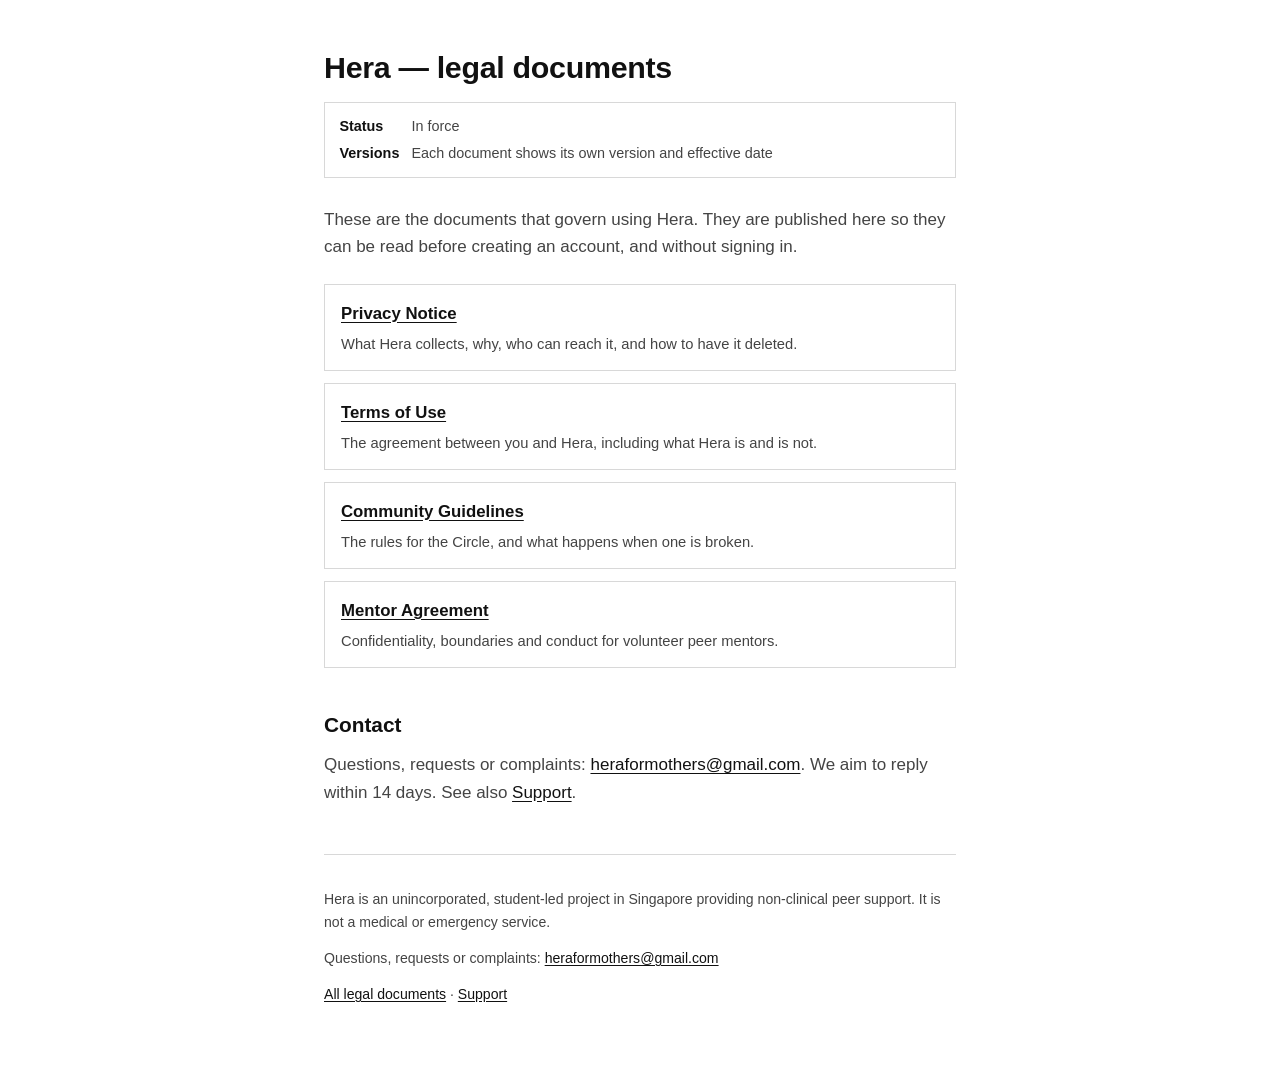
<file: index.html>
<!DOCTYPE html>
<html lang="en-SG">
<head>
<meta charset="utf-8">
<meta name="viewport" content="width=device-width, initial-scale=1">
<meta name="description" content="Hera&#x27;s Terms of Use, Privacy Notice, Community Guidelines and Mentor Agreement.">
<title>Legal &middot; Hera</title>
<link rel="stylesheet" href="./assets/style.css">
</head>
<body>
<main class="wrap">

<h1>Hera &mdash; legal documents</h1>
<div class="docmeta"><dl>
<dt>Status</dt><dd>In force</dd>
<dt>Versions</dt><dd>Each document shows its own version and effective date</dd>
</dl></div>
<p>These are the documents that govern using Hera. They are published here so they can be read
before creating an account, and without signing in.</p>
<ul class="doclist"><li><a href="./privacy/">Privacy Notice</a><p>What Hera collects, why, who can reach it, and how to have it deleted.</p></li><li><a href="./terms/">Terms of Use</a><p>The agreement between you and Hera, including what Hera is and is not.</p></li><li><a href="./community-guidelines/">Community Guidelines</a><p>The rules for the Circle, and what happens when one is broken.</p></li><li><a href="./mentor-agreement/">Mentor Agreement</a><p>Confidentiality, boundaries and conduct for volunteer peer mentors.</p></li></ul>
<h2 id="contact">Contact</h2>
<p>Questions, requests or complaints: <a href="mailto:heraformothers@gmail.com">heraformothers@gmail.com</a>.
We aim to reply within 14 days. See also <a href="./support/">Support</a>.</p>
<footer>
<p>Hera is an unincorporated, student-led project in Singapore providing non-clinical peer support.
It is not a medical or emergency service.</p>
<p>Questions, requests or complaints: <a href="mailto:heraformothers@gmail.com">heraformothers@gmail.com</a></p>
<p><a href="./">All legal documents</a> &middot; <a href="./support/">Support</a></p>
</footer>
</main>
</body>
</html>
</file>
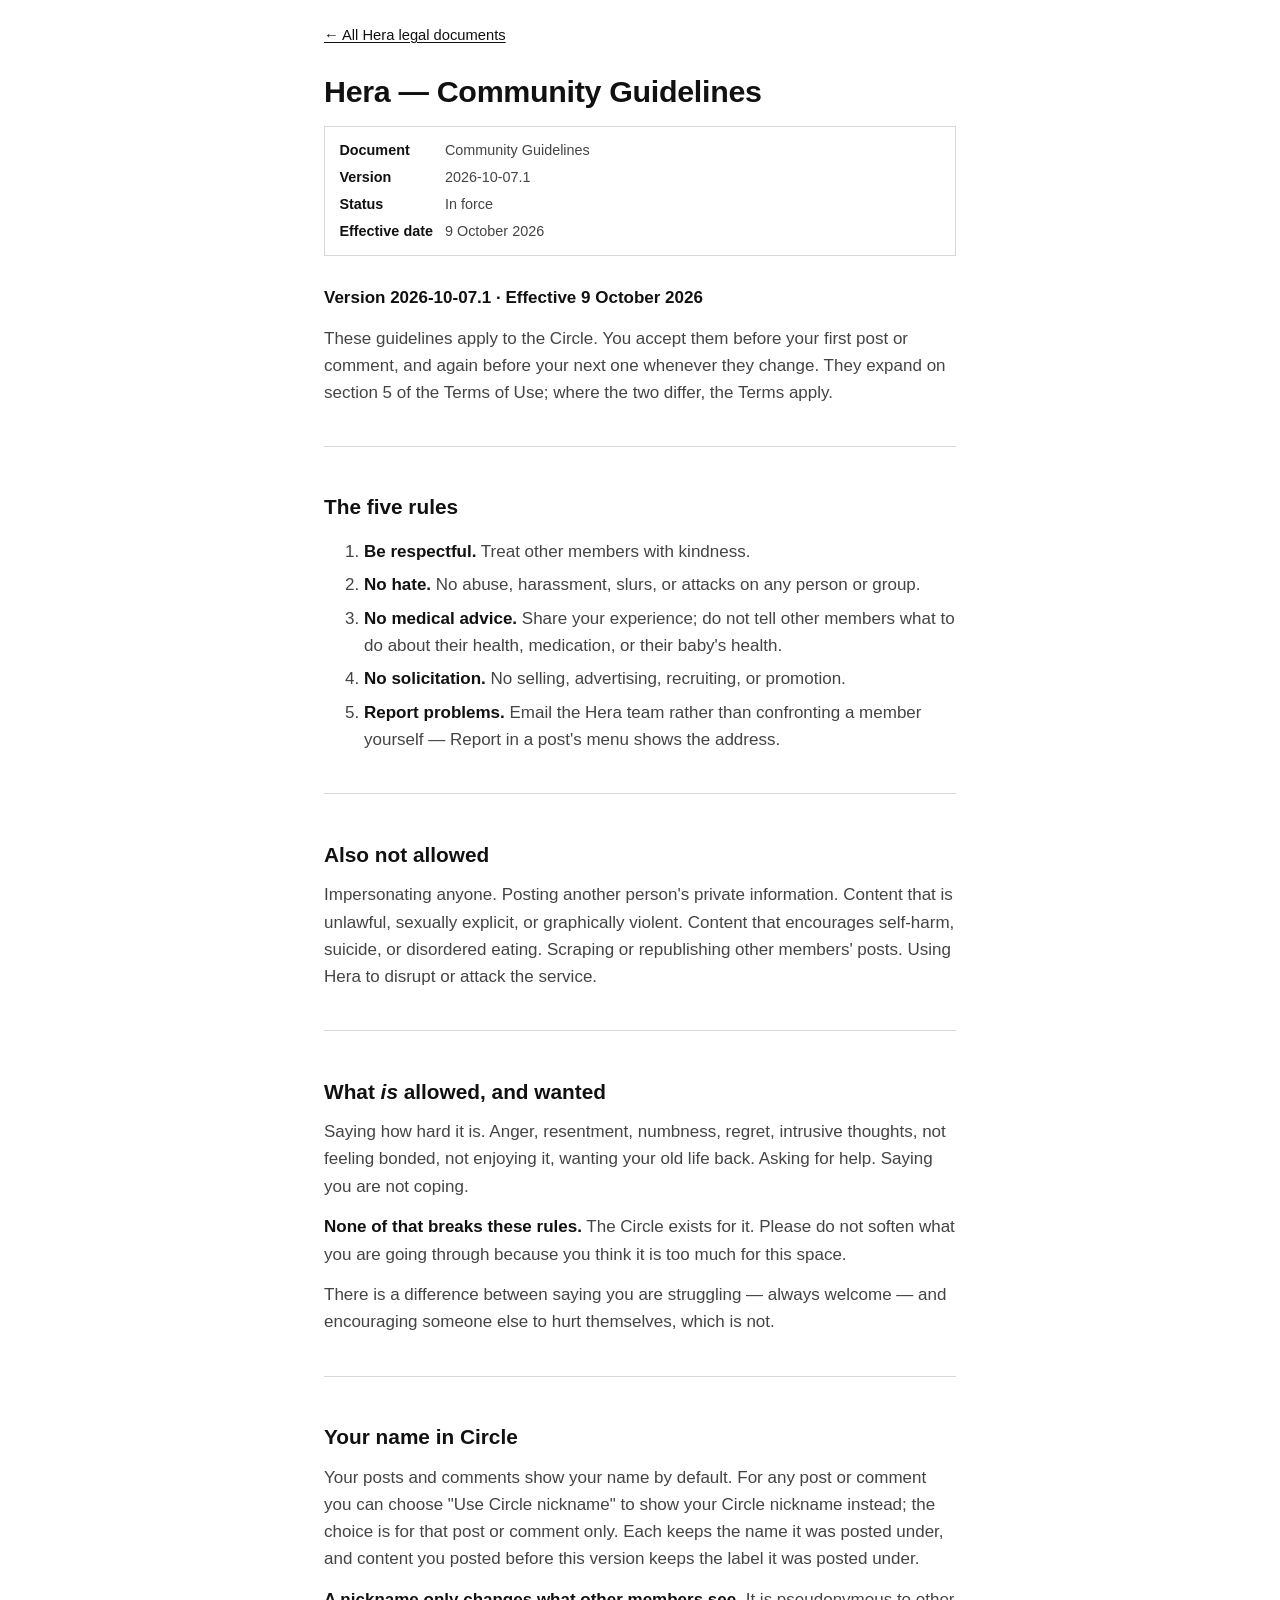
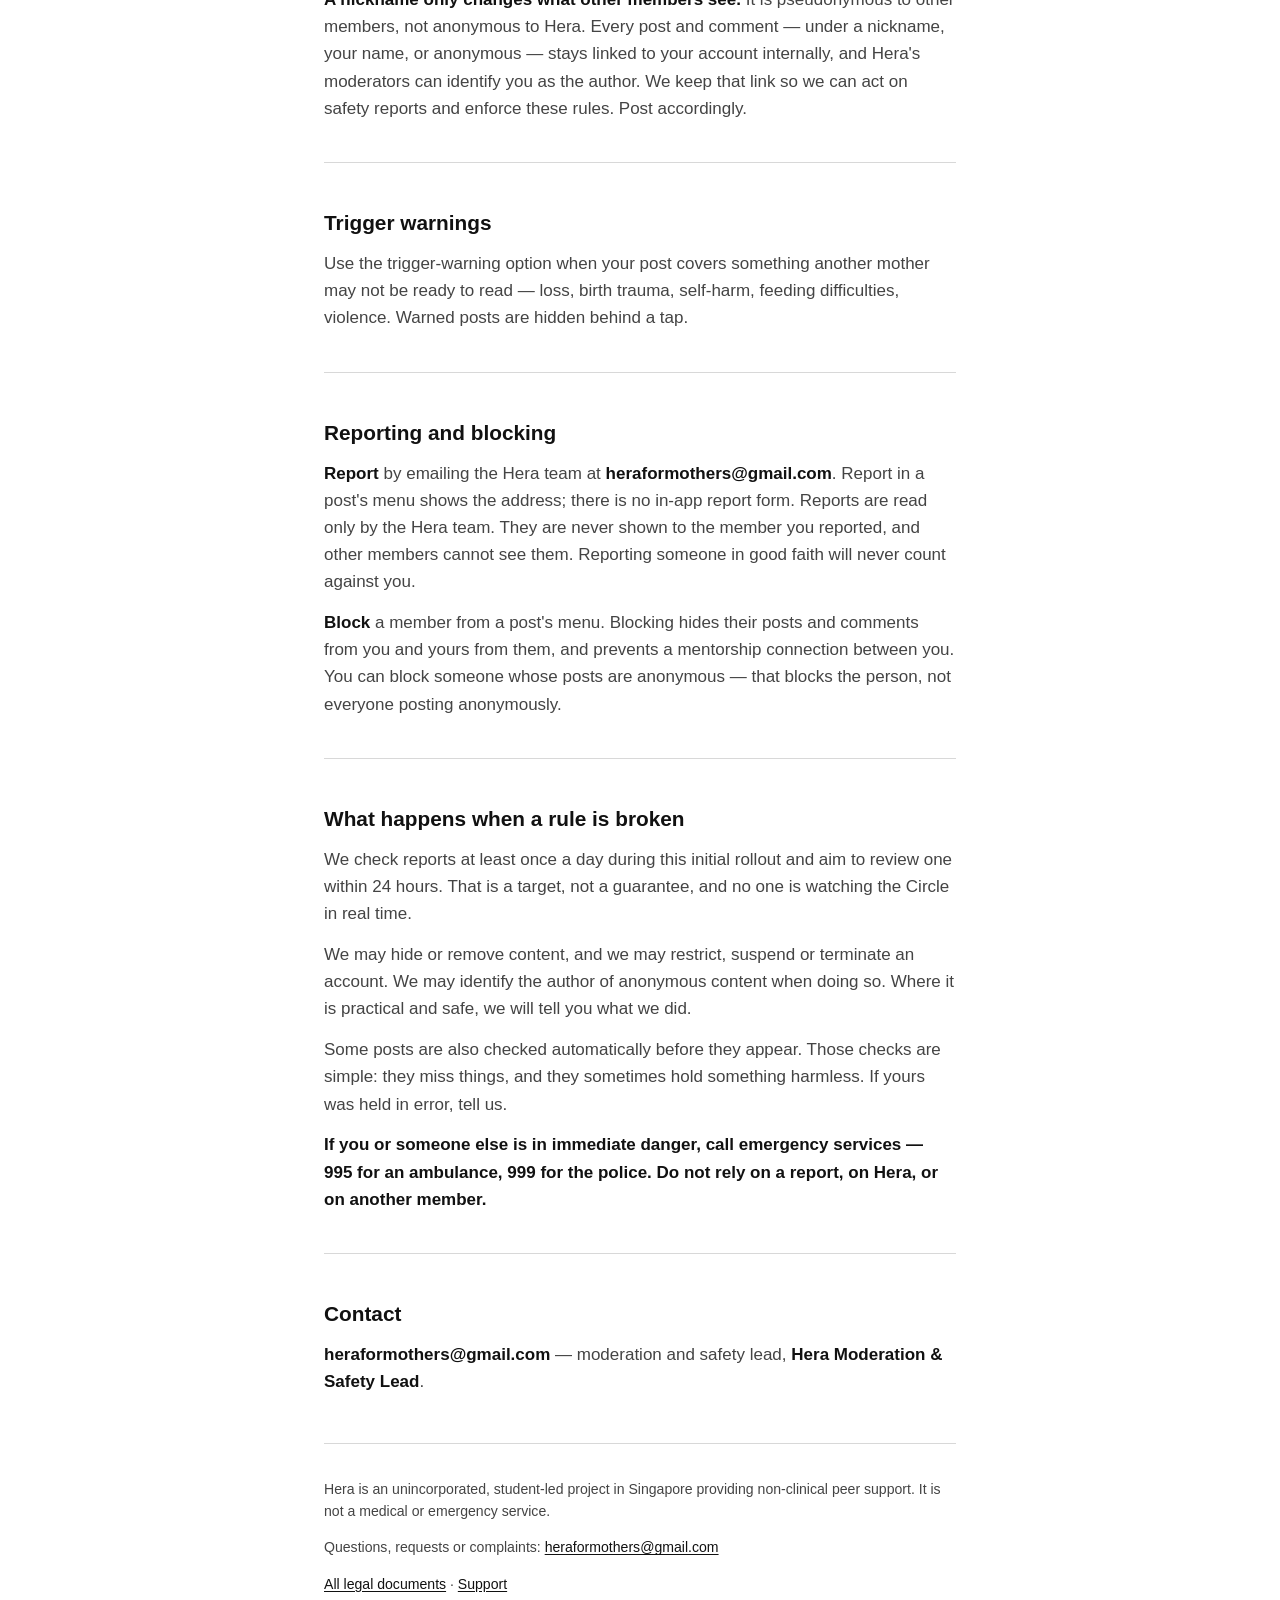
<file: community-guidelines/index.html>
<!DOCTYPE html>
<html lang="en-SG">
<head>
<meta charset="utf-8">
<meta name="viewport" content="width=device-width, initial-scale=1">
<meta name="description" content="The rules for the Circle, and what happens when one is broken.">
<title>Community Guidelines &middot; Hera</title>
<link rel="stylesheet" href="../assets/style.css">
</head>
<body>
<main class="wrap">
<p class="backlink"><a href="../">&larr; All Hera legal documents</a></p>
<h1>Hera — Community Guidelines</h1>
<div class="docmeta"><dl>
<dt>Document</dt><dd>Community Guidelines</dd>
<dt>Version</dt><dd>2026-10-07.1</dd>
<dt>Status</dt><dd>In force</dd>
<dt>Effective date</dt><dd>9 October 2026</dd>
</dl></div>
<p><strong>Version 2026-10-07.1 · Effective 9 October 2026</strong></p>
<p>These guidelines apply to the Circle. You accept them before your first post or comment, and again before your next one whenever they change. They expand on section 5 of the Terms of Use; where the two differ, the Terms apply.</p>
<hr>
<h2 id="the-five-rules">The five rules</h2>
<ol><li><strong>Be respectful.</strong> Treat other members with kindness.</li><li><strong>No hate.</strong> No abuse, harassment, slurs, or attacks on any person or group.</li><li><strong>No medical advice.</strong> Share your experience; do not tell other members what to do about their health, medication, or their baby's health.</li><li><strong>No solicitation.</strong> No selling, advertising, recruiting, or promotion.</li><li><strong>Report problems.</strong> Email the Hera team rather than confronting a member yourself — Report in a post's menu shows the address.</li></ol>
<hr>
<h2 id="also-not-allowed">Also not allowed</h2>
<p>Impersonating anyone. Posting another person's private information. Content that is unlawful, sexually explicit, or graphically violent. Content that encourages self-harm, suicide, or disordered eating. Scraping or republishing other members' posts. Using Hera to disrupt or attack the service.</p>
<hr>
<h2 id="what-is-allowed-and-wanted">What <em>is</em> allowed, and wanted</h2>
<p>Saying how hard it is. Anger, resentment, numbness, regret, intrusive thoughts, not feeling bonded, not enjoying it, wanting your old life back. Asking for help. Saying you are not coping.</p>
<p><strong>None of that breaks these rules.</strong> The Circle exists for it. Please do not soften what you are going through because you think it is too much for this space.</p>
<p>There is a difference between saying you are struggling — always welcome — and encouraging someone else to hurt themselves, which is not.</p>
<hr>
<h2 id="your-name-in-circle">Your name in Circle</h2>
<p>Your posts and comments show your name by default. For any post or comment you can choose "Use Circle nickname" to show your Circle nickname instead; the choice is for that post or comment only. Each keeps the name it was posted under, and content you posted before this version keeps the label it was posted under.</p>
<p><strong>A nickname only changes what other members see.</strong> It is pseudonymous to other members, not anonymous to Hera. Every post and comment — under a nickname, your name, or anonymous — stays linked to your account internally, and Hera's moderators can identify you as the author. We keep that link so we can act on safety reports and enforce these rules. Post accordingly.</p>
<hr>
<h2 id="trigger-warnings">Trigger warnings</h2>
<p>Use the trigger-warning option when your post covers something another mother may not be ready to read — loss, birth trauma, self-harm, feeding difficulties, violence. Warned posts are hidden behind a tap.</p>
<hr>
<h2 id="reporting-and-blocking">Reporting and blocking</h2>
<p><strong>Report</strong> by emailing the Hera team at <strong>heraformothers@gmail.com</strong>. Report in a post's menu shows the address; there is no in-app report form. Reports are read only by the Hera team. They are never shown to the member you reported, and other members cannot see them. Reporting someone in good faith will never count against you.</p>
<p><strong>Block</strong> a member from a post's menu. Blocking hides their posts and comments from you and yours from them, and prevents a mentorship connection between you. You can block someone whose posts are anonymous — that blocks the person, not everyone posting anonymously.</p>
<hr>
<h2 id="what-happens-when-a-rule-is-broken">What happens when a rule is broken</h2>
<p>We check reports at least once a day during this initial rollout and aim to review one within 24 hours. That is a target, not a guarantee, and no one is watching the Circle in real time.</p>
<p>We may hide or remove content, and we may restrict, suspend or terminate an account. We may identify the author of anonymous content when doing so. Where it is practical and safe, we will tell you what we did.</p>
<p>Some posts are also checked automatically before they appear. Those checks are simple: they miss things, and they sometimes hold something harmless. If yours was held in error, tell us.</p>
<p><strong>If you or someone else is in immediate danger, call emergency services — 995 for an ambulance, 999 for the police. Do not rely on a report, on Hera, or on another member.</strong></p>
<hr>
<h2 id="contact">Contact</h2>
<p><strong>heraformothers@gmail.com</strong> — moderation and safety lead, <strong>Hera Moderation &amp; Safety Lead</strong>.</p>
<footer>
<p>Hera is an unincorporated, student-led project in Singapore providing non-clinical peer support.
It is not a medical or emergency service.</p>
<p>Questions, requests or complaints: <a href="mailto:heraformothers@gmail.com">heraformothers@gmail.com</a></p>
<p><a href="../">All legal documents</a> &middot; <a href="../support/">Support</a></p>
</footer>
</main>
</body>
</html>
</file>
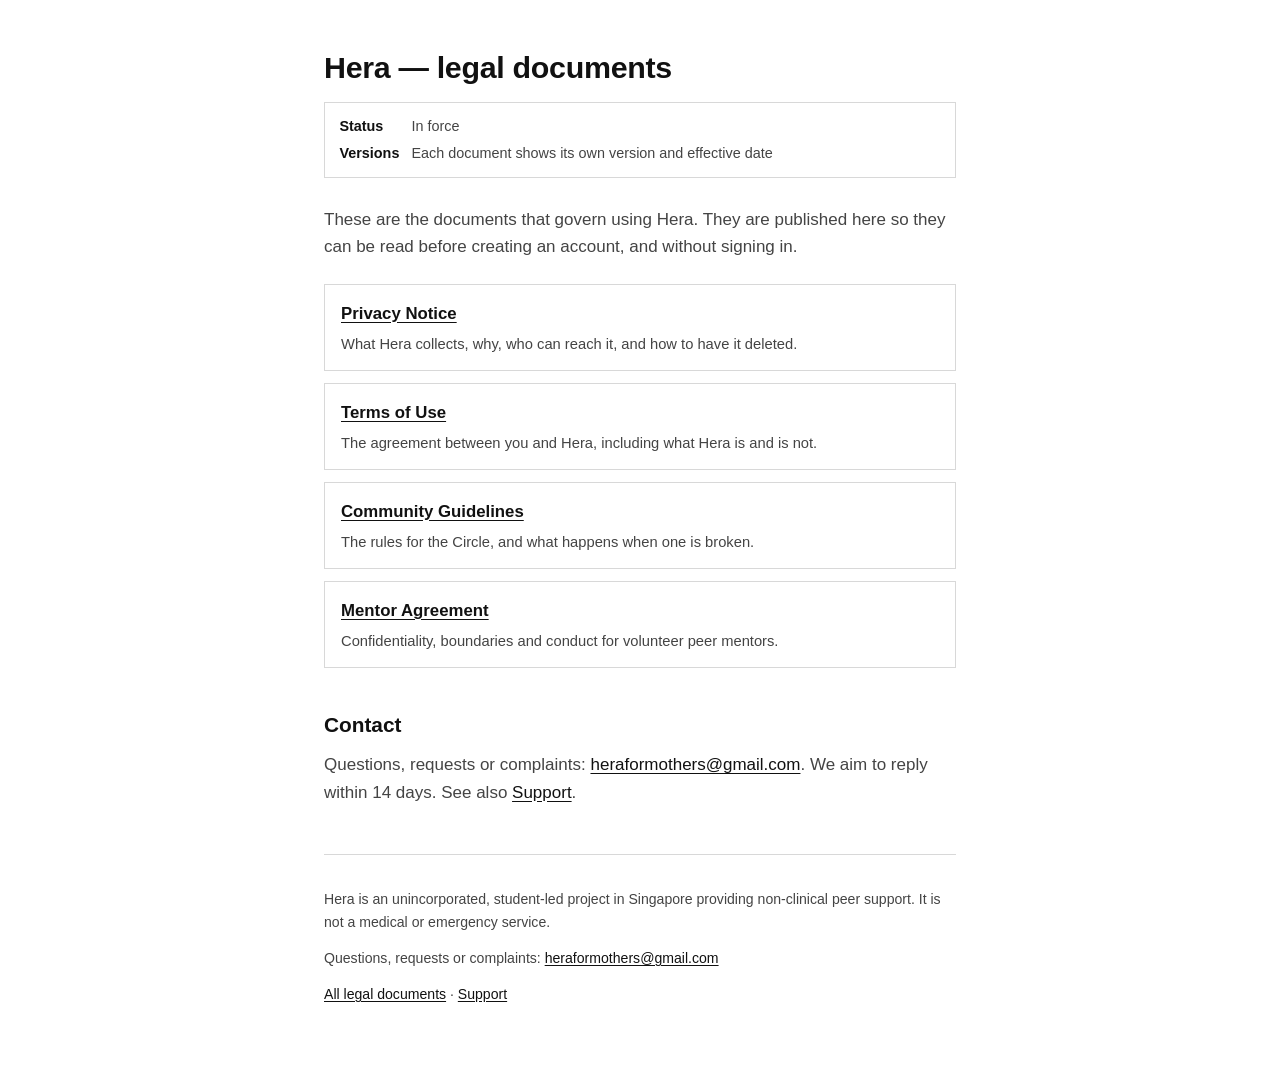
<file: legal/index.html>
<!DOCTYPE html>
<html lang="en-SG">
<head>
<meta charset="utf-8">
<meta name="viewport" content="width=device-width, initial-scale=1">
<meta name="robots" content="noindex, nofollow">
<meta http-equiv="refresh" content="0; url=../">
<link rel="canonical" href="../">
<title>Legal documents &middot; Hera</title>
<link rel="stylesheet" href="../assets/style.css">
</head>
<body>
<main class="wrap">
<h1>Legal documents</h1>
<p>This page has moved. If you are not redirected automatically,
<a href="../">continue to the legal index</a>.</p>
</main>
</body>
</html>
</file>
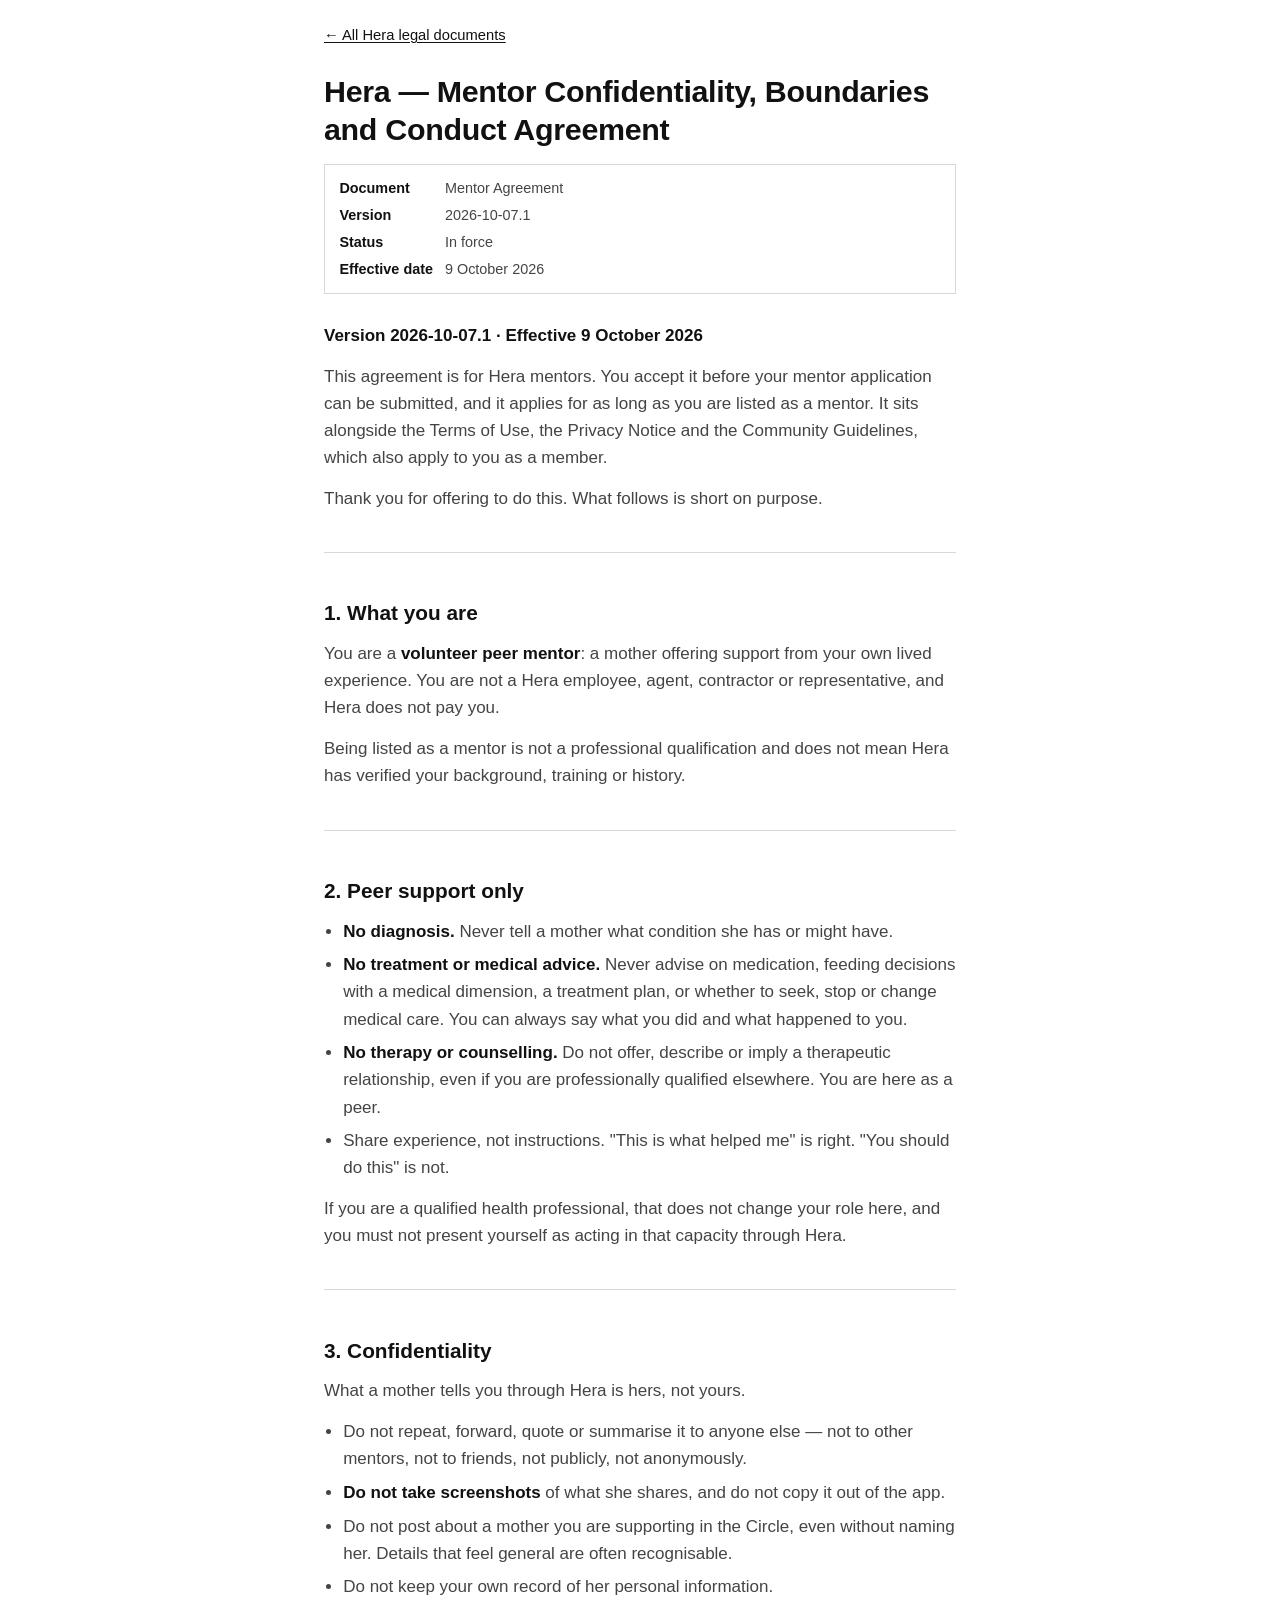
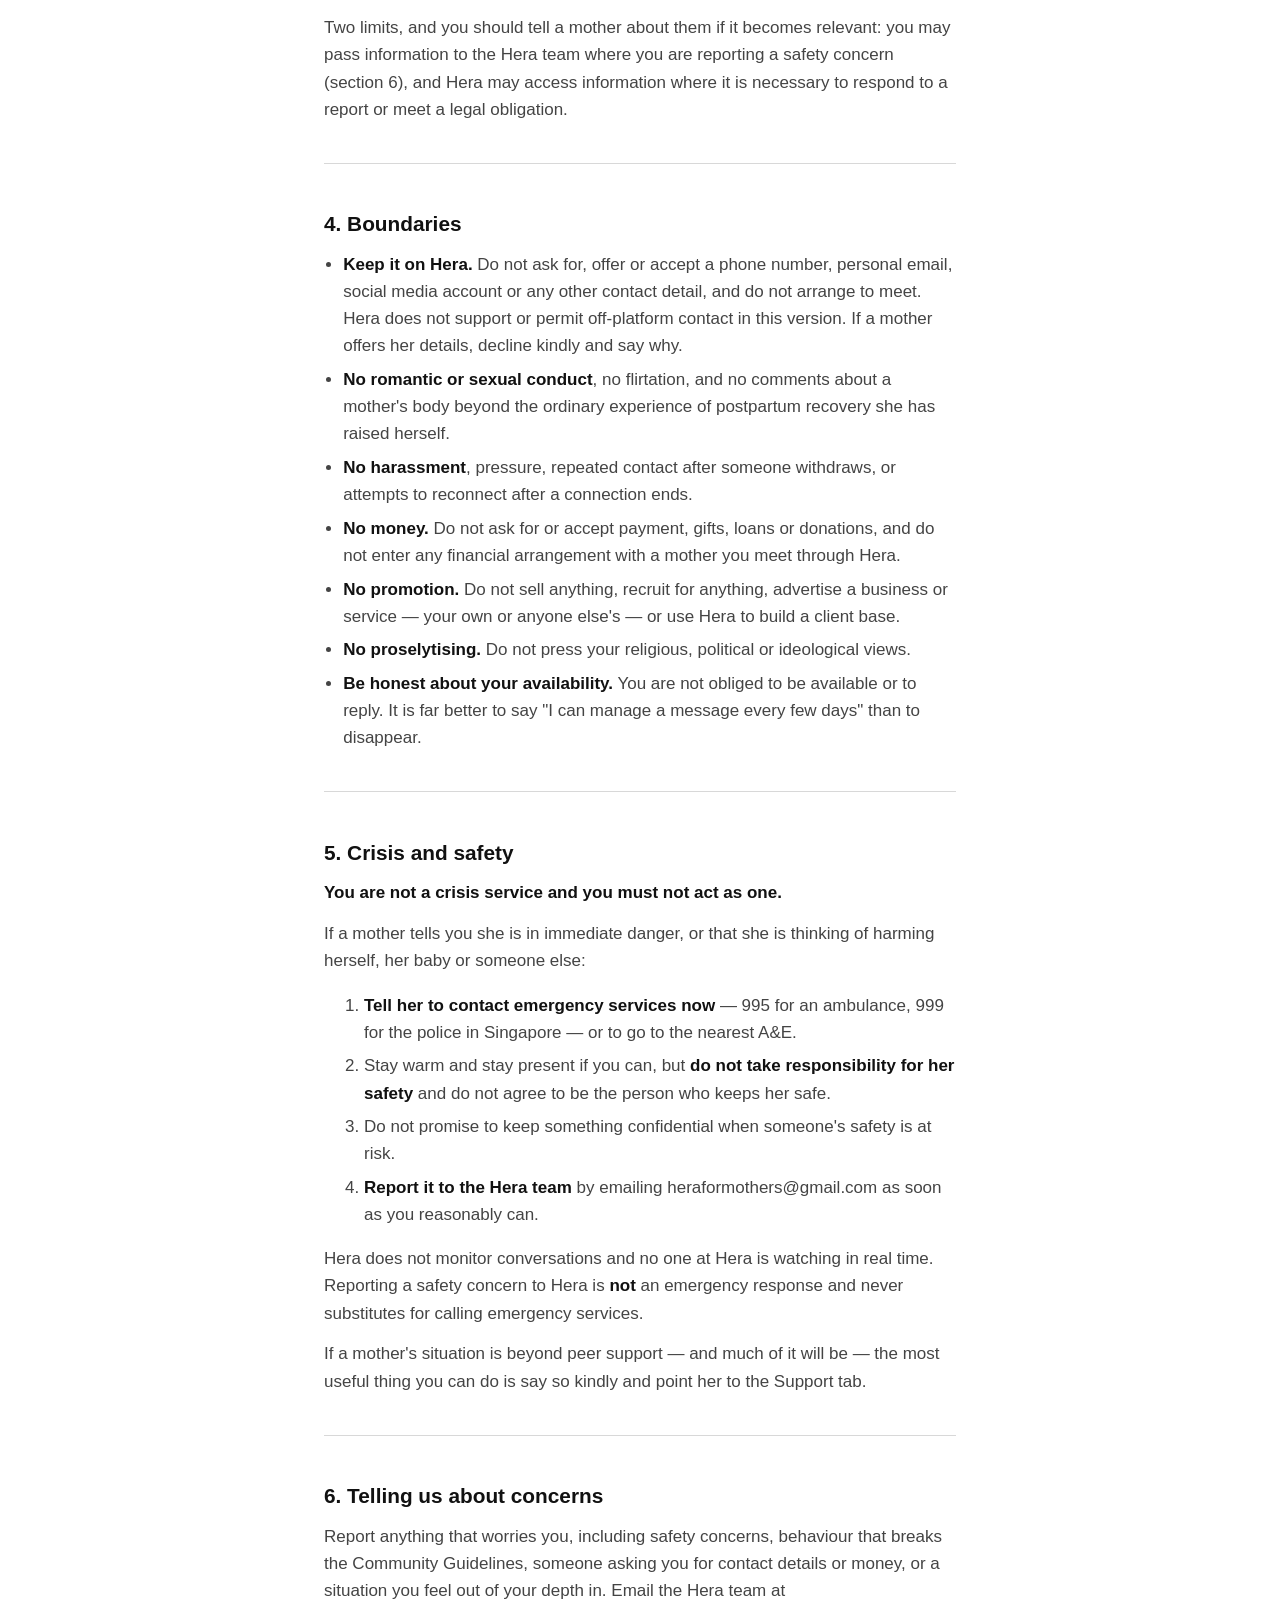
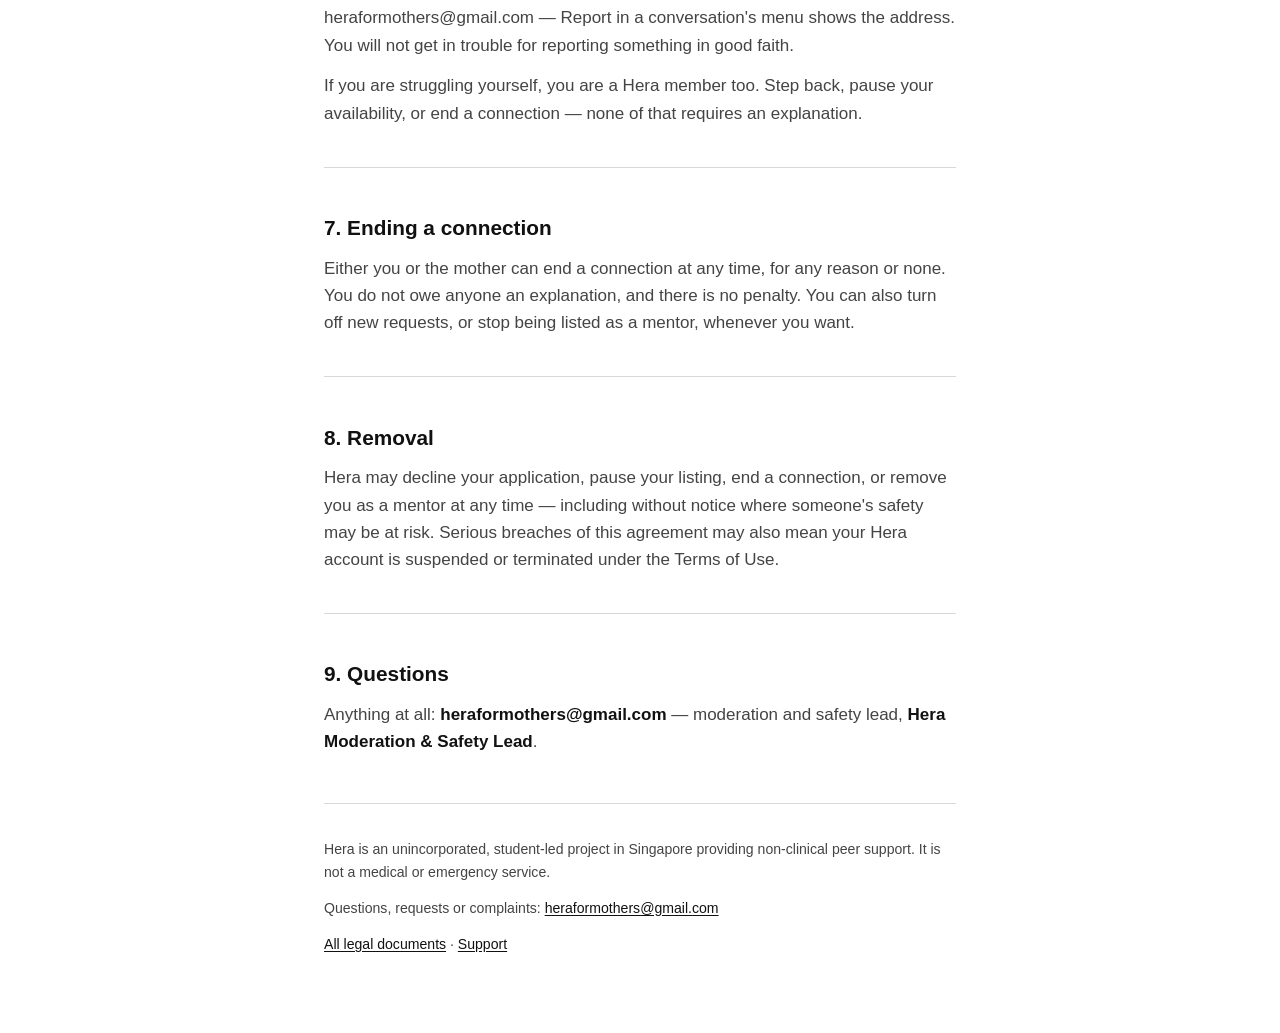
<file: mentor-agreement/index.html>
<!DOCTYPE html>
<html lang="en-SG">
<head>
<meta charset="utf-8">
<meta name="viewport" content="width=device-width, initial-scale=1">
<meta name="description" content="Confidentiality, boundaries and conduct for volunteer peer mentors.">
<title>Mentor Agreement &middot; Hera</title>
<link rel="stylesheet" href="../assets/style.css">
</head>
<body>
<main class="wrap">
<p class="backlink"><a href="../">&larr; All Hera legal documents</a></p>
<h1>Hera — Mentor Confidentiality, Boundaries and Conduct Agreement</h1>
<div class="docmeta"><dl>
<dt>Document</dt><dd>Mentor Agreement</dd>
<dt>Version</dt><dd>2026-10-07.1</dd>
<dt>Status</dt><dd>In force</dd>
<dt>Effective date</dt><dd>9 October 2026</dd>
</dl></div>
<p><strong>Version 2026-10-07.1 · Effective 9 October 2026</strong></p>
<p>This agreement is for Hera mentors. You accept it before your mentor application can be submitted, and it applies for as long as you are listed as a mentor. It sits alongside the Terms of Use, the Privacy Notice and the Community Guidelines, which also apply to you as a member.</p>
<p>Thank you for offering to do this. What follows is short on purpose.</p>
<hr>
<h2 id="what-you-are">1. What you are</h2>
<p>You are a <strong>volunteer peer mentor</strong>: a mother offering support from your own lived experience. You are not a Hera employee, agent, contractor or representative, and Hera does not pay you.</p>
<p>Being listed as a mentor is not a professional qualification and does not mean Hera has verified your background, training or history.</p>
<hr>
<h2 id="peer-support-only">2. Peer support only</h2>
<ul><li><strong>No diagnosis.</strong> Never tell a mother what condition she has or might have.</li><li><strong>No treatment or medical advice.</strong> Never advise on medication, feeding decisions with a medical dimension, a treatment plan, or whether to seek, stop or change medical care. You can always say what you did and what happened to you.</li><li><strong>No therapy or counselling.</strong> Do not offer, describe or imply a therapeutic relationship, even if you are professionally qualified elsewhere. You are here as a peer.</li><li>Share experience, not instructions. "This is what helped me" is right. "You should do this" is not.</li></ul>
<p>If you are a qualified health professional, that does not change your role here, and you must not present yourself as acting in that capacity through Hera.</p>
<hr>
<h2 id="confidentiality">3. Confidentiality</h2>
<p>What a mother tells you through Hera is hers, not yours.</p>
<ul><li>Do not repeat, forward, quote or summarise it to anyone else — not to other mentors, not to friends, not publicly, not anonymously.</li><li><strong>Do not take screenshots</strong> of what she shares, and do not copy it out of the app.</li><li>Do not post about a mother you are supporting in the Circle, even without naming her. Details that feel general are often recognisable.</li><li>Do not keep your own record of her personal information.</li></ul>
<p>Two limits, and you should tell a mother about them if it becomes relevant: you may pass information to the Hera team where you are reporting a safety concern (section 6), and Hera may access information where it is necessary to respond to a report or meet a legal obligation.</p>
<hr>
<h2 id="boundaries">4. Boundaries</h2>
<ul><li><strong>Keep it on Hera.</strong> Do not ask for, offer or accept a phone number, personal email, social media account or any other contact detail, and do not arrange to meet. Hera does not support or permit off-platform contact in this version. If a mother offers her details, decline kindly and say why.</li><li><strong>No romantic or sexual conduct</strong>, no flirtation, and no comments about a mother's body beyond the ordinary experience of postpartum recovery she has raised herself.</li><li><strong>No harassment</strong>, pressure, repeated contact after someone withdraws, or attempts to reconnect after a connection ends.</li><li><strong>No money.</strong> Do not ask for or accept payment, gifts, loans or donations, and do not enter any financial arrangement with a mother you meet through Hera.</li><li><strong>No promotion.</strong> Do not sell anything, recruit for anything, advertise a business or service — your own or anyone else's — or use Hera to build a client base.</li><li><strong>No proselytising.</strong> Do not press your religious, political or ideological views.</li><li><strong>Be honest about your availability.</strong> You are not obliged to be available or to reply. It is far better to say "I can manage a message every few days" than to disappear.</li></ul>
<hr>
<h2 id="crisis-and-safety">5. Crisis and safety</h2>
<p><strong>You are not a crisis service and you must not act as one.</strong></p>
<p>If a mother tells you she is in immediate danger, or that she is thinking of harming herself, her baby or someone else:</p>
<ol><li><strong>Tell her to contact emergency services now</strong> — 995 for an ambulance, 999 for the police in Singapore — or to go to the nearest A&amp;E.</li><li>Stay warm and stay present if you can, but <strong>do not take responsibility for her safety</strong> and do not agree to be the person who keeps her safe.</li><li>Do not promise to keep something confidential when someone's safety is at risk.</li><li><strong>Report it to the Hera team</strong> by emailing heraformothers@gmail.com as soon as you reasonably can.</li></ol>
<p>Hera does not monitor conversations and no one at Hera is watching in real time. Reporting a safety concern to Hera is <strong>not</strong> an emergency response and never substitutes for calling emergency services.</p>
<p>If a mother's situation is beyond peer support — and much of it will be — the most useful thing you can do is say so kindly and point her to the Support tab.</p>
<hr>
<h2 id="telling-us-about-concerns">6. Telling us about concerns</h2>
<p>Report anything that worries you, including safety concerns, behaviour that breaks the Community Guidelines, someone asking you for contact details or money, or a situation you feel out of your depth in. Email the Hera team at heraformothers@gmail.com — Report in a conversation's menu shows the address. You will not get in trouble for reporting something in good faith.</p>
<p>If you are struggling yourself, you are a Hera member too. Step back, pause your availability, or end a connection — none of that requires an explanation.</p>
<hr>
<h2 id="ending-a-connection">7. Ending a connection</h2>
<p>Either you or the mother can end a connection at any time, for any reason or none. You do not owe anyone an explanation, and there is no penalty. You can also turn off new requests, or stop being listed as a mentor, whenever you want.</p>
<hr>
<h2 id="removal">8. Removal</h2>
<p>Hera may decline your application, pause your listing, end a connection, or remove you as a mentor at any time — including without notice where someone's safety may be at risk. Serious breaches of this agreement may also mean your Hera account is suspended or terminated under the Terms of Use.</p>
<hr>
<h2 id="questions">9. Questions</h2>
<p>Anything at all: <strong>heraformothers@gmail.com</strong> — moderation and safety lead, <strong>Hera Moderation &amp; Safety Lead</strong>.</p>
<footer>
<p>Hera is an unincorporated, student-led project in Singapore providing non-clinical peer support.
It is not a medical or emergency service.</p>
<p>Questions, requests or complaints: <a href="mailto:heraformothers@gmail.com">heraformothers@gmail.com</a></p>
<p><a href="../">All legal documents</a> &middot; <a href="../support/">Support</a></p>
</footer>
</main>
</body>
</html>
</file>
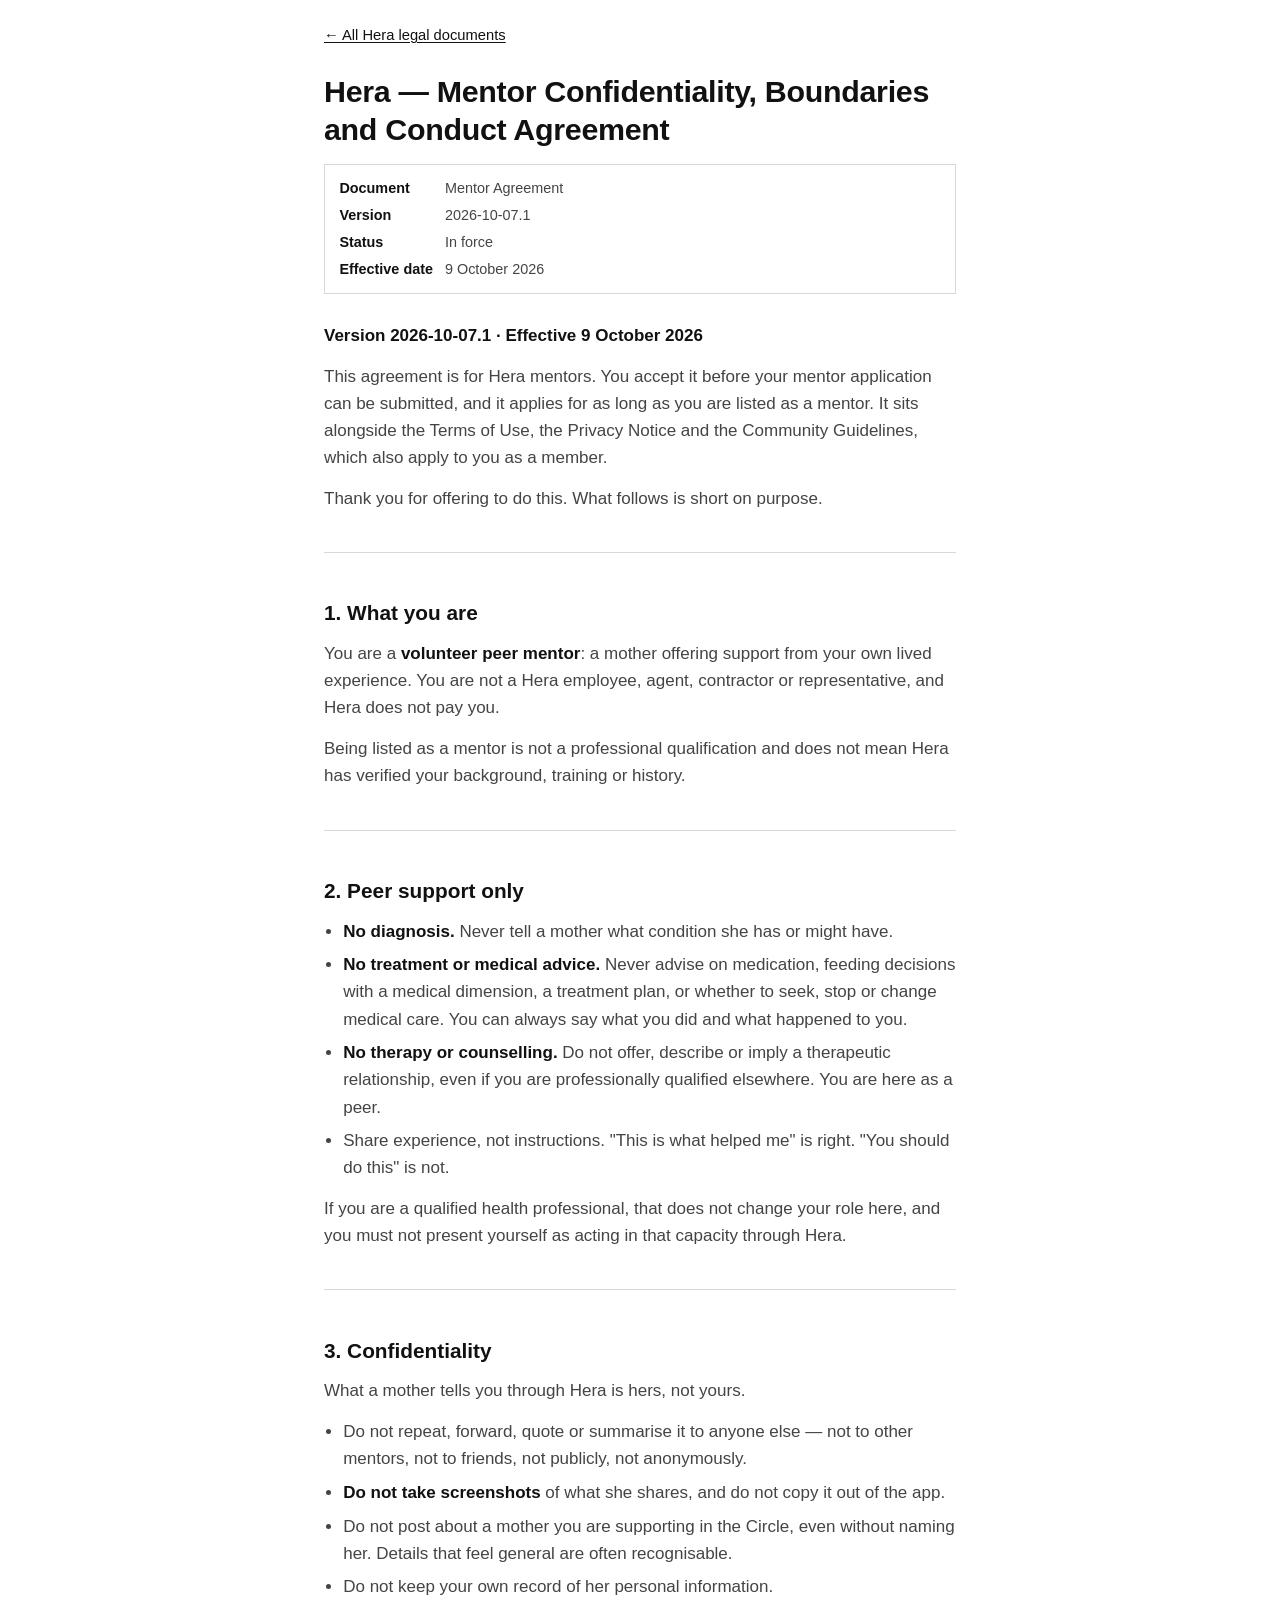
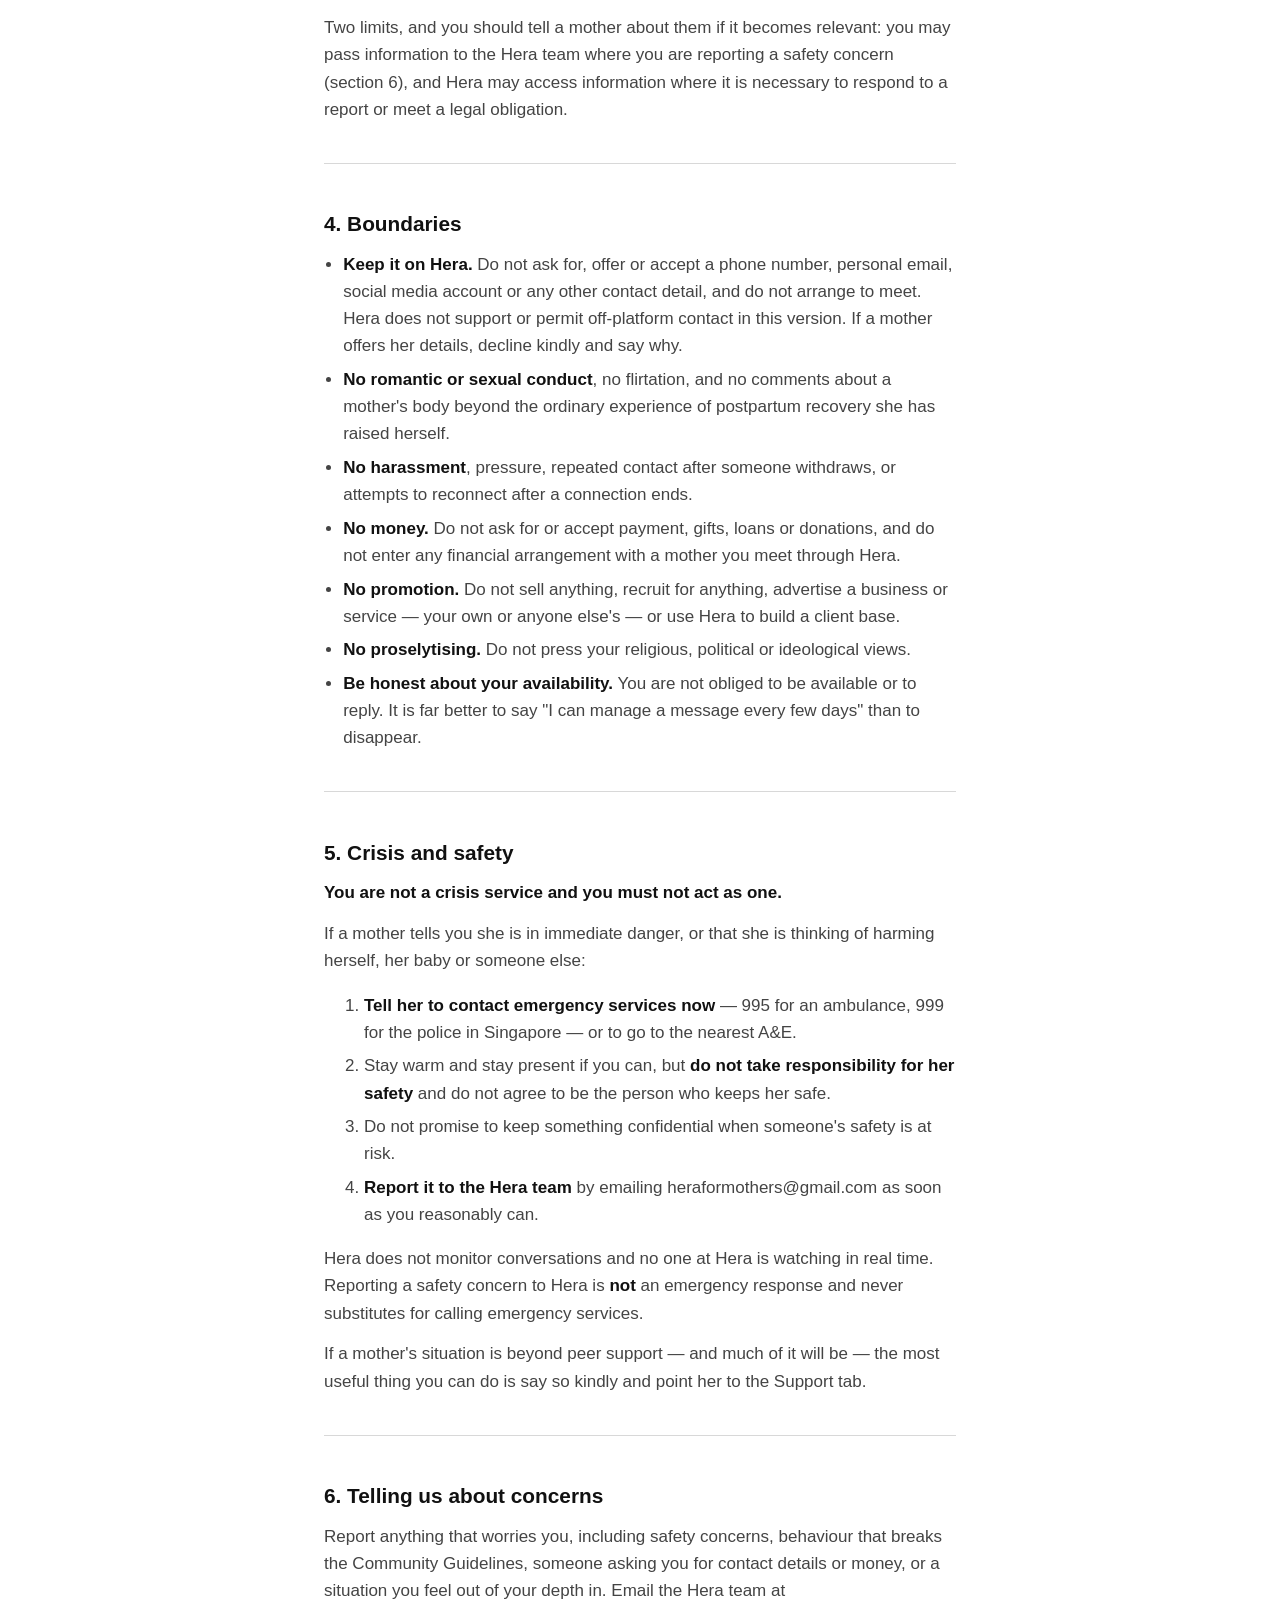
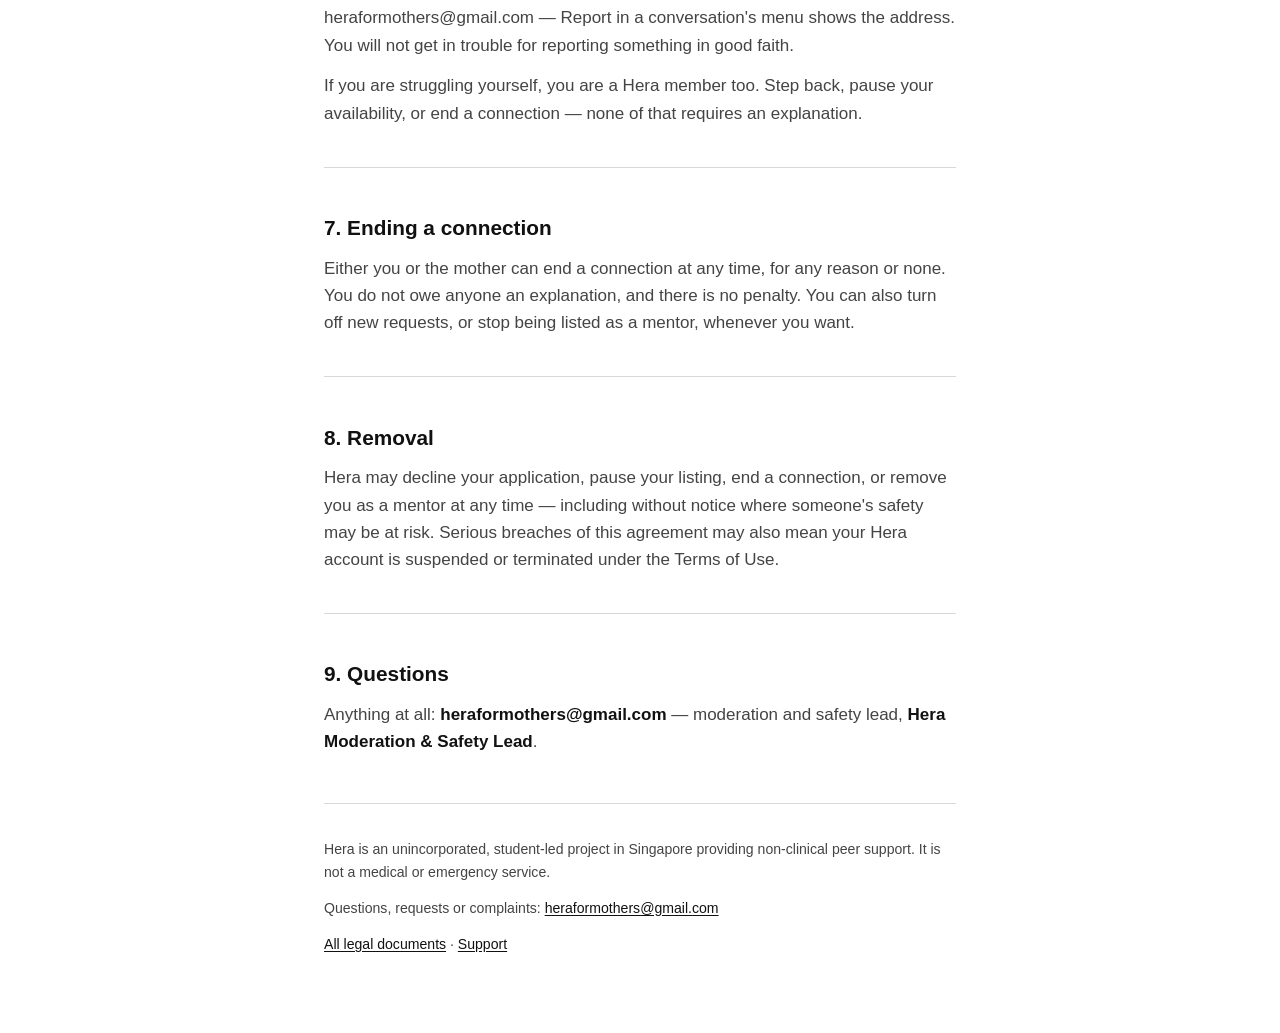
<file: mentor-code/index.html>
<!DOCTYPE html>
<html lang="en-SG">
<head>
<meta charset="utf-8">
<meta name="viewport" content="width=device-width, initial-scale=1">
<meta name="robots" content="noindex, nofollow">
<meta http-equiv="refresh" content="0; url=../mentor-agreement/">
<link rel="canonical" href="../mentor-agreement/">
<title>Mentor Code &amp; Boundaries &middot; Hera</title>
<link rel="stylesheet" href="../assets/style.css">
</head>
<body>
<main class="wrap">
<h1>Mentor Code &amp; Boundaries</h1>
<p>This page has moved. If you are not redirected automatically,
<a href="../mentor-agreement/">continue to the Mentor Agreement</a>.</p>
</main>
</body>
</html>
</file>
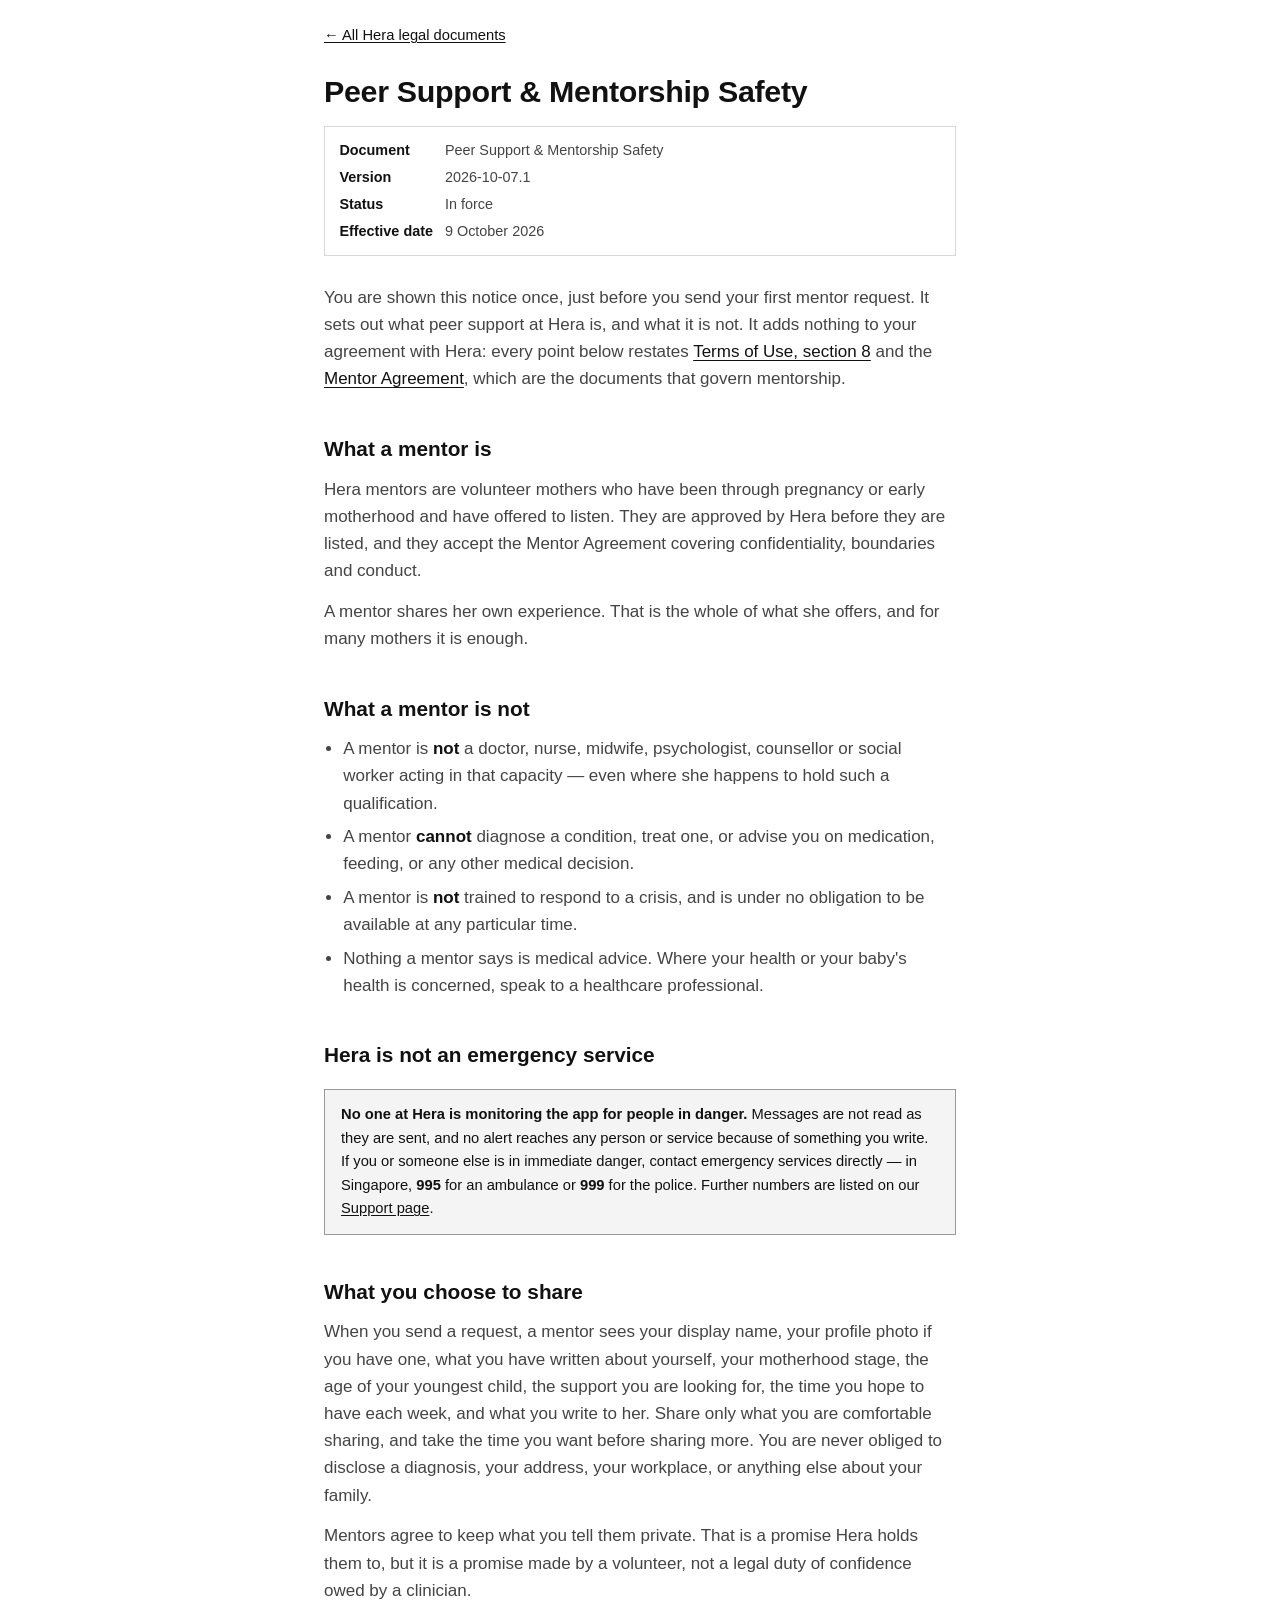
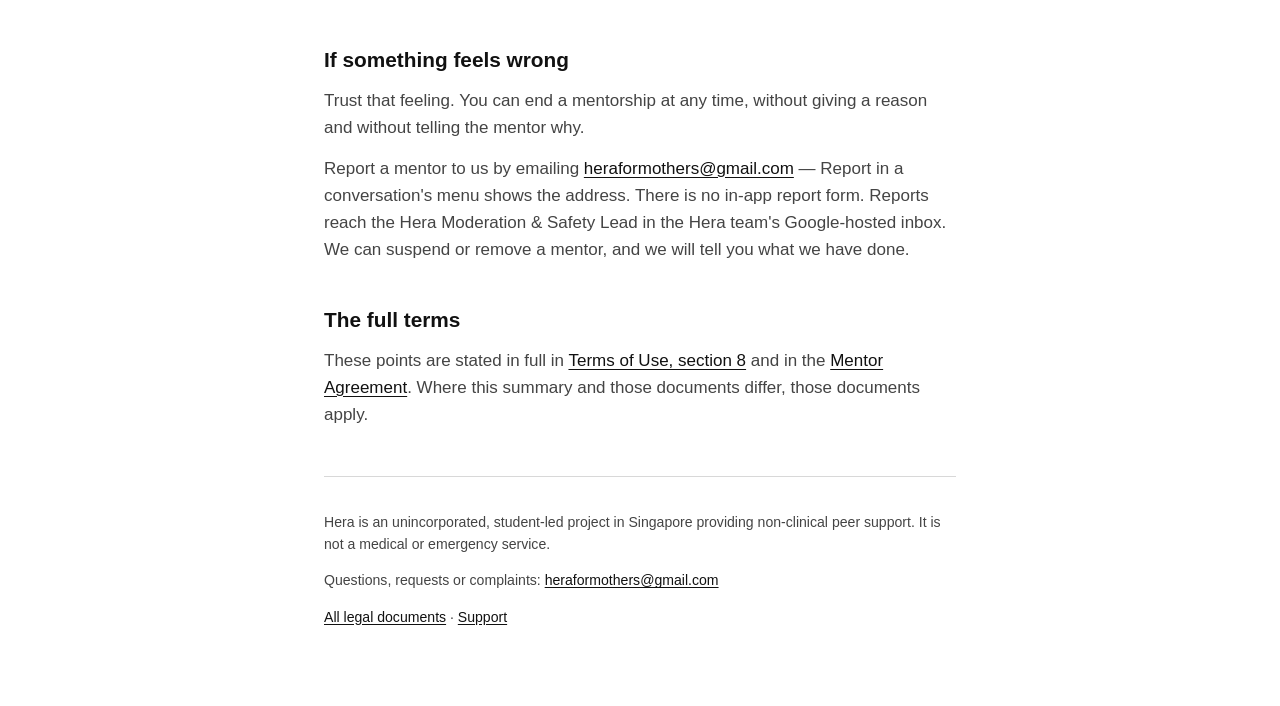
<file: peer-support/index.html>
<!DOCTYPE html>
<html lang="en-SG">
<head>
<meta charset="utf-8">
<meta name="viewport" content="width=device-width, initial-scale=1">
<meta name="description" content="What peer support at Hera is, and is not.">
<title>Peer Support &amp; Mentorship Safety &middot; Hera</title>
<link rel="stylesheet" href="../assets/style.css">
</head>
<body>
<main class="wrap">
<p class="backlink"><a href="../">&larr; All Hera legal documents</a></p>
<h1>Peer Support &amp; Mentorship Safety</h1>
<div class="docmeta"><dl>
<dt>Document</dt><dd>Peer Support &amp; Mentorship Safety</dd>
<dt>Version</dt><dd>2026-10-07.1</dd>
<dt>Status</dt><dd>In force</dd>
<dt>Effective date</dt><dd>9 October 2026</dd>
</dl></div>
<p>You are shown this notice once, just before you send your first mentor request. It sets out what
peer support at Hera is, and what it is not. It adds nothing to your agreement with Hera: every
point below restates <a href="../terms/#mentorship">Terms of Use, section 8</a> and the
<a href="../mentor-agreement/">Mentor Agreement</a>, which are the documents that govern mentorship.</p>

<h2 id="what-a-mentor-is">What a mentor is</h2>
<p>Hera mentors are volunteer mothers who have been through pregnancy or early motherhood and have
offered to listen. They are approved by Hera before they are listed, and they accept the Mentor
Agreement covering confidentiality, boundaries and conduct.</p>
<p>A mentor shares her own experience. That is the whole of what she offers, and for many mothers it
is enough.</p>

<h2 id="what-a-mentor-is-not">What a mentor is not</h2>
<ul>
<li>A mentor is <strong>not</strong> a doctor, nurse, midwife, psychologist, counsellor or social
worker acting in that capacity &mdash; even where she happens to hold such a qualification.</li>
<li>A mentor <strong>cannot</strong> diagnose a condition, treat one, or advise you on medication,
feeding, or any other medical decision.</li>
<li>A mentor is <strong>not</strong> trained to respond to a crisis, and is under no obligation to
be available at any particular time.</li>
<li>Nothing a mentor says is medical advice. Where your health or your baby's health is concerned,
speak to a healthcare professional.</li>
</ul>

<h2 id="hera-is-not-an-emergency-service">Hera is not an emergency service</h2>
<div class="reviewnote"><p><strong>No one at Hera is monitoring the app for people in danger.</strong>
Messages are not read as they are sent, and no alert reaches any person or service because of
something you write. If you or someone else is in immediate danger, contact emergency services
directly &mdash; in Singapore, <strong>995</strong> for an ambulance or <strong>999</strong> for the
police. Further numbers are listed on our <a href="../support/">Support page</a>.</p></div>

<h2 id="what-you-choose-to-share">What you choose to share</h2>
<p>When you send a request, a mentor sees your display name, your profile photo if you have one, what
you have written about yourself, your motherhood stage, the age of your youngest child, the support you are looking for, the time you hope
to have each week, and what you write to her. Share only what you are
comfortable sharing, and take the time you want before sharing more. You are never obliged to
disclose a diagnosis, your address, your workplace, or anything else about your family.</p>
<p>Mentors agree to keep what you tell them private. That is a promise Hera holds them to, but it is
a promise made by a volunteer, not a legal duty of confidence owed by a clinician.</p>

<h2 id="if-something-feels-wrong">If something feels wrong</h2>
<p>Trust that feeling. You can end a mentorship at any time, without giving a reason and without
telling the mentor why.</p>
<p>Report a mentor to us by emailing
<a href="mailto:heraformothers@gmail.com">heraformothers@gmail.com</a> &mdash; Report in a conversation's menu shows
the address. There is no in-app report form. Reports reach the Hera Moderation &amp; Safety Lead in
the Hera team's Google-hosted inbox. We can suspend or remove a mentor, and we will tell you what we
have done.</p>

<h2 id="more">The full terms</h2>
<p>These points are stated in full in <a href="../terms/#mentorship">Terms of Use, section 8</a> and
in the <a href="../mentor-agreement/">Mentor Agreement</a>. Where this summary and those documents
differ, those documents apply.</p>
<footer>
<p>Hera is an unincorporated, student-led project in Singapore providing non-clinical peer support.
It is not a medical or emergency service.</p>
<p>Questions, requests or complaints: <a href="mailto:heraformothers@gmail.com">heraformothers@gmail.com</a></p>
<p><a href="../">All legal documents</a> &middot; <a href="../support/">Support</a></p>
</footer>
</main>
</body>
</html>
</file>
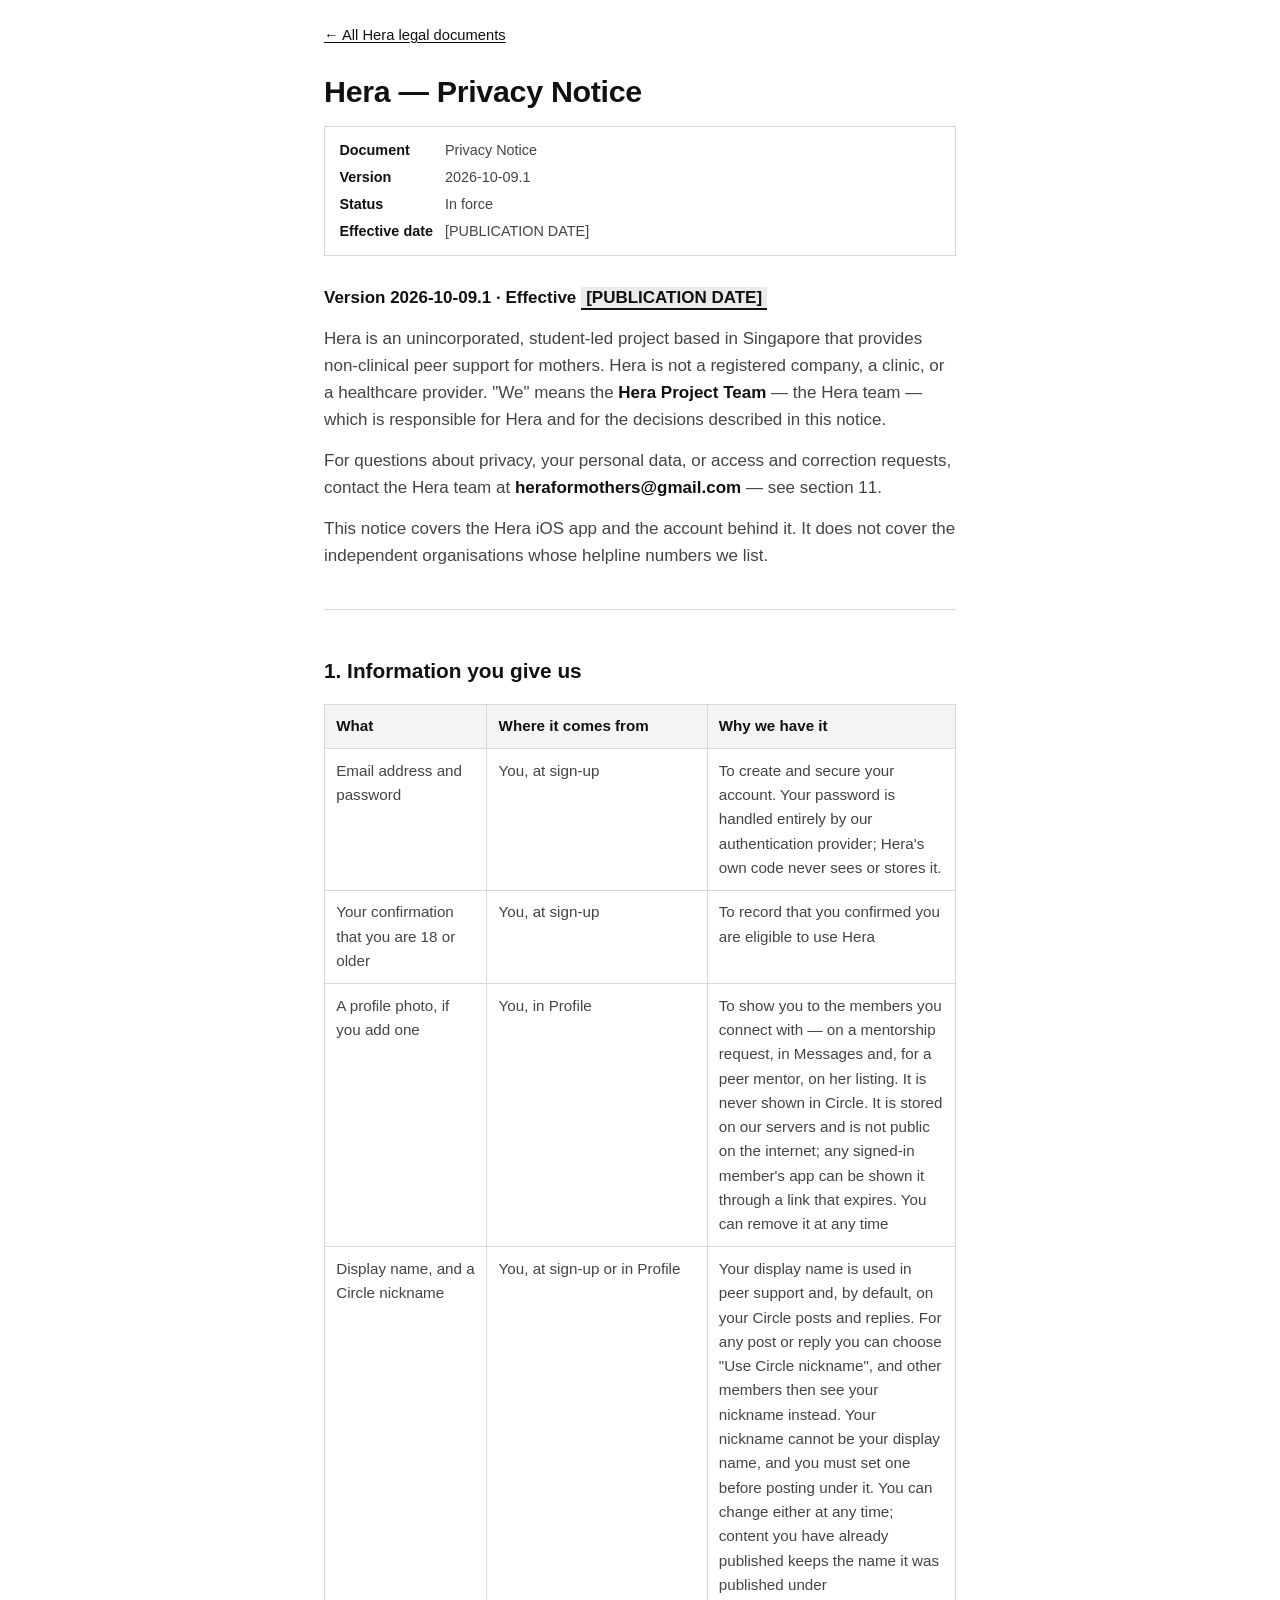
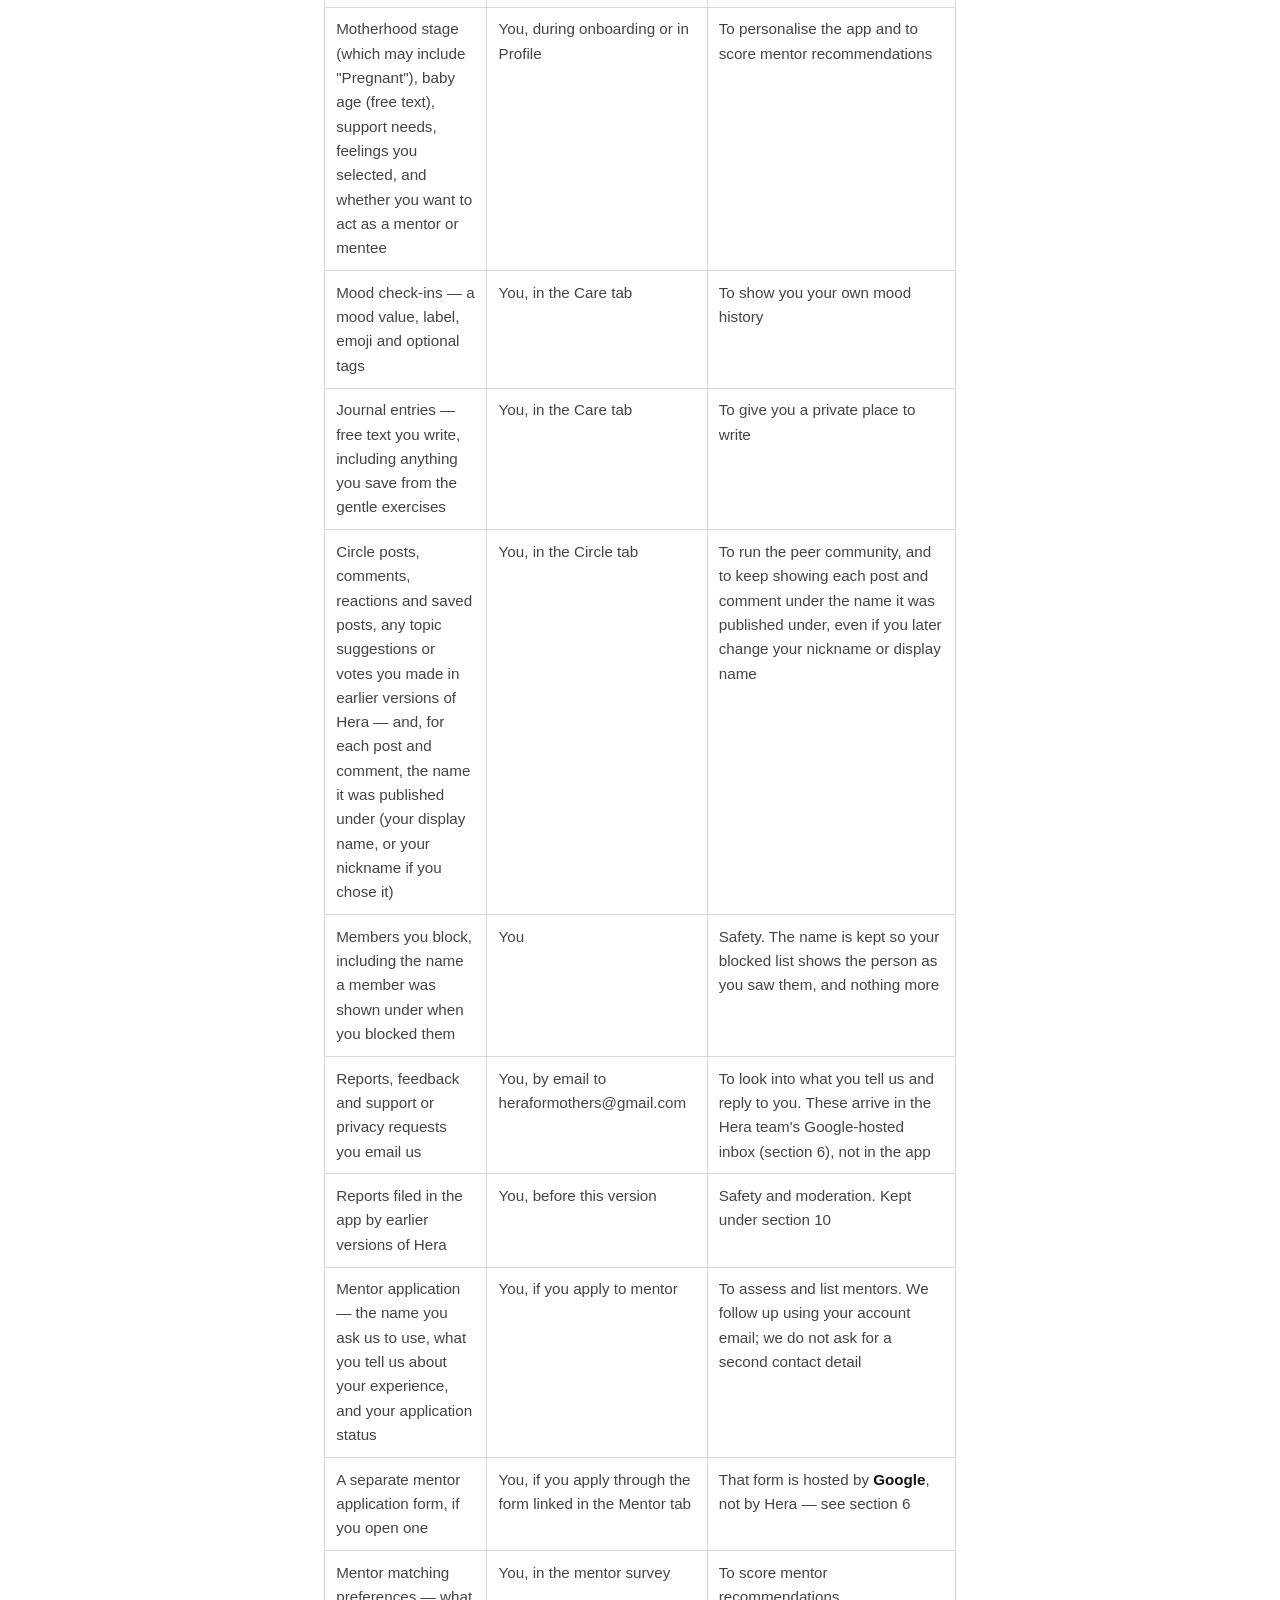
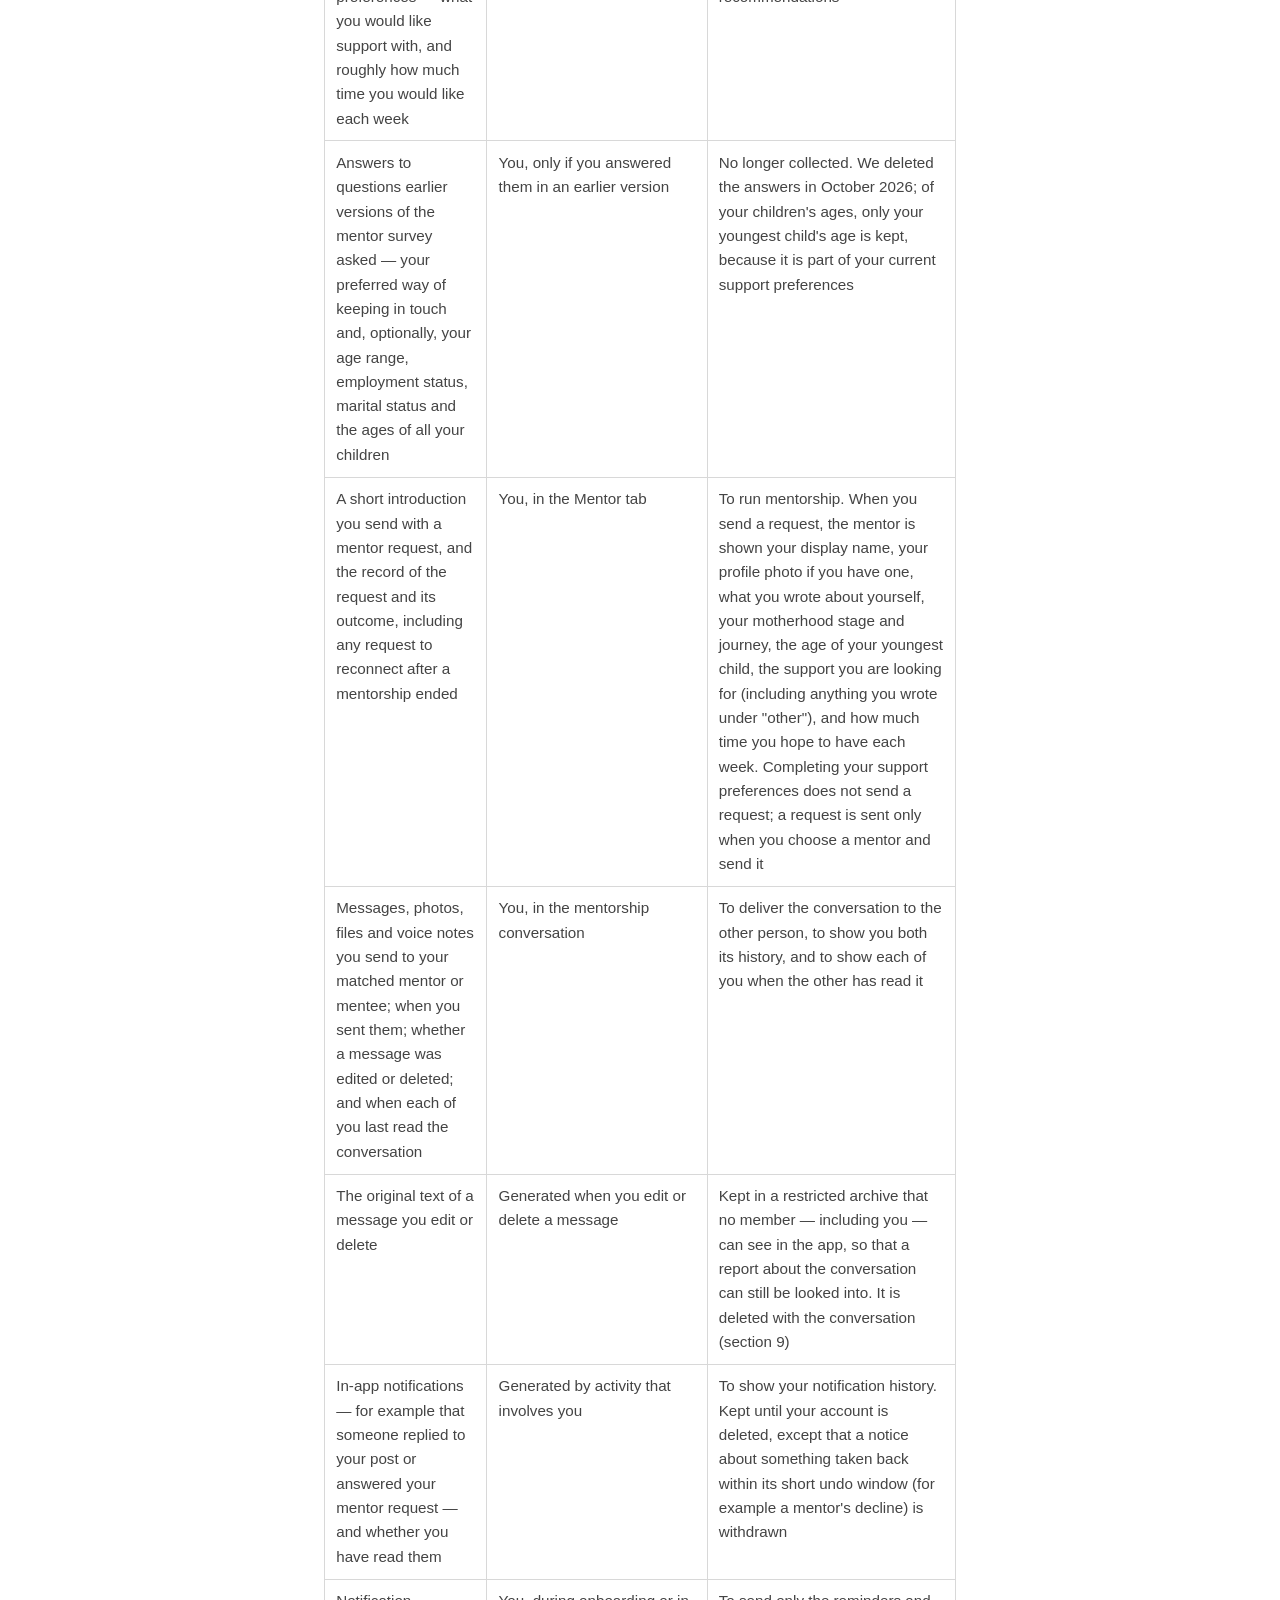
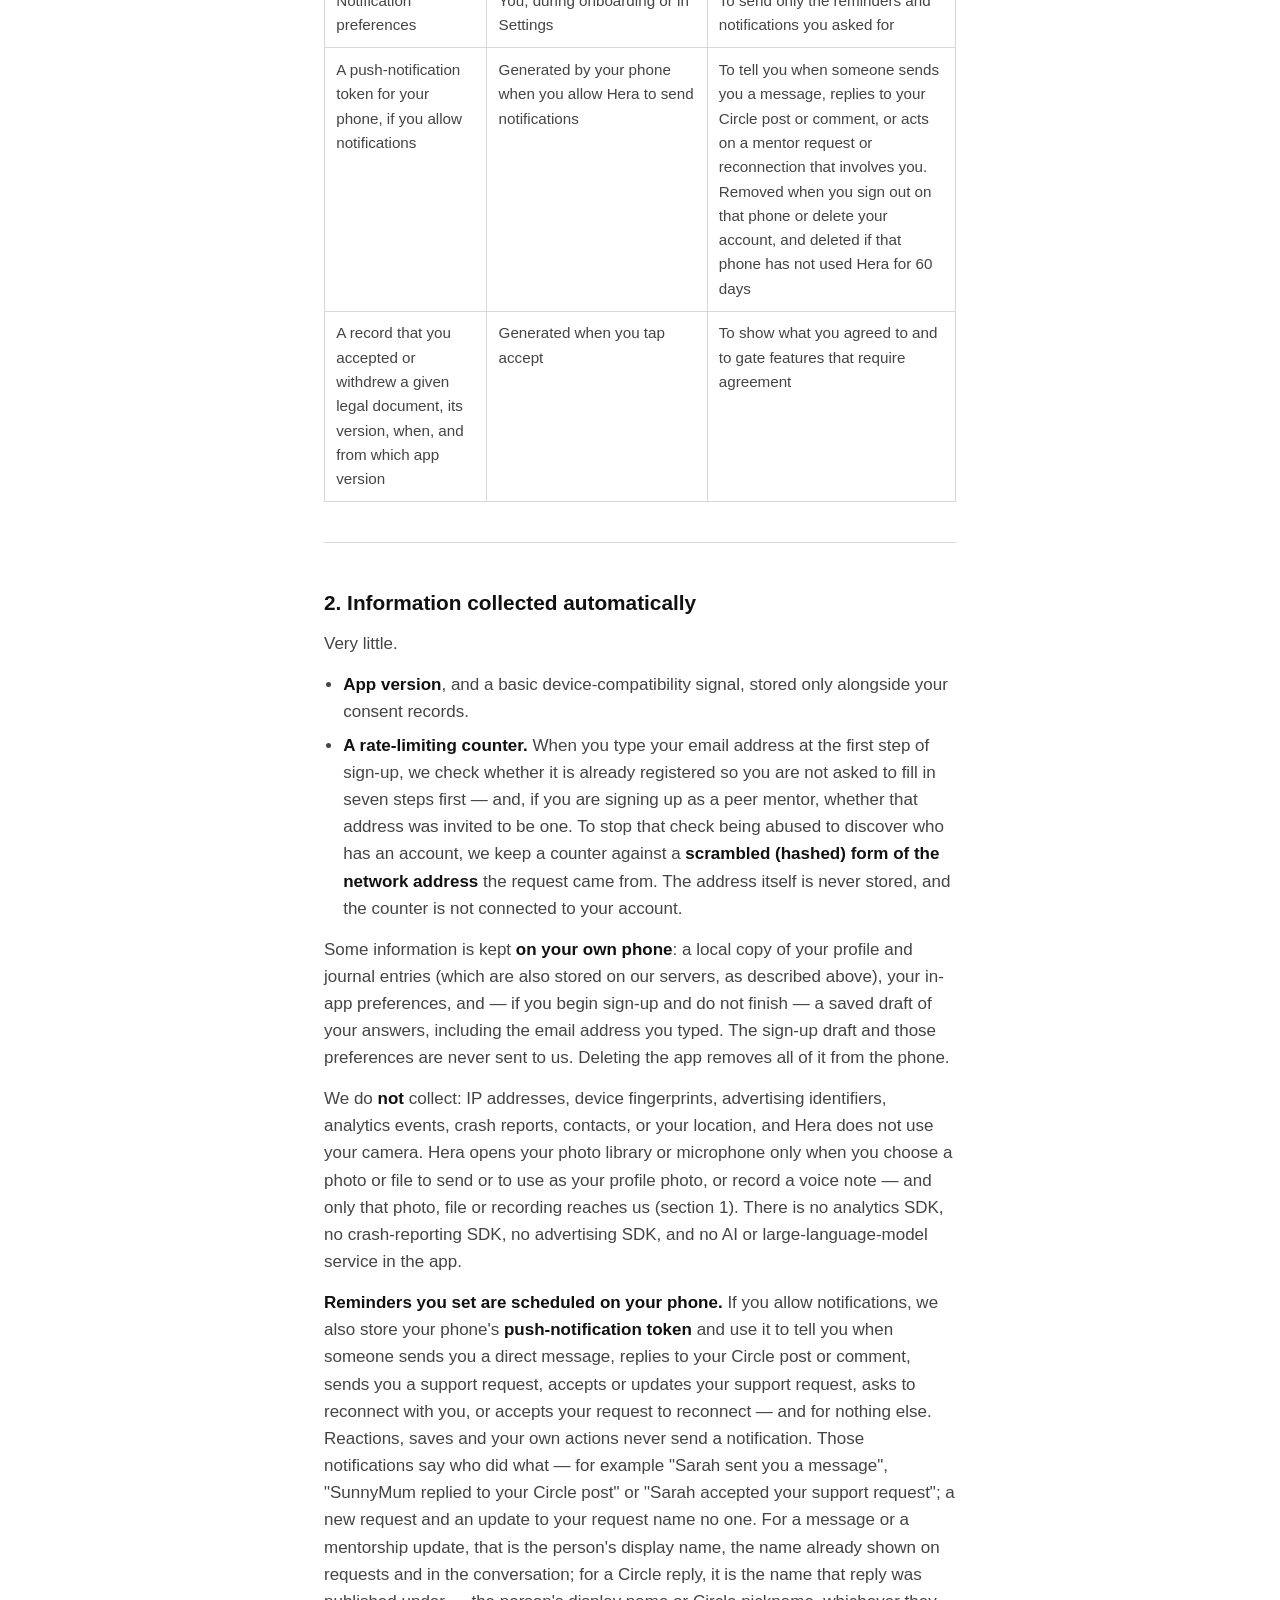
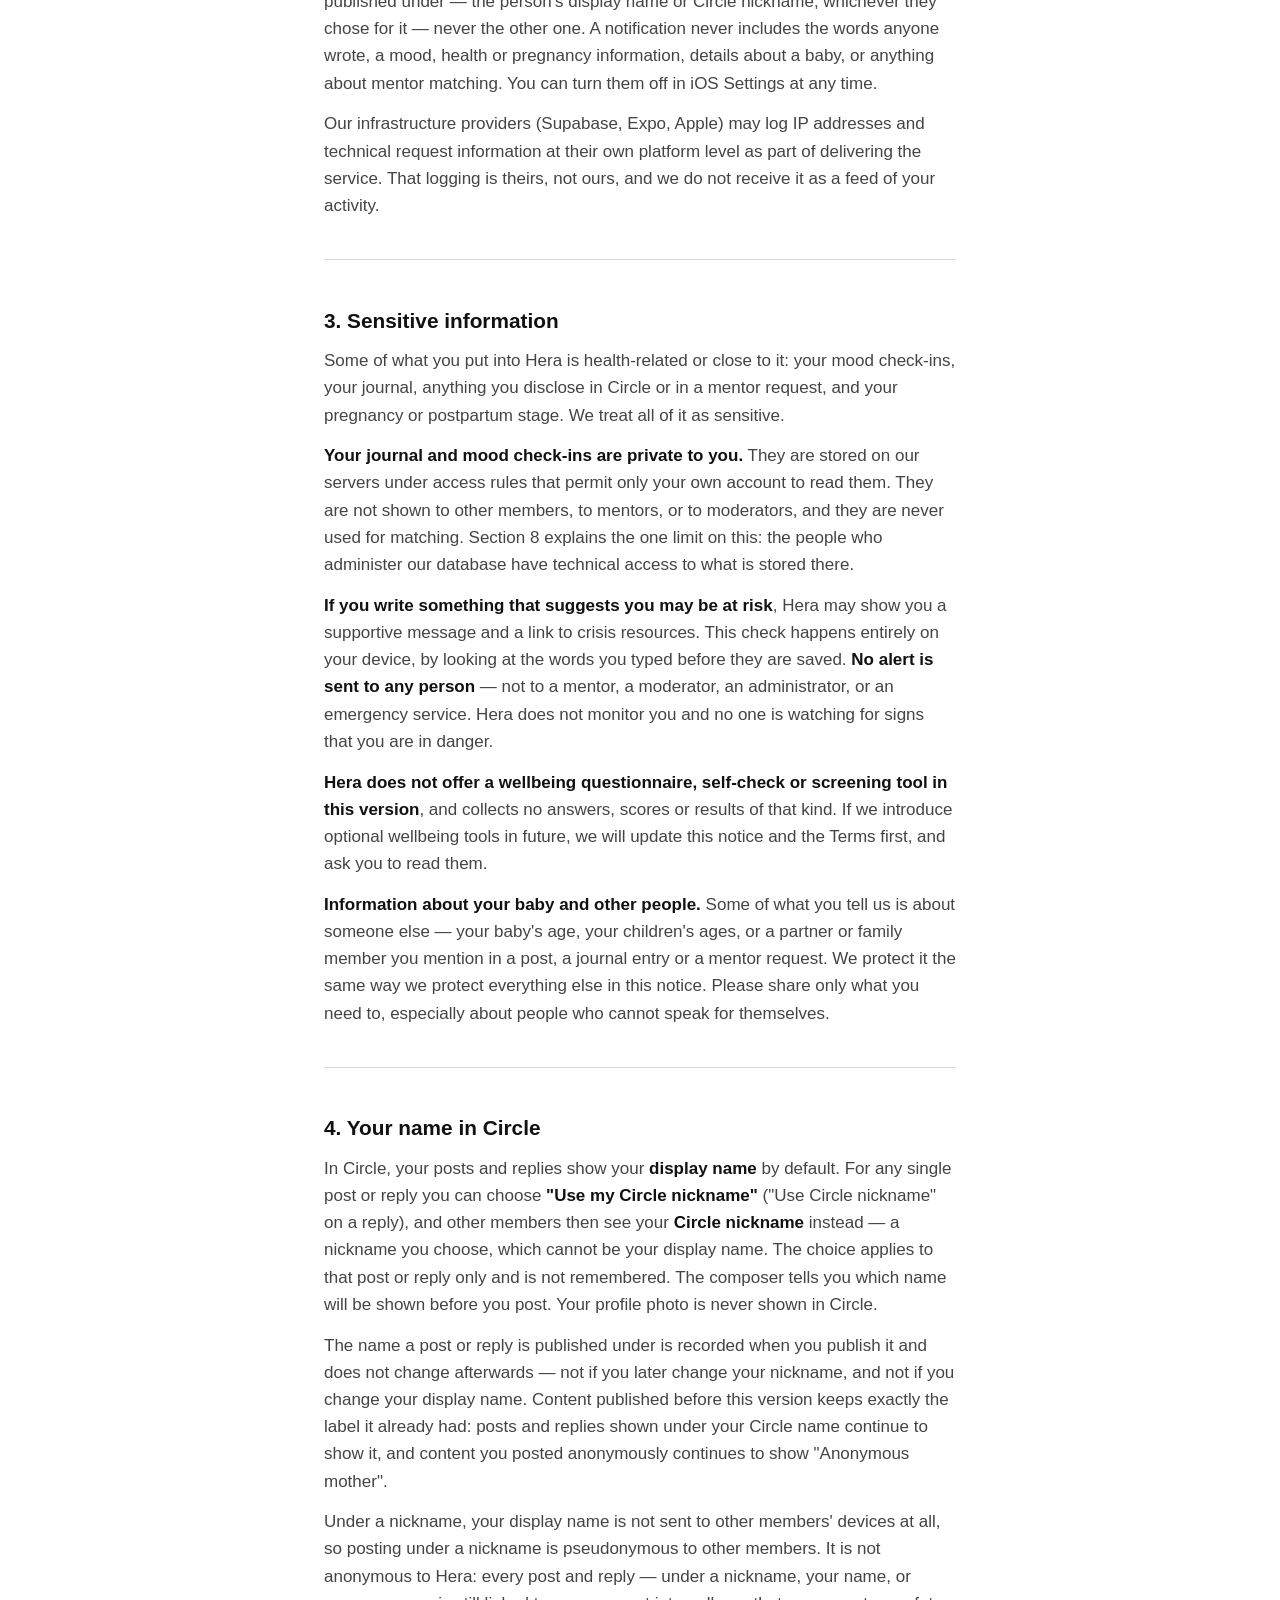
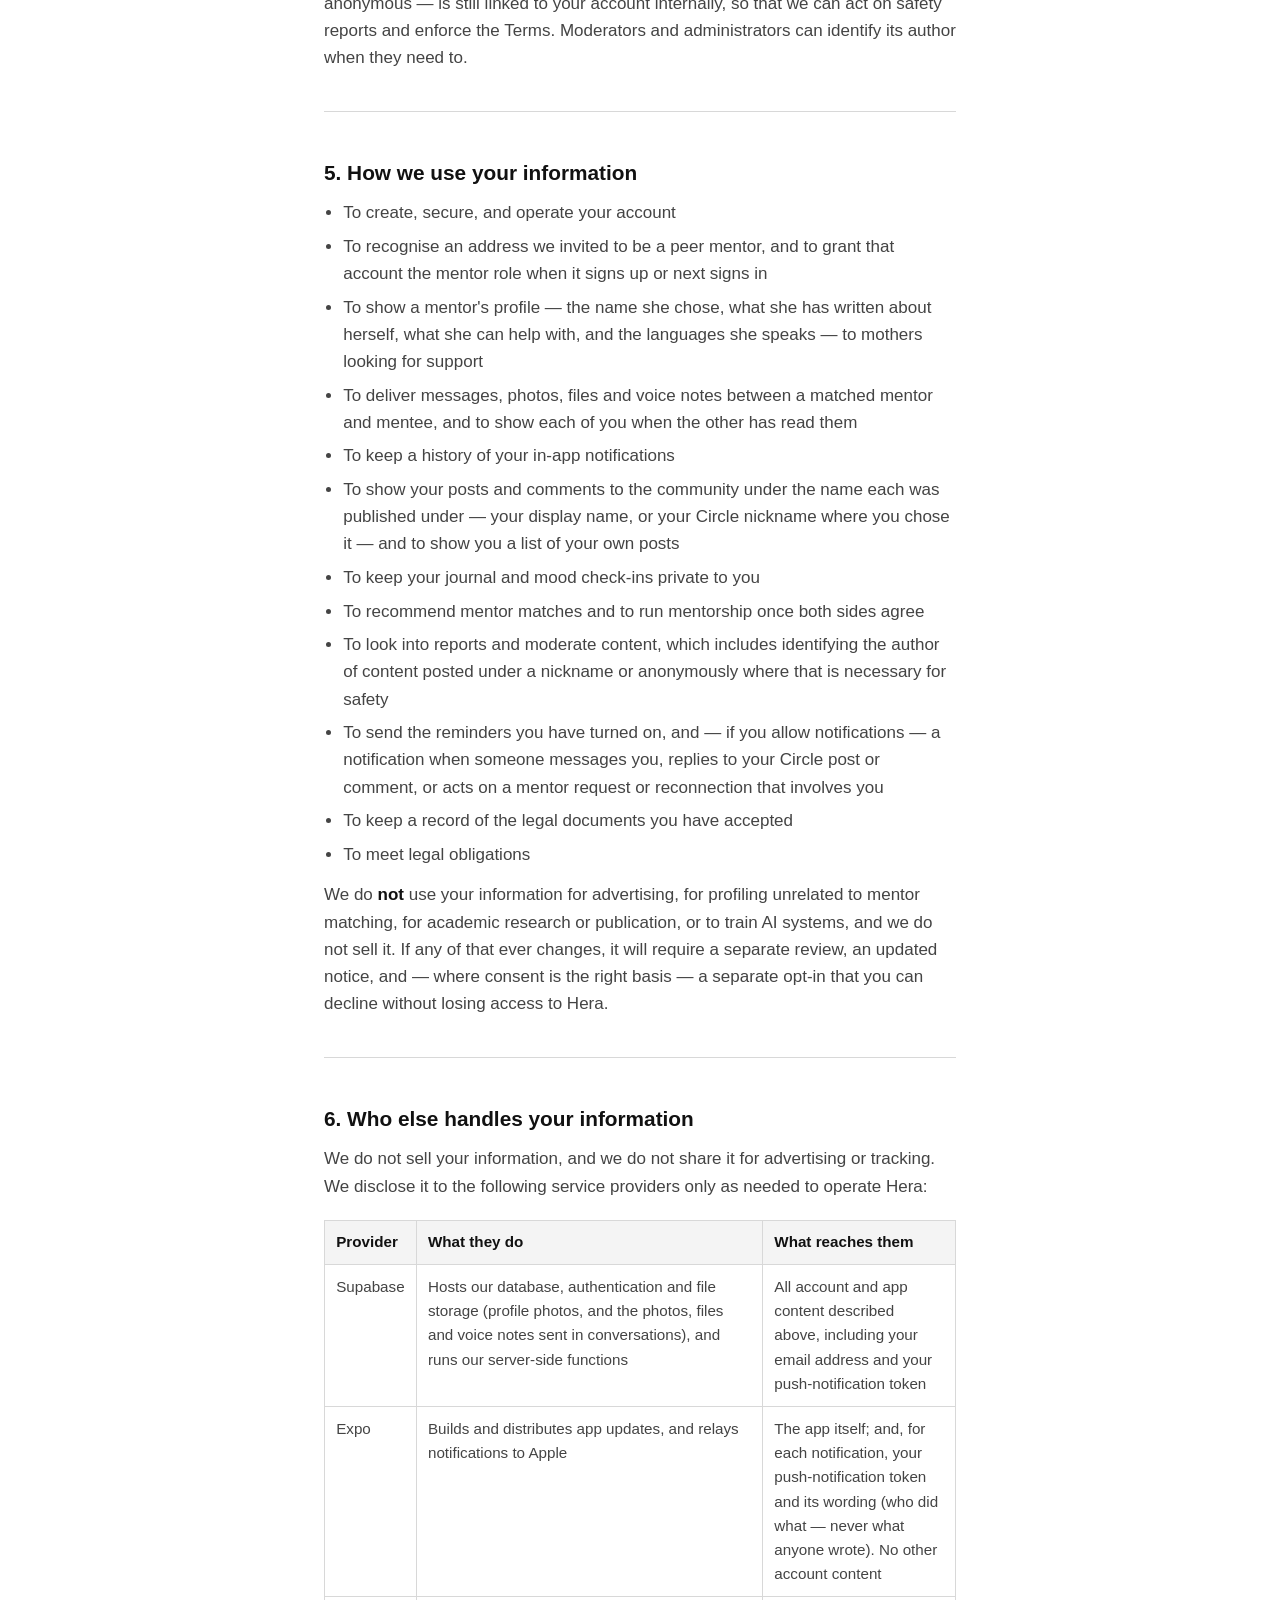
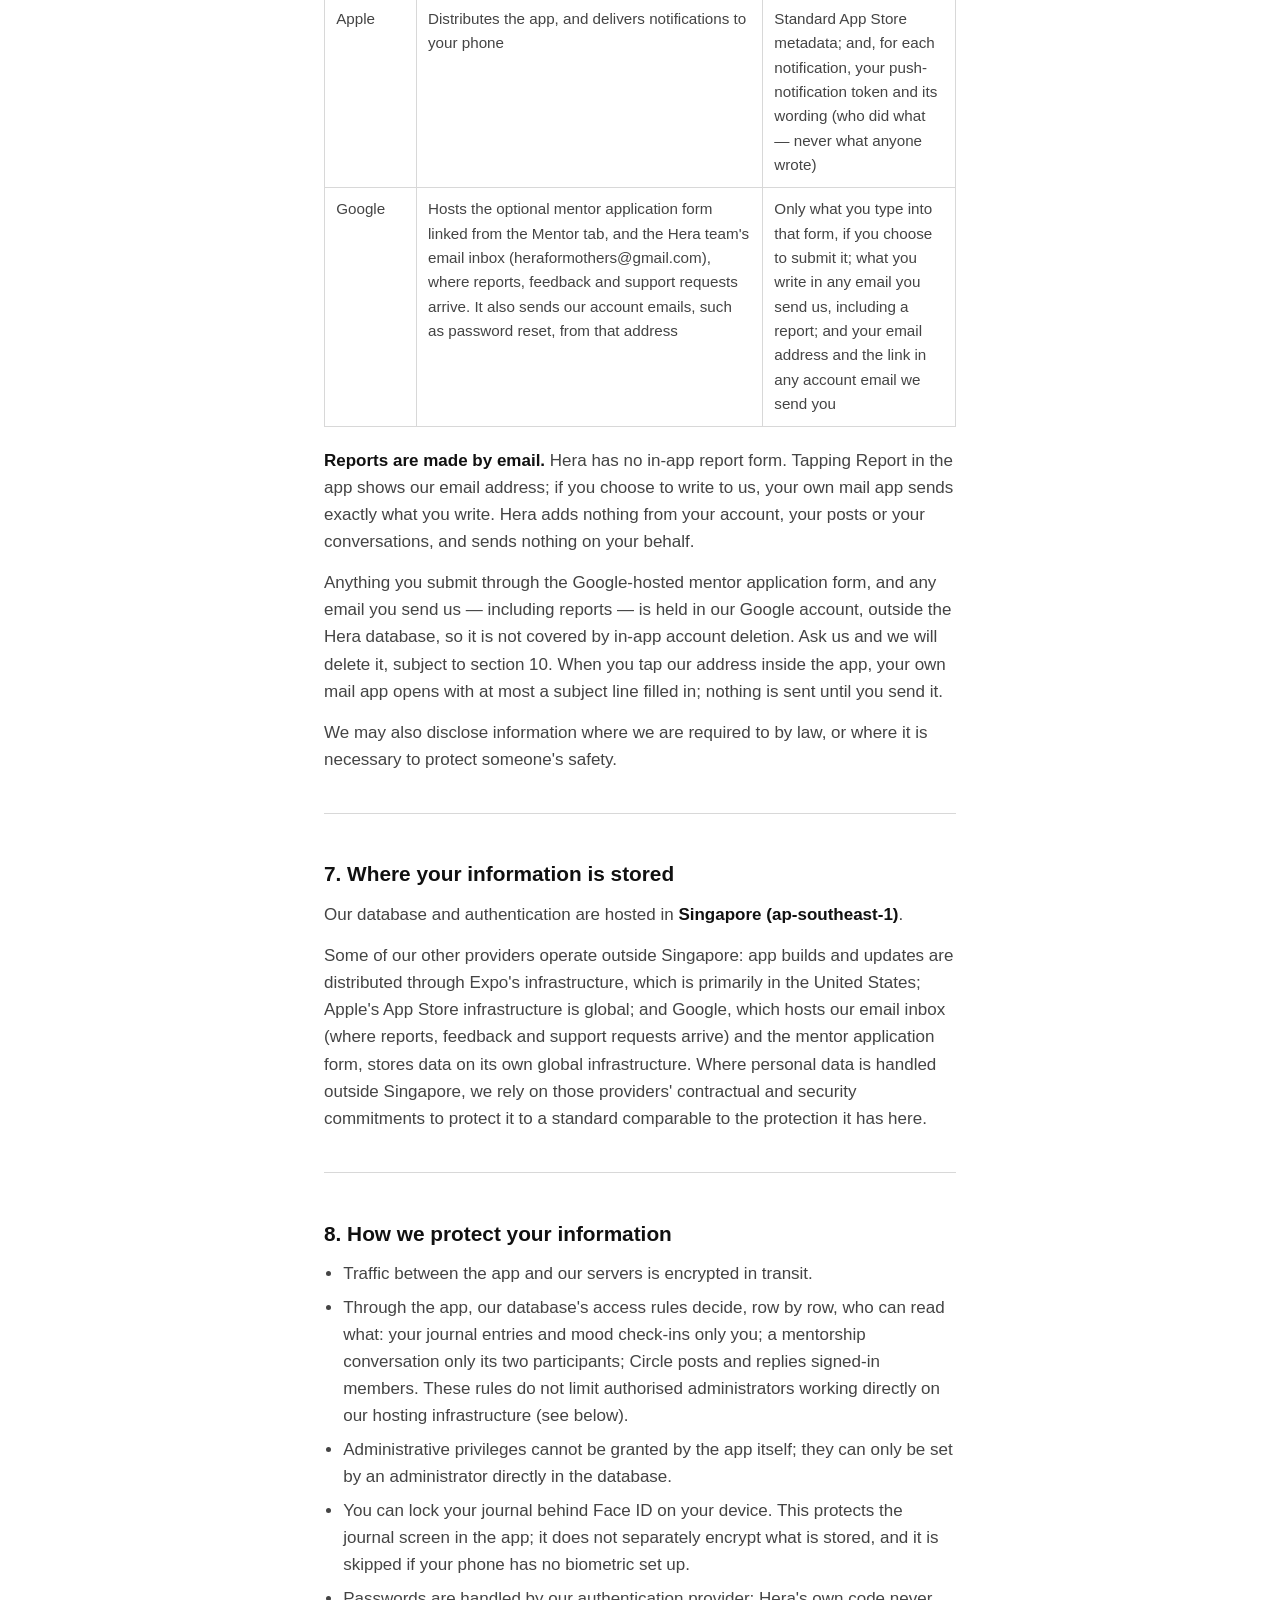
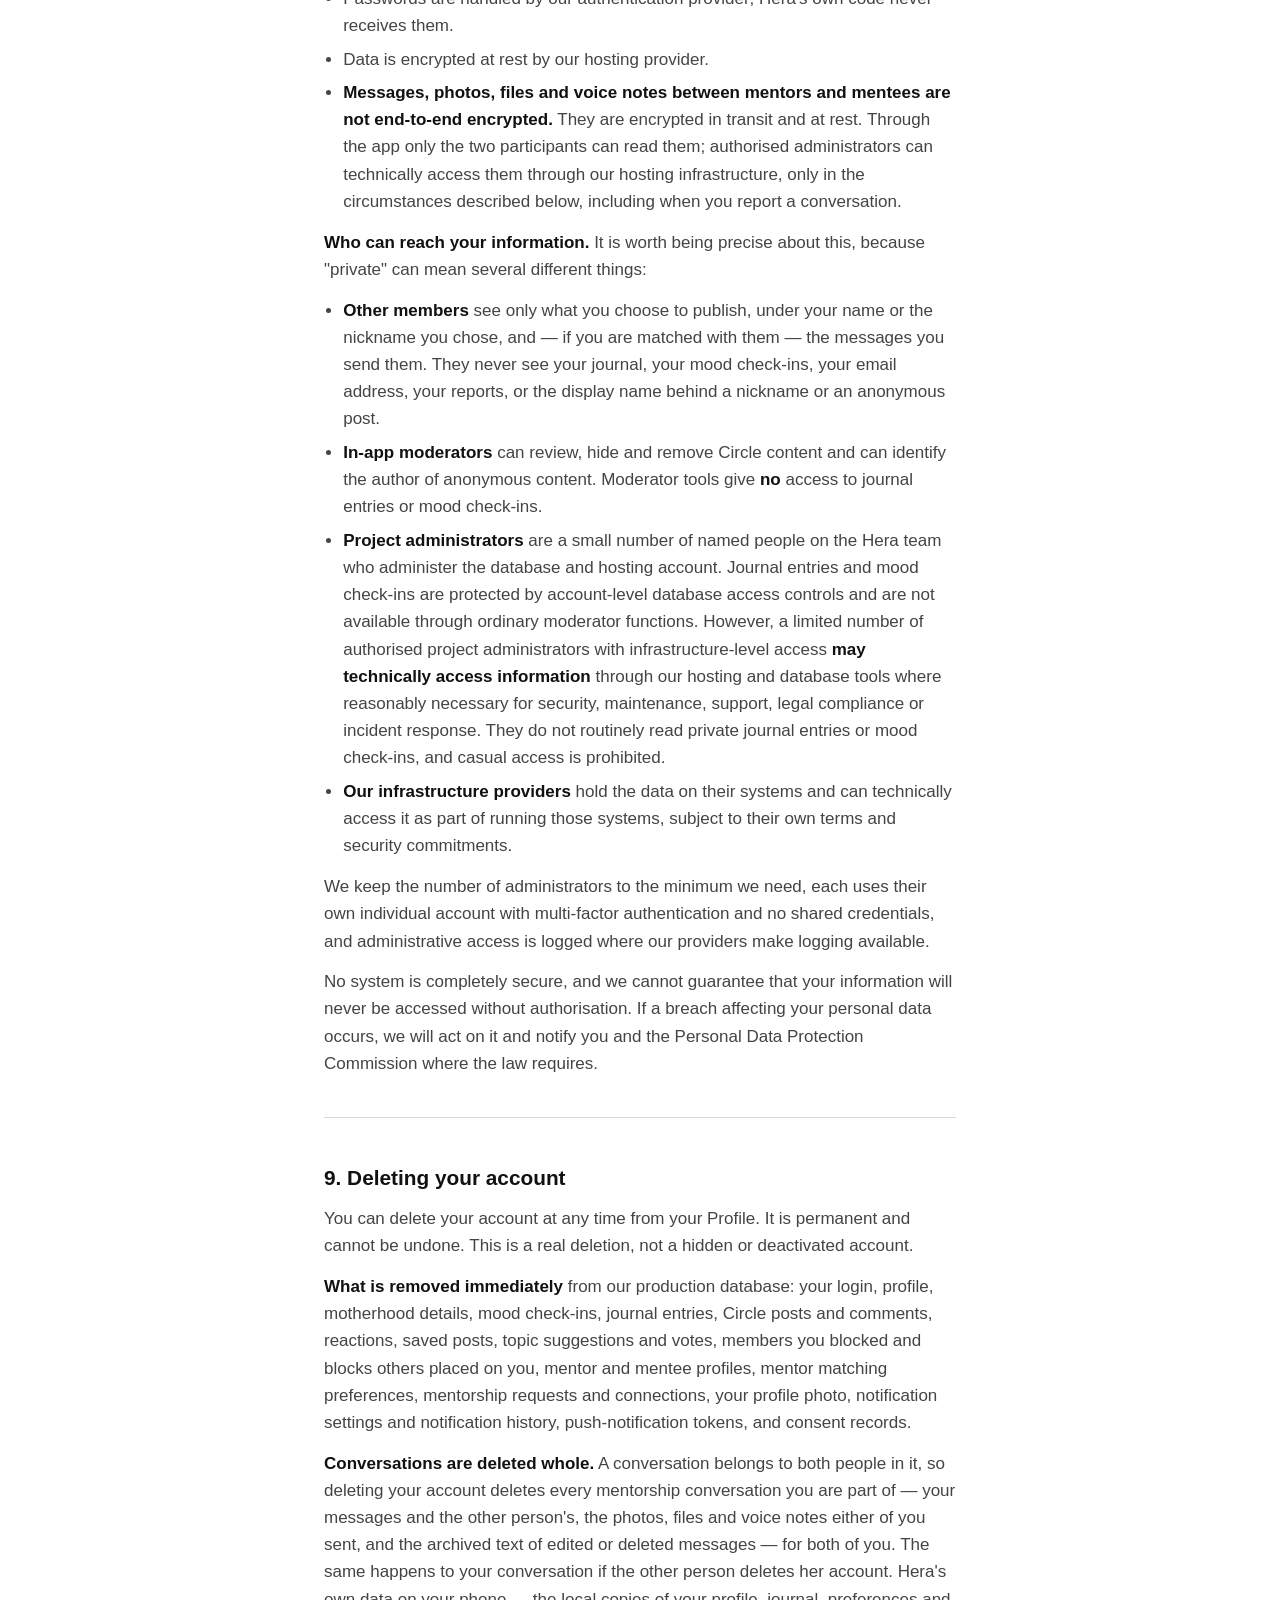
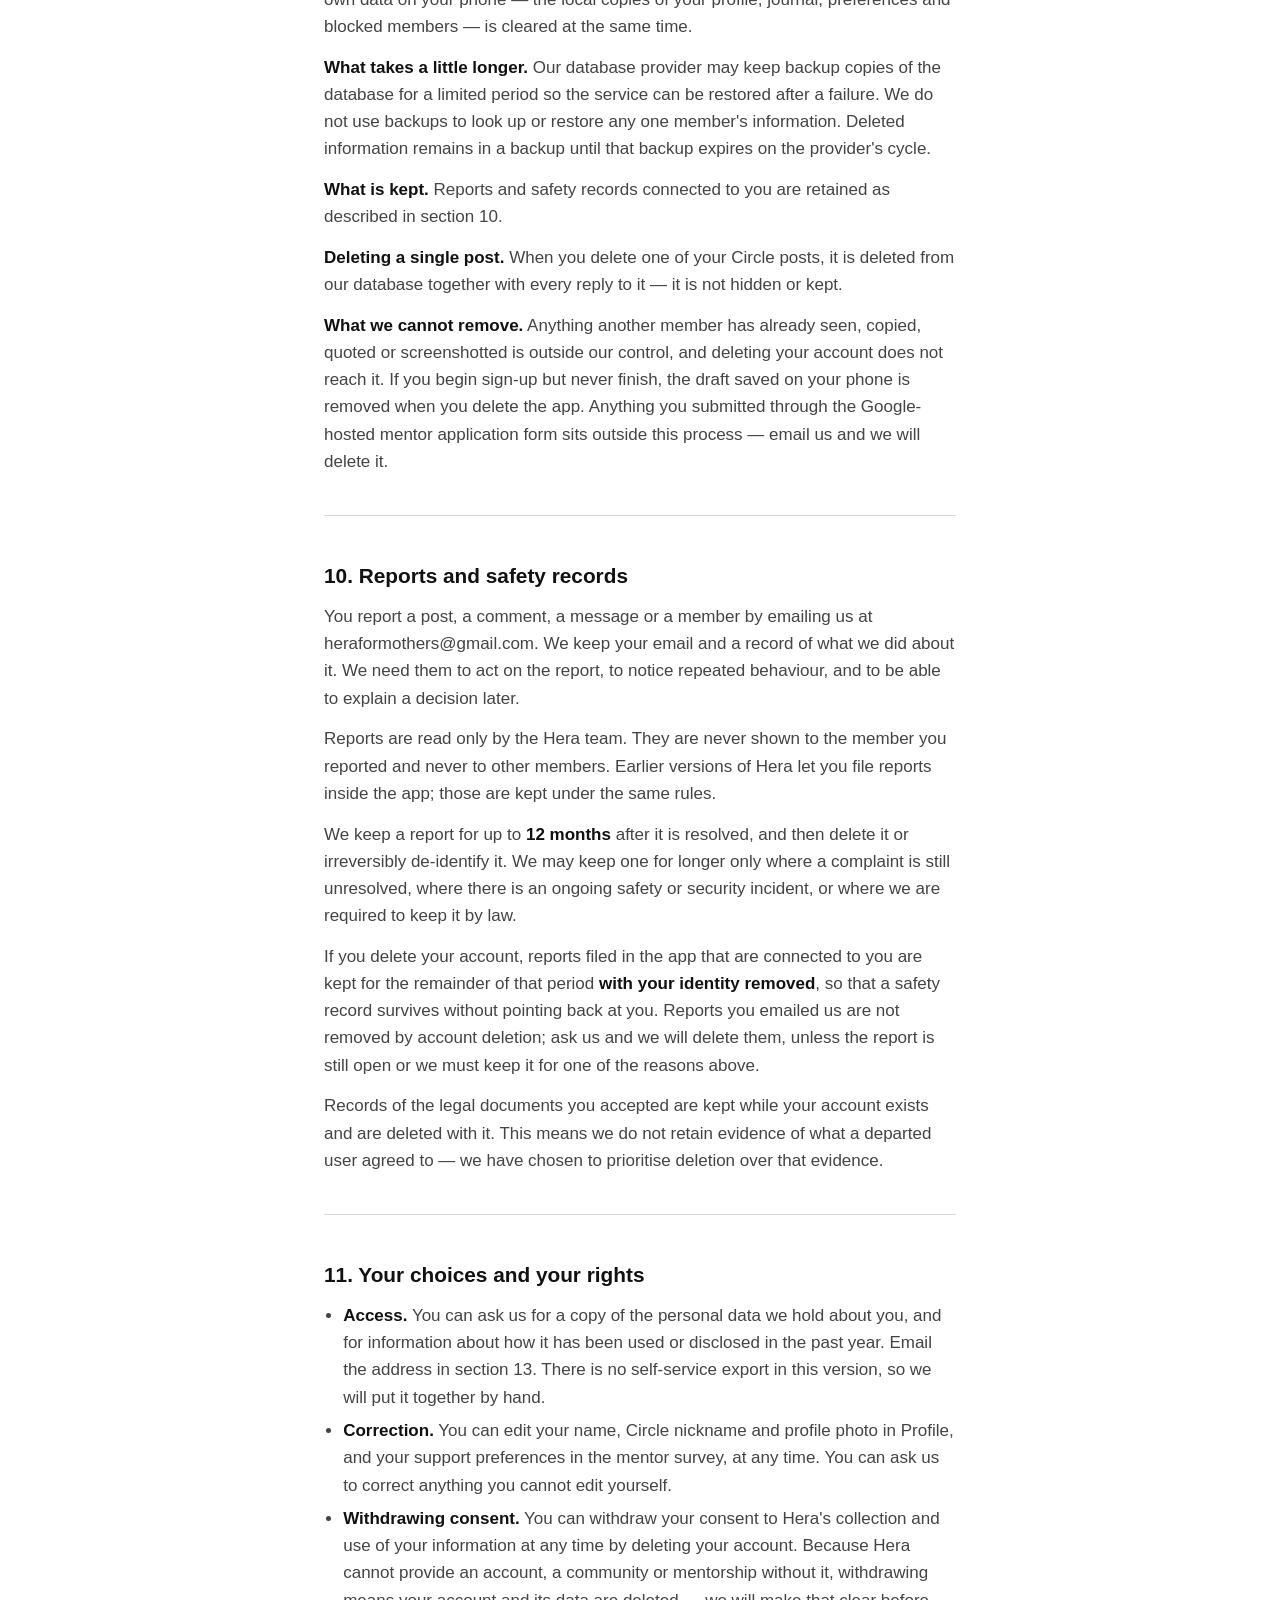
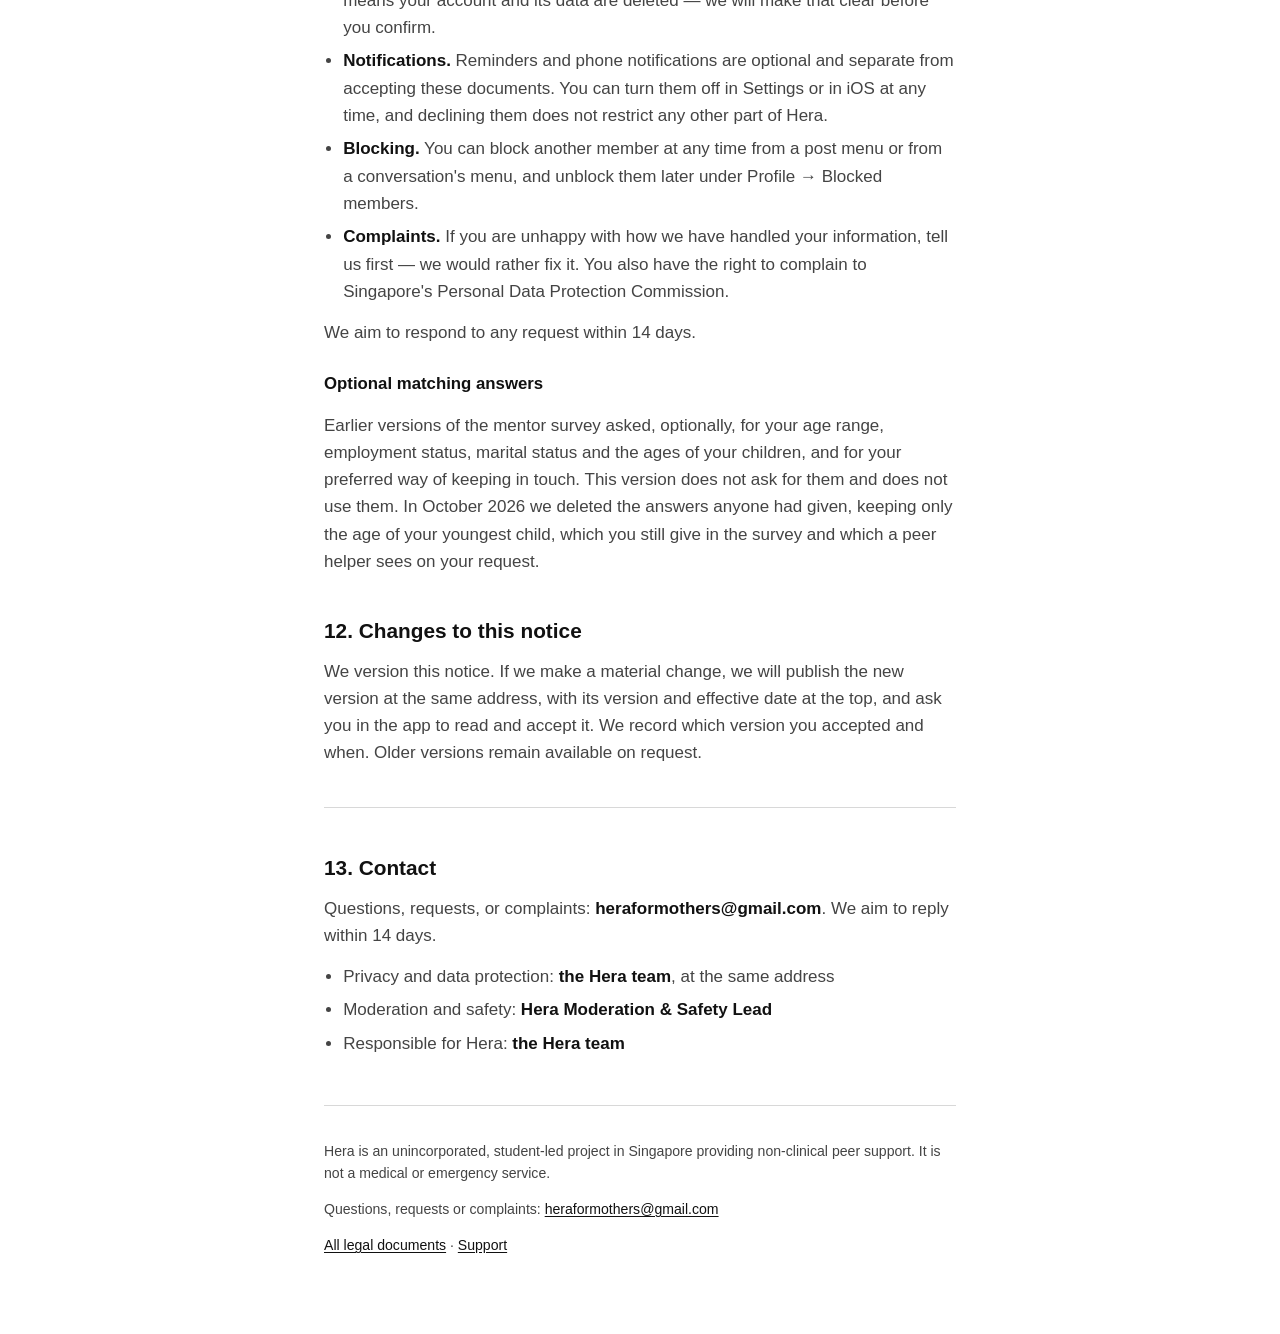
<file: privacy/index.html>
<!DOCTYPE html>
<html lang="en-SG">
<head>
<meta charset="utf-8">
<meta name="viewport" content="width=device-width, initial-scale=1">
<meta name="description" content="What Hera collects, why, who can reach it, and how to have it deleted.">
<title>Privacy Notice &middot; Hera</title>
<link rel="stylesheet" href="../assets/style.css">
</head>
<body>
<main class="wrap">
<p class="backlink"><a href="../">&larr; All Hera legal documents</a></p>
<h1>Hera — Privacy Notice</h1>
<div class="docmeta"><dl>
<dt>Document</dt><dd>Privacy Notice</dd>
<dt>Version</dt><dd>2026-10-09.1</dd>
<dt>Status</dt><dd>In force</dd>
<dt>Effective date</dt><dd>[PUBLICATION DATE]</dd>
</dl></div>
<p><strong>Version 2026-10-09.1 · Effective <span class="placeholder">[PUBLICATION DATE]</span></strong></p>
<p>Hera is an unincorporated, student-led project based in Singapore that provides non-clinical peer support for mothers. Hera is not a registered company, a clinic, or a healthcare provider. "We" means the <strong>Hera Project Team</strong> — the Hera team — which is responsible for Hera and for the decisions described in this notice.</p>
<p>For questions about privacy, your personal data, or access and correction requests, contact the Hera team at <strong>heraformothers@gmail.com</strong> — see section 11.</p>
<p>This notice covers the Hera iOS app and the account behind it. It does not cover the independent organisations whose helpline numbers we list.</p>
<hr>
<h2 id="information-you-give-us">1. Information you give us</h2>
<div class="tablewrap"><table>
<thead><tr><th scope="col">What</th><th scope="col">Where it comes from</th><th scope="col">Why we have it</th></tr></thead>
<tbody>
<tr><td data-label="What">Email address and password</td><td data-label="Where it comes from">You, at sign-up</td><td data-label="Why we have it">To create and secure your account. Your password is handled entirely by our authentication provider; Hera's own code never sees or stores it.</td></tr>
<tr><td data-label="What">Your confirmation that you are 18 or older</td><td data-label="Where it comes from">You, at sign-up</td><td data-label="Why we have it">To record that you confirmed you are eligible to use Hera</td></tr>
<tr><td data-label="What">A profile photo, if you add one</td><td data-label="Where it comes from">You, in Profile</td><td data-label="Why we have it">To show you to the members you connect with — on a mentorship request, in Messages and, for a peer mentor, on her listing. It is never shown in Circle. It is stored on our servers and is not public on the internet; any signed-in member's app can be shown it through a link that expires. You can remove it at any time</td></tr>
<tr><td data-label="What">Display name, and a Circle nickname</td><td data-label="Where it comes from">You, at sign-up or in Profile</td><td data-label="Why we have it">Your display name is used in peer support and, by default, on your Circle posts and replies. For any post or reply you can choose "Use Circle nickname", and other members then see your nickname instead. Your nickname cannot be your display name, and you must set one before posting under it. You can change either at any time; content you have already published keeps the name it was published under</td></tr>
<tr><td data-label="What">Motherhood stage (which may include "Pregnant"), baby age (free text), support needs, feelings you selected, and whether you want to act as a mentor or mentee</td><td data-label="Where it comes from">You, during onboarding or in Profile</td><td data-label="Why we have it">To personalise the app and to score mentor recommendations</td></tr>
<tr><td data-label="What">Mood check-ins — a mood value, label, emoji and optional tags</td><td data-label="Where it comes from">You, in the Care tab</td><td data-label="Why we have it">To show you your own mood history</td></tr>
<tr><td data-label="What">Journal entries — free text you write, including anything you save from the gentle exercises</td><td data-label="Where it comes from">You, in the Care tab</td><td data-label="Why we have it">To give you a private place to write</td></tr>
<tr><td data-label="What">Circle posts, comments, reactions and saved posts, any topic suggestions or votes you made in earlier versions of Hera — and, for each post and comment, the name it was published under (your display name, or your nickname if you chose it)</td><td data-label="Where it comes from">You, in the Circle tab</td><td data-label="Why we have it">To run the peer community, and to keep showing each post and comment under the name it was published under, even if you later change your nickname or display name</td></tr>
<tr><td data-label="What">Members you block, including the name a member was shown under when you blocked them</td><td data-label="Where it comes from">You</td><td data-label="Why we have it">Safety. The name is kept so your blocked list shows the person as you saw them, and nothing more</td></tr>
<tr><td data-label="What">Reports, feedback and support or privacy requests you email us</td><td data-label="Where it comes from">You, by email to heraformothers@gmail.com</td><td data-label="Why we have it">To look into what you tell us and reply to you. These arrive in the Hera team's Google-hosted inbox (section 6), not in the app</td></tr>
<tr><td data-label="What">Reports filed in the app by earlier versions of Hera</td><td data-label="Where it comes from">You, before this version</td><td data-label="Why we have it">Safety and moderation. Kept under section 10</td></tr>
<tr><td data-label="What">Mentor application — the name you ask us to use, what you tell us about your experience, and your application status</td><td data-label="Where it comes from">You, if you apply to mentor</td><td data-label="Why we have it">To assess and list mentors. We follow up using your account email; we do not ask for a second contact detail</td></tr>
<tr><td data-label="What">A separate mentor application form, if you open one</td><td data-label="Where it comes from">You, if you apply through the form linked in the Mentor tab</td><td data-label="Why we have it">That form is hosted by <strong>Google</strong>, not by Hera — see section 6</td></tr>
<tr><td data-label="What">Mentor matching preferences — what you would like support with, and roughly how much time you would like each week</td><td data-label="Where it comes from">You, in the mentor survey</td><td data-label="Why we have it">To score mentor recommendations</td></tr>
<tr><td data-label="What">Answers to questions earlier versions of the mentor survey asked — your preferred way of keeping in touch and, optionally, your age range, employment status, marital status and the ages of all your children</td><td data-label="Where it comes from">You, only if you answered them in an earlier version</td><td data-label="Why we have it">No longer collected. We deleted the answers in October 2026; of your children's ages, only your youngest child's age is kept, because it is part of your current support preferences</td></tr>
<tr><td data-label="What">A short introduction you send with a mentor request, and the record of the request and its outcome, including any request to reconnect after a mentorship ended</td><td data-label="Where it comes from">You, in the Mentor tab</td><td data-label="Why we have it">To run mentorship. When you send a request, the mentor is shown your display name, your profile photo if you have one, what you wrote about yourself, your motherhood stage and journey, the age of your youngest child, the support you are looking for (including anything you wrote under "other"), and how much time you hope to have each week. Completing your support preferences does not send a request; a request is sent only when you choose a mentor and send it</td></tr>
<tr><td data-label="What">Messages, photos, files and voice notes you send to your matched mentor or mentee; when you sent them; whether a message was edited or deleted; and when each of you last read the conversation</td><td data-label="Where it comes from">You, in the mentorship conversation</td><td data-label="Why we have it">To deliver the conversation to the other person, to show you both its history, and to show each of you when the other has read it</td></tr>
<tr><td data-label="What">The original text of a message you edit or delete</td><td data-label="Where it comes from">Generated when you edit or delete a message</td><td data-label="Why we have it">Kept in a restricted archive that no member — including you — can see in the app, so that a report about the conversation can still be looked into. It is deleted with the conversation (section 9)</td></tr>
<tr><td data-label="What">In-app notifications — for example that someone replied to your post or answered your mentor request — and whether you have read them</td><td data-label="Where it comes from">Generated by activity that involves you</td><td data-label="Why we have it">To show your notification history. Kept until your account is deleted, except that a notice about something taken back within its short undo window (for example a mentor's decline) is withdrawn</td></tr>
<tr><td data-label="What">Notification preferences</td><td data-label="Where it comes from">You, during onboarding or in Settings</td><td data-label="Why we have it">To send only the reminders and notifications you asked for</td></tr>
<tr><td data-label="What">A push-notification token for your phone, if you allow notifications</td><td data-label="Where it comes from">Generated by your phone when you allow Hera to send notifications</td><td data-label="Why we have it">To tell you when someone sends you a message, replies to your Circle post or comment, or acts on a mentor request or reconnection that involves you. Removed when you sign out on that phone or delete your account, and deleted if that phone has not used Hera for 60 days</td></tr>
<tr><td data-label="What">A record that you accepted or withdrew a given legal document, its version, when, and from which app version</td><td data-label="Where it comes from">Generated when you tap accept</td><td data-label="Why we have it">To show what you agreed to and to gate features that require agreement</td></tr>
</tbody>
</table></div>
<hr>
<h2 id="information-collected-automatically">2. Information collected automatically</h2>
<p>Very little.</p>
<ul><li><strong>App version</strong>, and a basic device-compatibility signal, stored only alongside your consent records.</li><li><strong>A rate-limiting counter.</strong> When you type your email address at the first step of sign-up, we check whether it is already registered so you are not asked to fill in seven steps first — and, if you are signing up as a peer mentor, whether that address was invited to be one. To stop that check being abused to discover who has an account, we keep a counter against a <strong>scrambled (hashed) form of the network address</strong> the request came from. The address itself is never stored, and the counter is not connected to your account.</li></ul>
<p>Some information is kept <strong>on your own phone</strong>: a local copy of your profile and journal entries (which are also stored on our servers, as described above), your in-app preferences, and — if you begin sign-up and do not finish — a saved draft of your answers, including the email address you typed. The sign-up draft and those preferences are never sent to us. Deleting the app removes all of it from the phone.</p>
<p>We do <strong>not</strong> collect: IP addresses, device fingerprints, advertising identifiers, analytics events, crash reports, contacts, or your location, and Hera does not use your camera. Hera opens your photo library or microphone only when you choose a photo or file to send or to use as your profile photo, or record a voice note — and only that photo, file or recording reaches us (section 1). There is no analytics SDK, no crash-reporting SDK, no advertising SDK, and no AI or large-language-model service in the app.</p>
<p><strong>Reminders you set are scheduled on your phone.</strong> If you allow notifications, we also store your phone's <strong>push-notification token</strong> and use it to tell you when someone sends you a direct message, replies to your Circle post or comment, sends you a support request, accepts or updates your support request, asks to reconnect with you, or accepts your request to reconnect — and for nothing else. Reactions, saves and your own actions never send a notification. Those notifications say who did what — for example "Sarah sent you a message", "SunnyMum replied to your Circle post" or "Sarah accepted your support request"; a new request and an update to your request name no one. For a message or a mentorship update, that is the person's display name, the name already shown on requests and in the conversation; for a Circle reply, it is the name that reply was published under — the person's display name or Circle nickname, whichever they chose for it — never the other one. A notification never includes the words anyone wrote, a mood, health or pregnancy information, details about a baby, or anything about mentor matching. You can turn them off in iOS Settings at any time.</p>
<p>Our infrastructure providers (Supabase, Expo, Apple) may log IP addresses and technical request information at their own platform level as part of delivering the service. That logging is theirs, not ours, and we do not receive it as a feed of your activity.</p>
<hr>
<h2 id="sensitive-information">3. Sensitive information</h2>
<p>Some of what you put into Hera is health-related or close to it: your mood check-ins, your journal, anything you disclose in Circle or in a mentor request, and your pregnancy or postpartum stage. We treat all of it as sensitive.</p>
<p><strong>Your journal and mood check-ins are private to you.</strong> They are stored on our servers under access rules that permit only your own account to read them. They are not shown to other members, to mentors, or to moderators, and they are never used for matching. Section 8 explains the one limit on this: the people who administer our database have technical access to what is stored there.</p>
<p><strong>If you write something that suggests you may be at risk</strong>, Hera may show you a supportive message and a link to crisis resources. This check happens entirely on your device, by looking at the words you typed before they are saved. <strong>No alert is sent to any person</strong> — not to a mentor, a moderator, an administrator, or an emergency service. Hera does not monitor you and no one is watching for signs that you are in danger.</p>
<p><strong>Hera does not offer a wellbeing questionnaire, self-check or screening tool in this version</strong>, and collects no answers, scores or results of that kind. If we introduce optional wellbeing tools in future, we will update this notice and the Terms first, and ask you to read them.</p>
<p><strong>Information about your baby and other people.</strong> Some of what you tell us is about someone else — your baby's age, your children's ages, or a partner or family member you mention in a post, a journal entry or a mentor request. We protect it the same way we protect everything else in this notice. Please share only what you need to, especially about people who cannot speak for themselves.</p>
<hr>
<h2 id="your-name-in-circle">4. Your name in Circle</h2>
<p>In Circle, your posts and replies show your <strong>display name</strong> by default. For any single post or reply you can choose <strong>"Use my Circle nickname"</strong> ("Use Circle nickname" on a reply), and other members then see your <strong>Circle nickname</strong> instead — a nickname you choose, which cannot be your display name. The choice applies to that post or reply only and is not remembered. The composer tells you which name will be shown before you post. Your profile photo is never shown in Circle.</p>
<p>The name a post or reply is published under is recorded when you publish it and does not change afterwards — not if you later change your nickname, and not if you change your display name. Content published before this version keeps exactly the label it already had: posts and replies shown under your Circle name continue to show it, and content you posted anonymously continues to show "Anonymous mother".</p>
<p>Under a nickname, your display name is not sent to other members' devices at all, so posting under a nickname is pseudonymous to other members. It is not anonymous to Hera: every post and reply — under a nickname, your name, or anonymous — is still linked to your account internally, so that we can act on safety reports and enforce the Terms. Moderators and administrators can identify its author when they need to.</p>
<hr>
<h2 id="how-we-use-your-information">5. How we use your information</h2>
<ul><li>To create, secure, and operate your account</li><li>To recognise an address we invited to be a peer mentor, and to grant that account the mentor role when it signs up or next signs in</li><li>To show a mentor's profile — the name she chose, what she has written about herself, what she can help with, and the languages she speaks — to mothers looking for support</li><li>To deliver messages, photos, files and voice notes between a matched mentor and mentee, and to show each of you when the other has read them</li><li>To keep a history of your in-app notifications</li><li>To show your posts and comments to the community under the name each was published under — your display name, or your Circle nickname where you chose it — and to show you a list of your own posts</li><li>To keep your journal and mood check-ins private to you</li><li>To recommend mentor matches and to run mentorship once both sides agree</li><li>To look into reports and moderate content, which includes identifying the author of content posted under a nickname or anonymously where that is necessary for safety</li><li>To send the reminders you have turned on, and — if you allow notifications — a notification when someone messages you, replies to your Circle post or comment, or acts on a mentor request or reconnection that involves you</li><li>To keep a record of the legal documents you have accepted</li><li>To meet legal obligations</li></ul>
<p>We do <strong>not</strong> use your information for advertising, for profiling unrelated to mentor matching, for academic research or publication, or to train AI systems, and we do not sell it. If any of that ever changes, it will require a separate review, an updated notice, and — where consent is the right basis — a separate opt-in that you can decline without losing access to Hera.</p>
<hr>
<h2 id="who-else-handles-your-information">6. Who else handles your information</h2>
<p>We do not sell your information, and we do not share it for advertising or tracking. We disclose it to the following service providers only as needed to operate Hera:</p>
<div class="tablewrap"><table>
<thead><tr><th scope="col">Provider</th><th scope="col">What they do</th><th scope="col">What reaches them</th></tr></thead>
<tbody>
<tr><td data-label="Provider">Supabase</td><td data-label="What they do">Hosts our database, authentication and file storage (profile photos, and the photos, files and voice notes sent in conversations), and runs our server-side functions</td><td data-label="What reaches them">All account and app content described above, including your email address and your push-notification token</td></tr>
<tr><td data-label="Provider">Expo</td><td data-label="What they do">Builds and distributes app updates, and relays notifications to Apple</td><td data-label="What reaches them">The app itself; and, for each notification, your push-notification token and its wording (who did what — never what anyone wrote). No other account content</td></tr>
<tr><td data-label="Provider">Apple</td><td data-label="What they do">Distributes the app, and delivers notifications to your phone</td><td data-label="What reaches them">Standard App Store metadata; and, for each notification, your push-notification token and its wording (who did what — never what anyone wrote)</td></tr>
<tr><td data-label="Provider">Google</td><td data-label="What they do">Hosts the optional mentor application form linked from the Mentor tab, and the Hera team's email inbox (heraformothers@gmail.com), where reports, feedback and support requests arrive. It also sends our account emails, such as password reset, from that address</td><td data-label="What reaches them">Only what you type into that form, if you choose to submit it; what you write in any email you send us, including a report; and your email address and the link in any account email we send you</td></tr>
</tbody>
</table></div>
<p><strong>Reports are made by email.</strong> Hera has no in-app report form. Tapping Report in the app shows our email address; if you choose to write to us, your own mail app sends exactly what you write. Hera adds nothing from your account, your posts or your conversations, and sends nothing on your behalf.</p>
<p>Anything you submit through the Google-hosted mentor application form, and any email you send us — including reports — is held in our Google account, outside the Hera database, so it is not covered by in-app account deletion. Ask us and we will delete it, subject to section 10. When you tap our address inside the app, your own mail app opens with at most a subject line filled in; nothing is sent until you send it.</p>
<p>We may also disclose information where we are required to by law, or where it is necessary to protect someone's safety.</p>
<hr>
<h2 id="where-your-information-is-stored">7. Where your information is stored</h2>
<p>Our database and authentication are hosted in <strong>Singapore (ap-southeast-1)</strong>.</p>
<p>Some of our other providers operate outside Singapore: app builds and updates are distributed through Expo's infrastructure, which is primarily in the United States; Apple's App Store infrastructure is global; and Google, which hosts our email inbox (where reports, feedback and support requests arrive) and the mentor application form, stores data on its own global infrastructure. Where personal data is handled outside Singapore, we rely on those providers' contractual and security commitments to protect it to a standard comparable to the protection it has here.</p>
<hr>
<h2 id="how-we-protect-your-information">8. How we protect your information</h2>
<ul><li>Traffic between the app and our servers is encrypted in transit.</li><li>Through the app, our database's access rules decide, row by row, who can read what: your journal entries and mood check-ins only you; a mentorship conversation only its two participants; Circle posts and replies signed-in members. These rules do not limit authorised administrators working directly on our hosting infrastructure (see below).</li><li>Administrative privileges cannot be granted by the app itself; they can only be set by an administrator directly in the database.</li><li>You can lock your journal behind Face ID on your device. This protects the journal screen in the app; it does not separately encrypt what is stored, and it is skipped if your phone has no biometric set up.</li><li>Passwords are handled by our authentication provider; Hera's own code never receives them.</li><li>Data is encrypted at rest by our hosting provider.</li><li><strong>Messages, photos, files and voice notes between mentors and mentees are not end-to-end encrypted.</strong> They are encrypted in transit and at rest. Through the app only the two participants can read them; authorised administrators can technically access them through our hosting infrastructure, only in the circumstances described below, including when you report a conversation.</li></ul>
<p><strong>Who can reach your information.</strong> It is worth being precise about this, because "private" can mean several different things:</p>
<ul><li><strong>Other members</strong> see only what you choose to publish, under your name or the nickname you chose, and — if you are matched with them — the messages you send them. They never see your journal, your mood check-ins, your email address, your reports, or the display name behind a nickname or an anonymous post.</li><li><strong>In-app moderators</strong> can review, hide and remove Circle content and can identify the author of anonymous content. Moderator tools give <strong>no</strong> access to journal entries or mood check-ins.</li><li><strong>Project administrators</strong> are a small number of named people on the Hera team who administer the database and hosting account. Journal entries and mood check-ins are protected by account-level database access controls and are not available through ordinary moderator functions. However, a limited number of authorised project administrators with infrastructure-level access <strong>may technically access information</strong> through our hosting and database tools where reasonably necessary for security, maintenance, support, legal compliance or incident response. They do not routinely read private journal entries or mood check-ins, and casual access is prohibited.</li><li><strong>Our infrastructure providers</strong> hold the data on their systems and can technically access it as part of running those systems, subject to their own terms and security commitments.</li></ul>
<p>We keep the number of administrators to the minimum we need, each uses their own individual account with multi-factor authentication and no shared credentials, and administrative access is logged where our providers make logging available.</p>
<p>No system is completely secure, and we cannot guarantee that your information will never be accessed without authorisation. If a breach affecting your personal data occurs, we will act on it and notify you and the Personal Data Protection Commission where the law requires.</p>
<hr>
<h2 id="deleting-your-account">9. Deleting your account</h2>
<p>You can delete your account at any time from your Profile. It is permanent and cannot be undone. This is a real deletion, not a hidden or deactivated account.</p>
<p><strong>What is removed immediately</strong> from our production database: your login, profile, motherhood details, mood check-ins, journal entries, Circle posts and comments, reactions, saved posts, topic suggestions and votes, members you blocked and blocks others placed on you, mentor and mentee profiles, mentor matching preferences, mentorship requests and connections, your profile photo, notification settings and notification history, push-notification tokens, and consent records.</p>
<p><strong>Conversations are deleted whole.</strong> A conversation belongs to both people in it, so deleting your account deletes every mentorship conversation you are part of — your messages and the other person's, the photos, files and voice notes either of you sent, and the archived text of edited or deleted messages — for both of you. The same happens to your conversation if the other person deletes her account. Hera's own data on your phone — the local copies of your profile, journal, preferences and blocked members — is cleared at the same time.</p>
<p><strong>What takes a little longer.</strong> Our database provider may keep backup copies of the database for a limited period so the service can be restored after a failure. We do not use backups to look up or restore any one member's information. Deleted information remains in a backup until that backup expires on the provider's cycle.</p>
<p><strong>What is kept.</strong> Reports and safety records connected to you are retained as described in section 10.</p>
<p><strong>Deleting a single post.</strong> When you delete one of your Circle posts, it is deleted from our database together with every reply to it — it is not hidden or kept.</p>
<p><strong>What we cannot remove.</strong> Anything another member has already seen, copied, quoted or screenshotted is outside our control, and deleting your account does not reach it. If you begin sign-up but never finish, the draft saved on your phone is removed when you delete the app. Anything you submitted through the Google-hosted mentor application form sits outside this process — email us and we will delete it.</p>
<hr>
<h2 id="reports-and-safety-records">10. Reports and safety records</h2>
<p>You report a post, a comment, a message or a member by emailing us at heraformothers@gmail.com. We keep your email and a record of what we did about it. We need them to act on the report, to notice repeated behaviour, and to be able to explain a decision later.</p>
<p>Reports are read only by the Hera team. They are never shown to the member you reported and never to other members. Earlier versions of Hera let you file reports inside the app; those are kept under the same rules.</p>
<p>We keep a report for up to <strong>12 months</strong> after it is resolved, and then delete it or irreversibly de-identify it. We may keep one for longer only where a complaint is still unresolved, where there is an ongoing safety or security incident, or where we are required to keep it by law.</p>
<p>If you delete your account, reports filed in the app that are connected to you are kept for the remainder of that period <strong>with your identity removed</strong>, so that a safety record survives without pointing back at you. Reports you emailed us are not removed by account deletion; ask us and we will delete them, unless the report is still open or we must keep it for one of the reasons above.</p>
<p>Records of the legal documents you accepted are kept while your account exists and are deleted with it. This means we do not retain evidence of what a departed user agreed to — we have chosen to prioritise deletion over that evidence.</p>
<hr>
<h2 id="your-choices-and-your-rights">11. Your choices and your rights</h2>
<ul><li><strong>Access.</strong> You can ask us for a copy of the personal data we hold about you, and for information about how it has been used or disclosed in the past year. Email the address in section 13. There is no self-service export in this version, so we will put it together by hand.</li><li><strong>Correction.</strong> You can edit your name, Circle nickname and profile photo in Profile, and your support preferences in the mentor survey, at any time. You can ask us to correct anything you cannot edit yourself.</li><li><strong>Withdrawing consent.</strong> You can withdraw your consent to Hera's collection and use of your information at any time by deleting your account. Because Hera cannot provide an account, a community or mentorship without it, withdrawing means your account and its data are deleted — we will make that clear before you confirm.</li><li><strong>Notifications.</strong> Reminders and phone notifications are optional and separate from accepting these documents. You can turn them off in Settings or in iOS at any time, and declining them does not restrict any other part of Hera.</li><li><strong>Blocking.</strong> You can block another member at any time from a post menu or from a conversation's menu, and unblock them later under Profile → Blocked members.</li><li><strong>Complaints.</strong> If you are unhappy with how we have handled your information, tell us first — we would rather fix it. You also have the right to complain to Singapore's Personal Data Protection Commission.</li></ul>
<p>We aim to respond to any request within 14 days.</p>
<h3 id="matching">Optional matching answers</h3>
<p>Earlier versions of the mentor survey asked, optionally, for your age range, employment status, marital status and the ages of your children, and for your preferred way of keeping in touch. This version does not ask for them and does not use them. In October 2026 we deleted the answers anyone had given, keeping only the age of your youngest child, which you still give in the survey and which a peer helper sees on your request.</p>
<h2 id="changes-to-this-notice">12. Changes to this notice</h2>
<p>We version this notice. If we make a material change, we will publish the new version at the same address, with its version and effective date at the top, and ask you in the app to read and accept it. We record which version you accepted and when. Older versions remain available on request.</p>
<hr>
<h2 id="contact">13. Contact</h2>
<p>Questions, requests, or complaints: <strong>heraformothers@gmail.com</strong>. We aim to reply within 14 days.</p>
<ul><li>Privacy and data protection: <strong>the Hera team</strong>, at the same address</li><li>Moderation and safety: <strong>Hera Moderation &amp; Safety Lead</strong></li><li>Responsible for Hera: <strong>the Hera team</strong></li></ul>
<footer>
<p>Hera is an unincorporated, student-led project in Singapore providing non-clinical peer support.
It is not a medical or emergency service.</p>
<p>Questions, requests or complaints: <a href="mailto:heraformothers@gmail.com">heraformothers@gmail.com</a></p>
<p><a href="../">All legal documents</a> &middot; <a href="../support/">Support</a></p>
</footer>
</main>
</body>
</html>
</file>
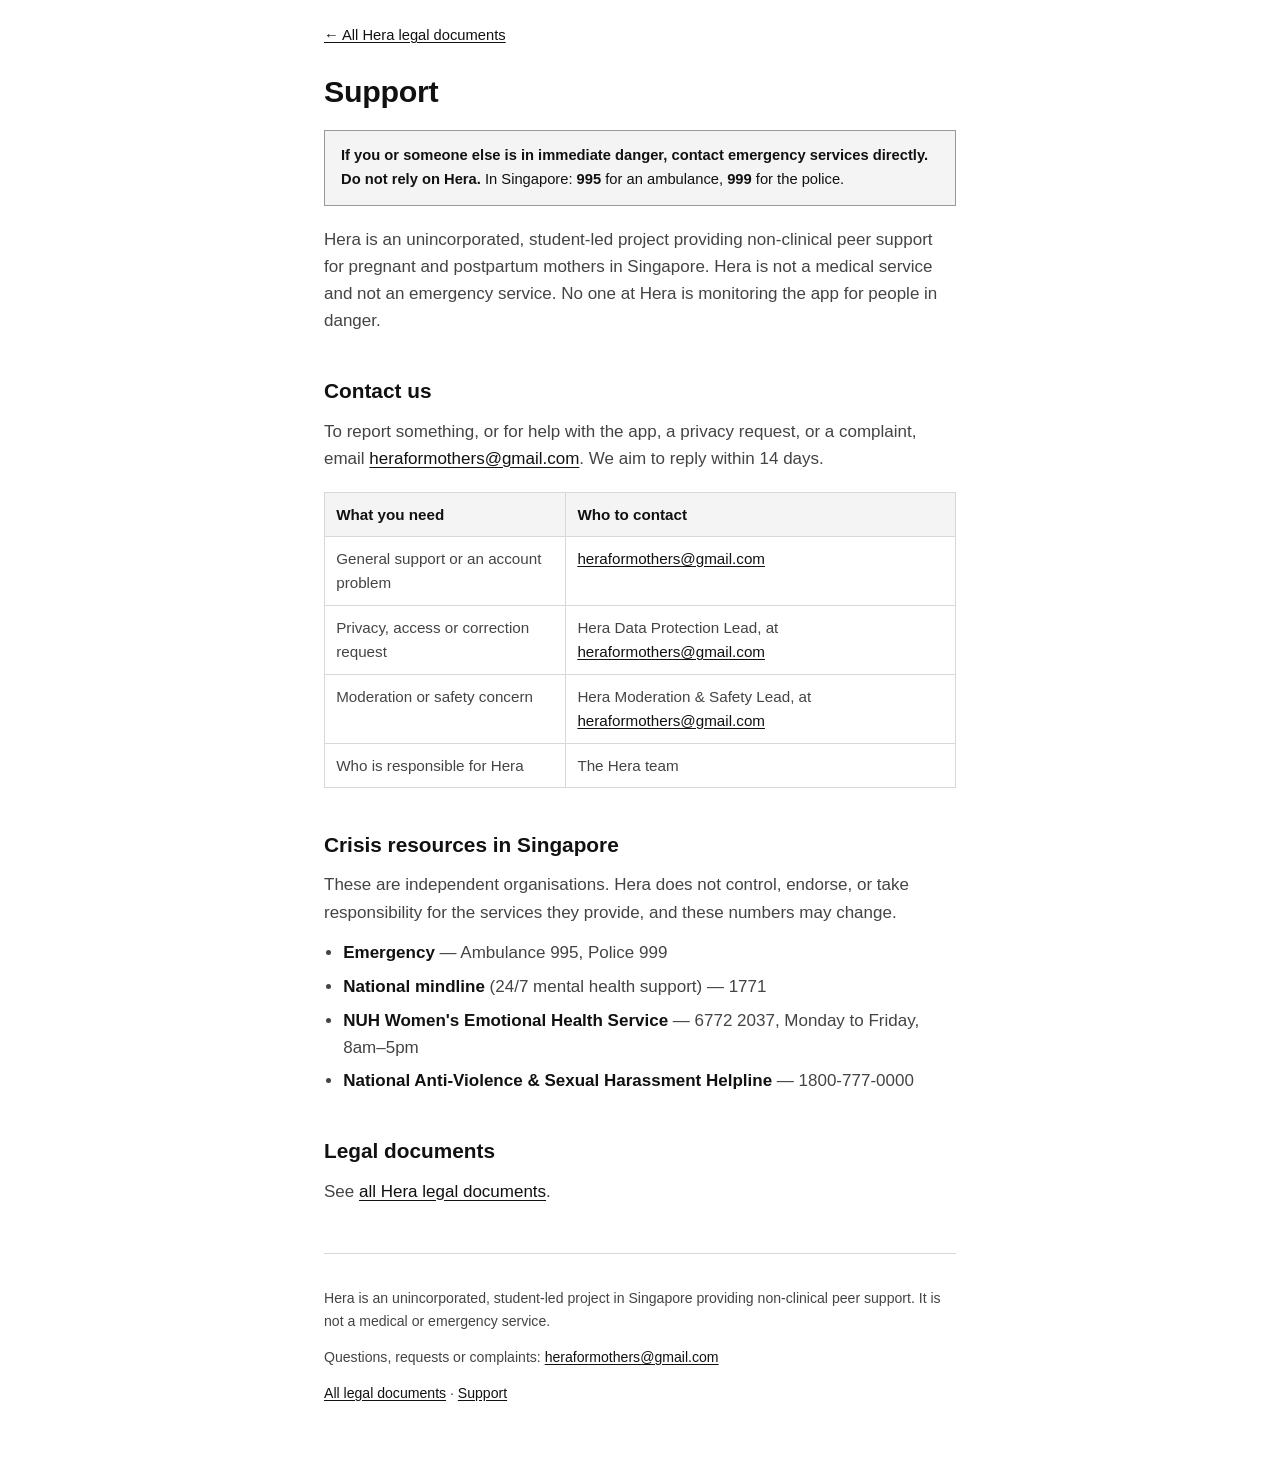
<file: support/index.html>
<!DOCTYPE html>
<html lang="en-SG">
<head>
<meta charset="utf-8">
<meta name="viewport" content="width=device-width, initial-scale=1">
<meta name="description" content="How to contact Hera, and crisis resources in Singapore.">
<title>Support &middot; Hera</title>
<link rel="stylesheet" href="../assets/style.css">
</head>
<body>
<main class="wrap">
<p class="backlink"><a href="../">&larr; All Hera legal documents</a></p>
<h1>Support</h1>
<div class="reviewnote"><p><strong>If you or someone else is in immediate danger, contact emergency
services directly. Do not rely on Hera.</strong> In Singapore: <strong>995</strong> for an
ambulance, <strong>999</strong> for the police.</p></div>
<p>Hera is an unincorporated, student-led project providing non-clinical peer support for pregnant
and postpartum mothers in Singapore. Hera is not a medical service and not an emergency service. No
one at Hera is monitoring the app for people in danger.</p>
<h2 id="contact-us">Contact us</h2>
<p>To report something, or for help with the app, a privacy request, or a complaint, email
<a href="mailto:heraformothers@gmail.com">heraformothers@gmail.com</a>. We aim to reply within 14 days.</p>
<div class="tablewrap"><table>
<thead><tr><th scope="col">What you need</th><th scope="col">Who to contact</th></tr></thead>
<tbody>
<tr><td data-label="What you need">General support or an account problem</td>
    <td data-label="Who to contact"><a href="mailto:heraformothers@gmail.com">heraformothers@gmail.com</a></td></tr>
<tr><td data-label="What you need">Privacy, access or correction request</td>
    <td data-label="Who to contact">Hera Data Protection Lead,
    at <a href="mailto:heraformothers@gmail.com">heraformothers@gmail.com</a></td></tr>
<tr><td data-label="What you need">Moderation or safety concern</td>
    <td data-label="Who to contact">Hera Moderation &amp; Safety Lead,
    at <a href="mailto:heraformothers@gmail.com">heraformothers@gmail.com</a></td></tr>
<tr><td data-label="What you need">Who is responsible for Hera</td>
    <td data-label="Who to contact">The Hera team</td></tr>
</tbody></table></div>
<h2 id="crisis-resources">Crisis resources in Singapore</h2>
<p>These are independent organisations. Hera does not control, endorse, or take responsibility for
the services they provide, and these numbers may change.</p>
<ul>
<li><strong>Emergency</strong> &mdash; Ambulance 995, Police 999</li>
<li><strong>National mindline</strong> (24/7 mental health support) &mdash; 1771</li>
<li><strong>NUH Women's Emotional Health Service</strong> &mdash; 6772 2037, Monday to Friday, 8am&ndash;5pm</li>
<li><strong>National Anti-Violence &amp; Sexual Harassment Helpline</strong> &mdash; 1800-777-0000</li>
</ul>
<h2 id="legal">Legal documents</h2>
<p>See <a href="../">all Hera legal documents</a>.</p>
<footer>
<p>Hera is an unincorporated, student-led project in Singapore providing non-clinical peer support.
It is not a medical or emergency service.</p>
<p>Questions, requests or complaints: <a href="mailto:heraformothers@gmail.com">heraformothers@gmail.com</a></p>
<p><a href="../">All legal documents</a> &middot; <a href="../support/">Support</a></p>
</footer>
</main>
</body>
</html>
</file>
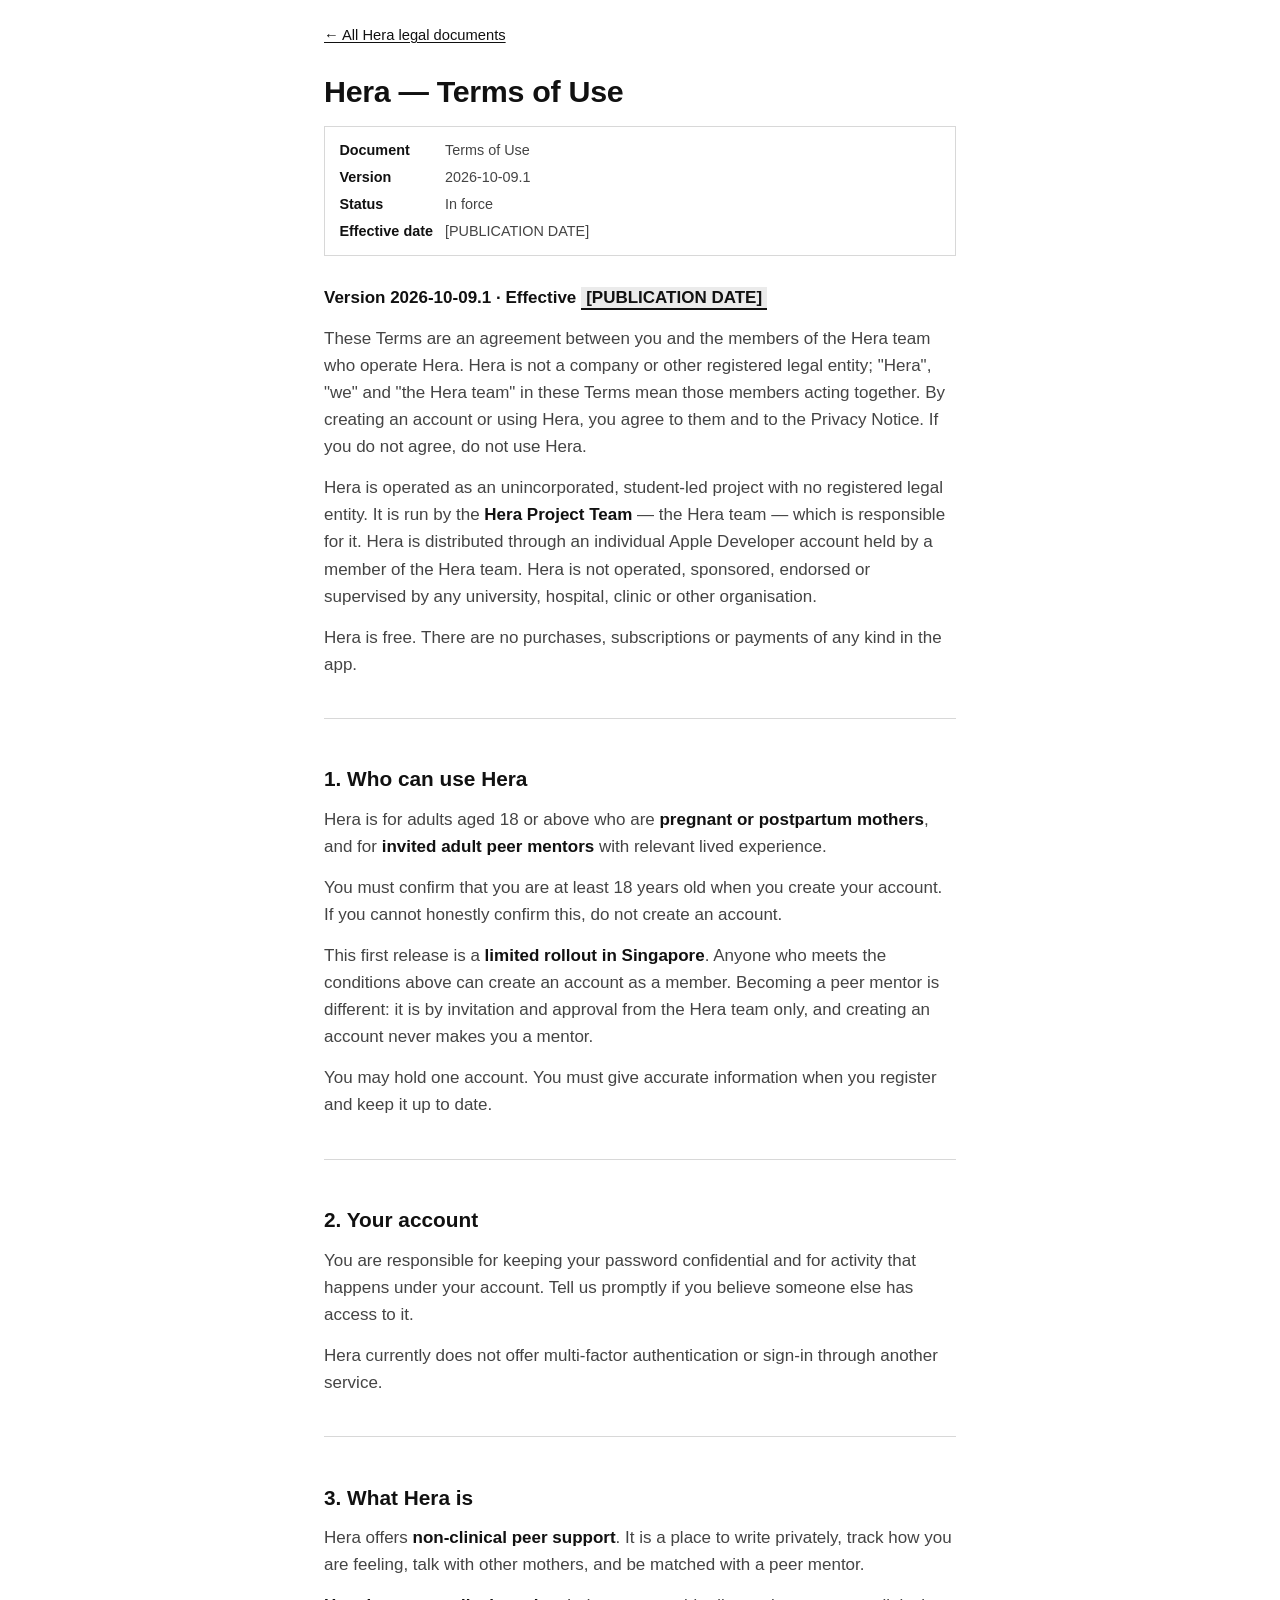
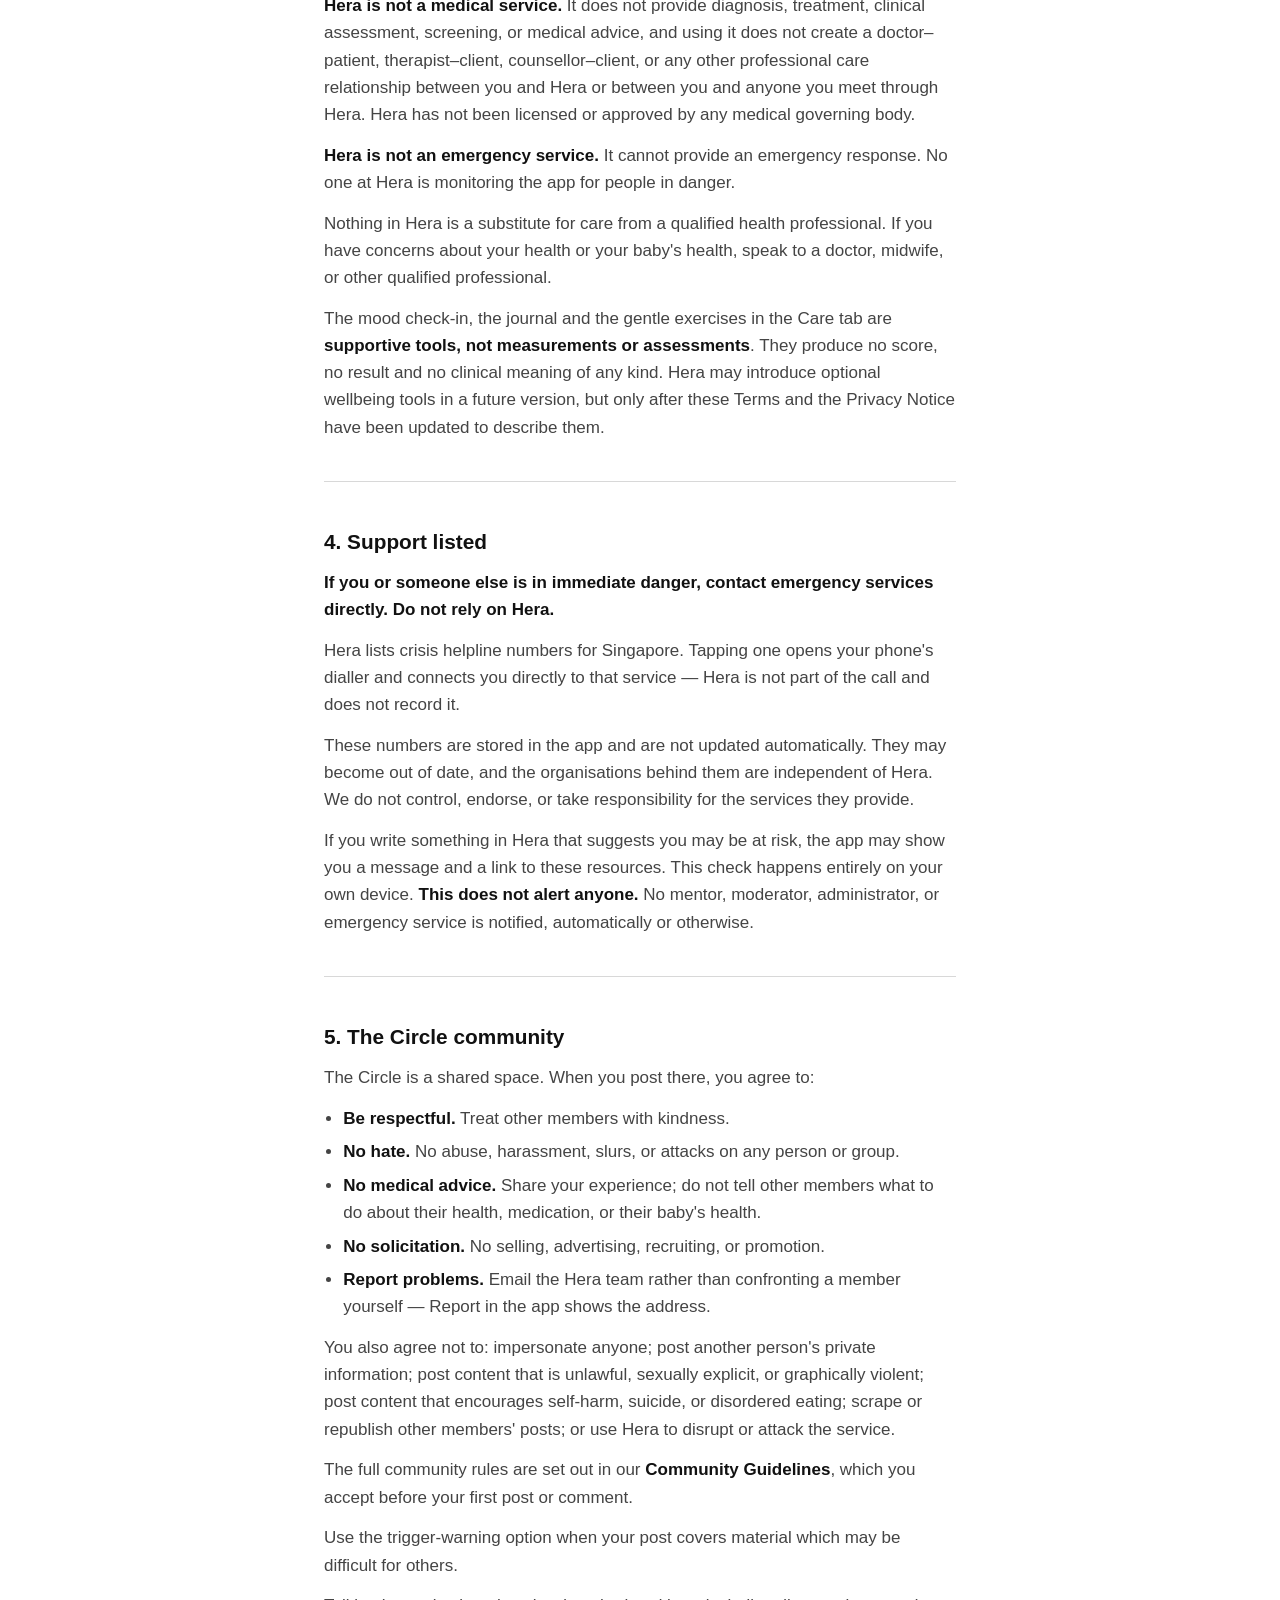
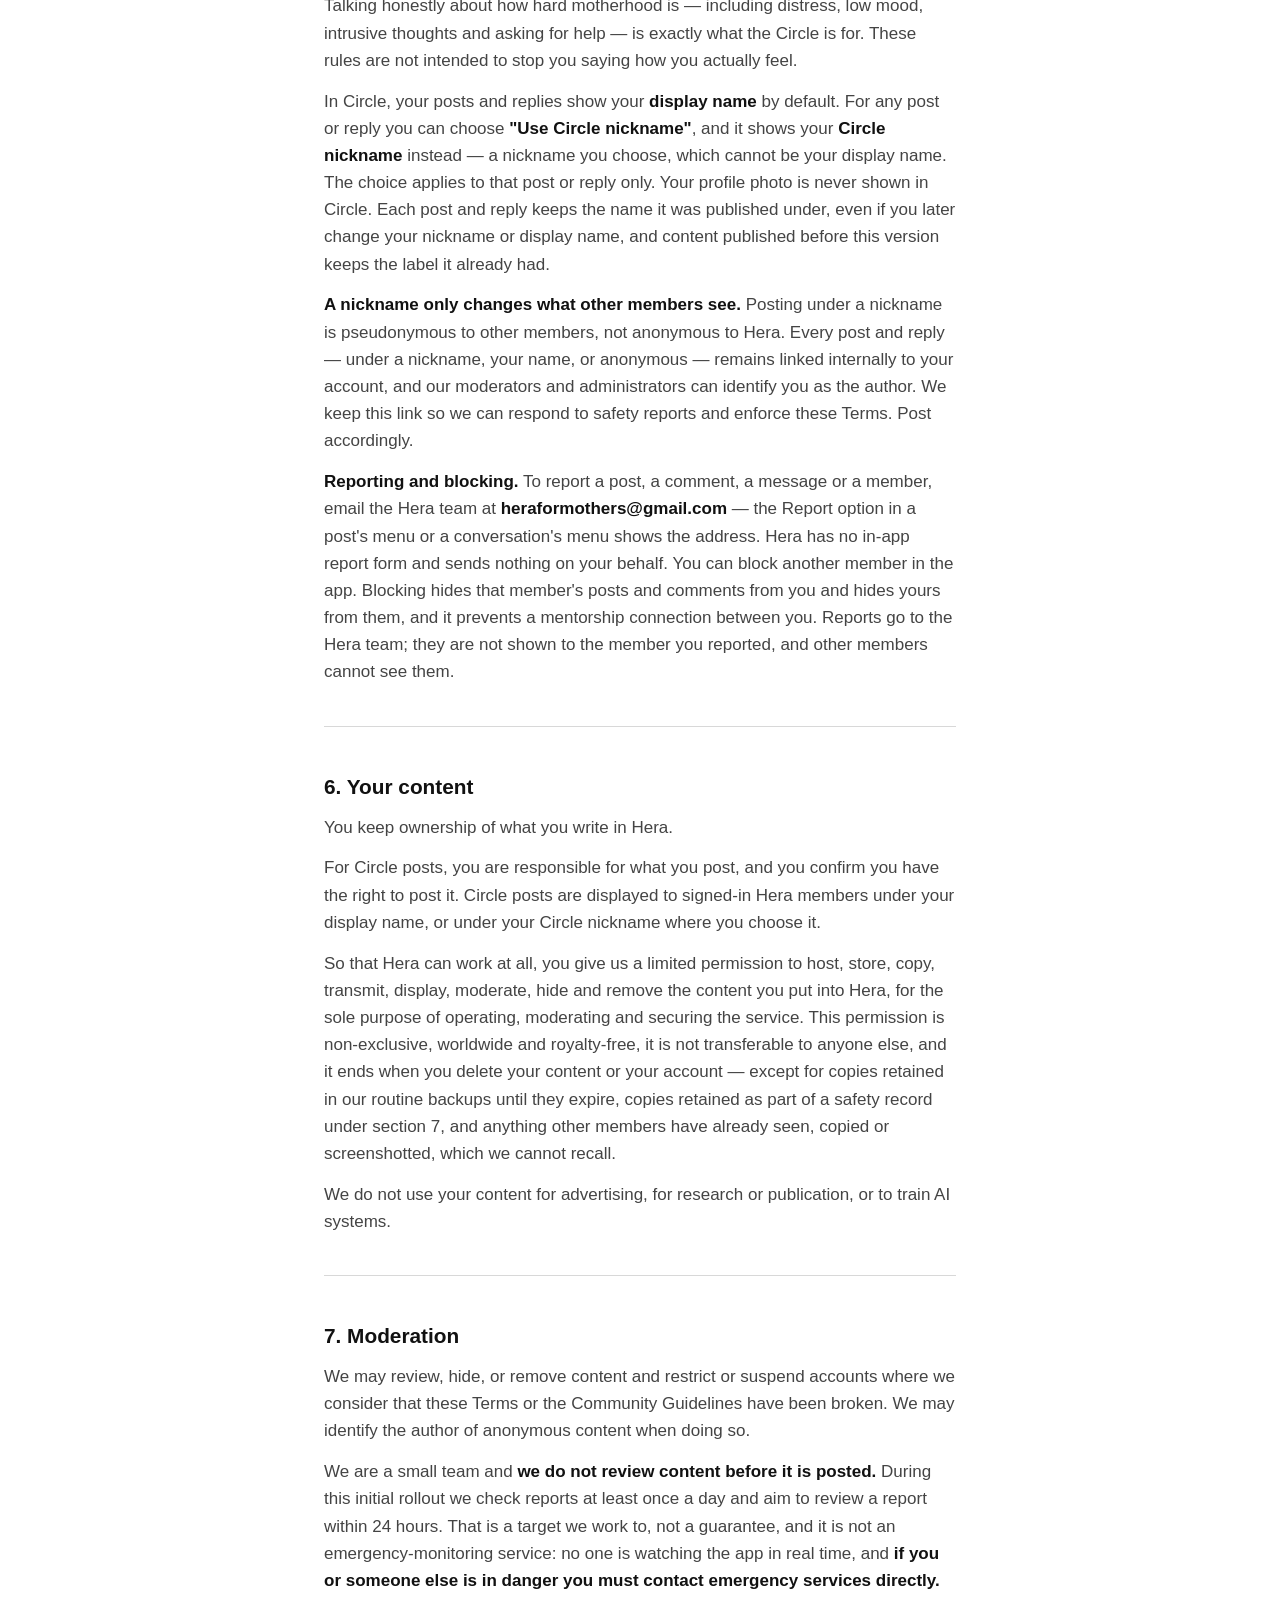
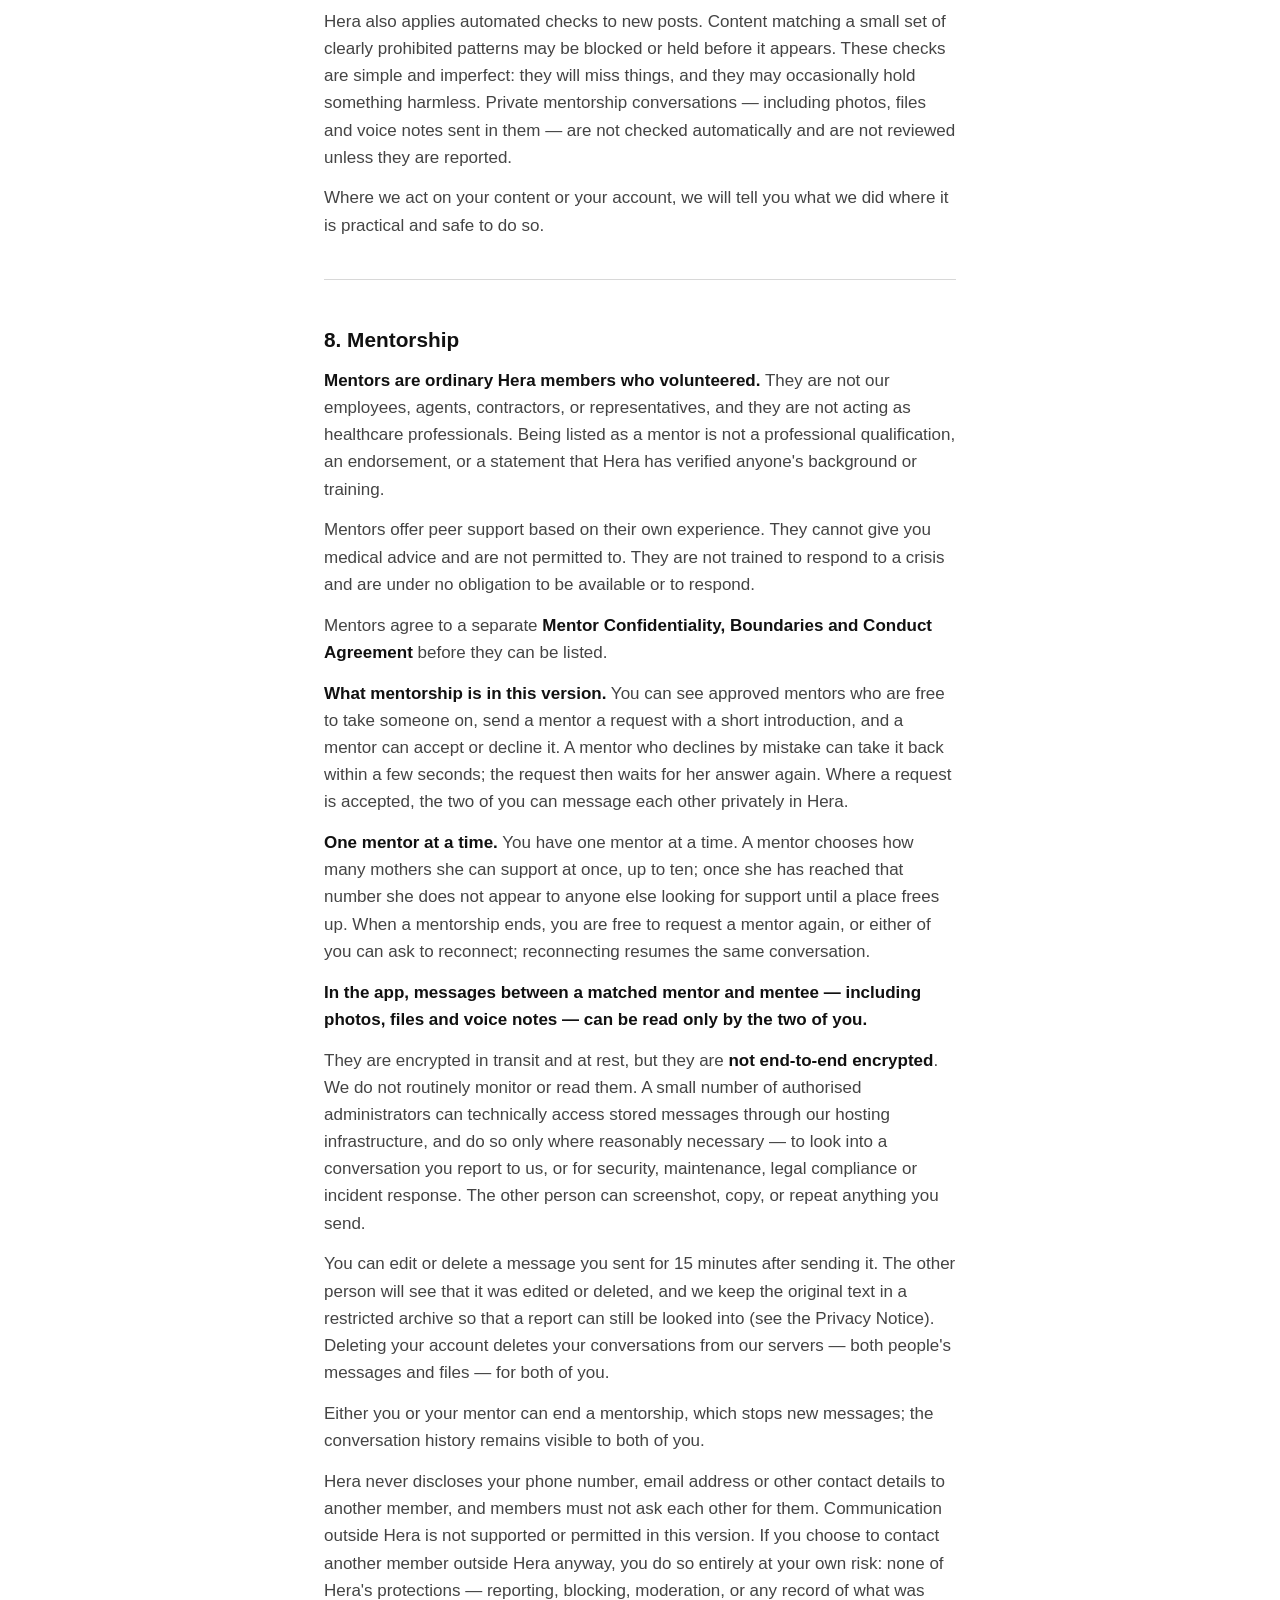
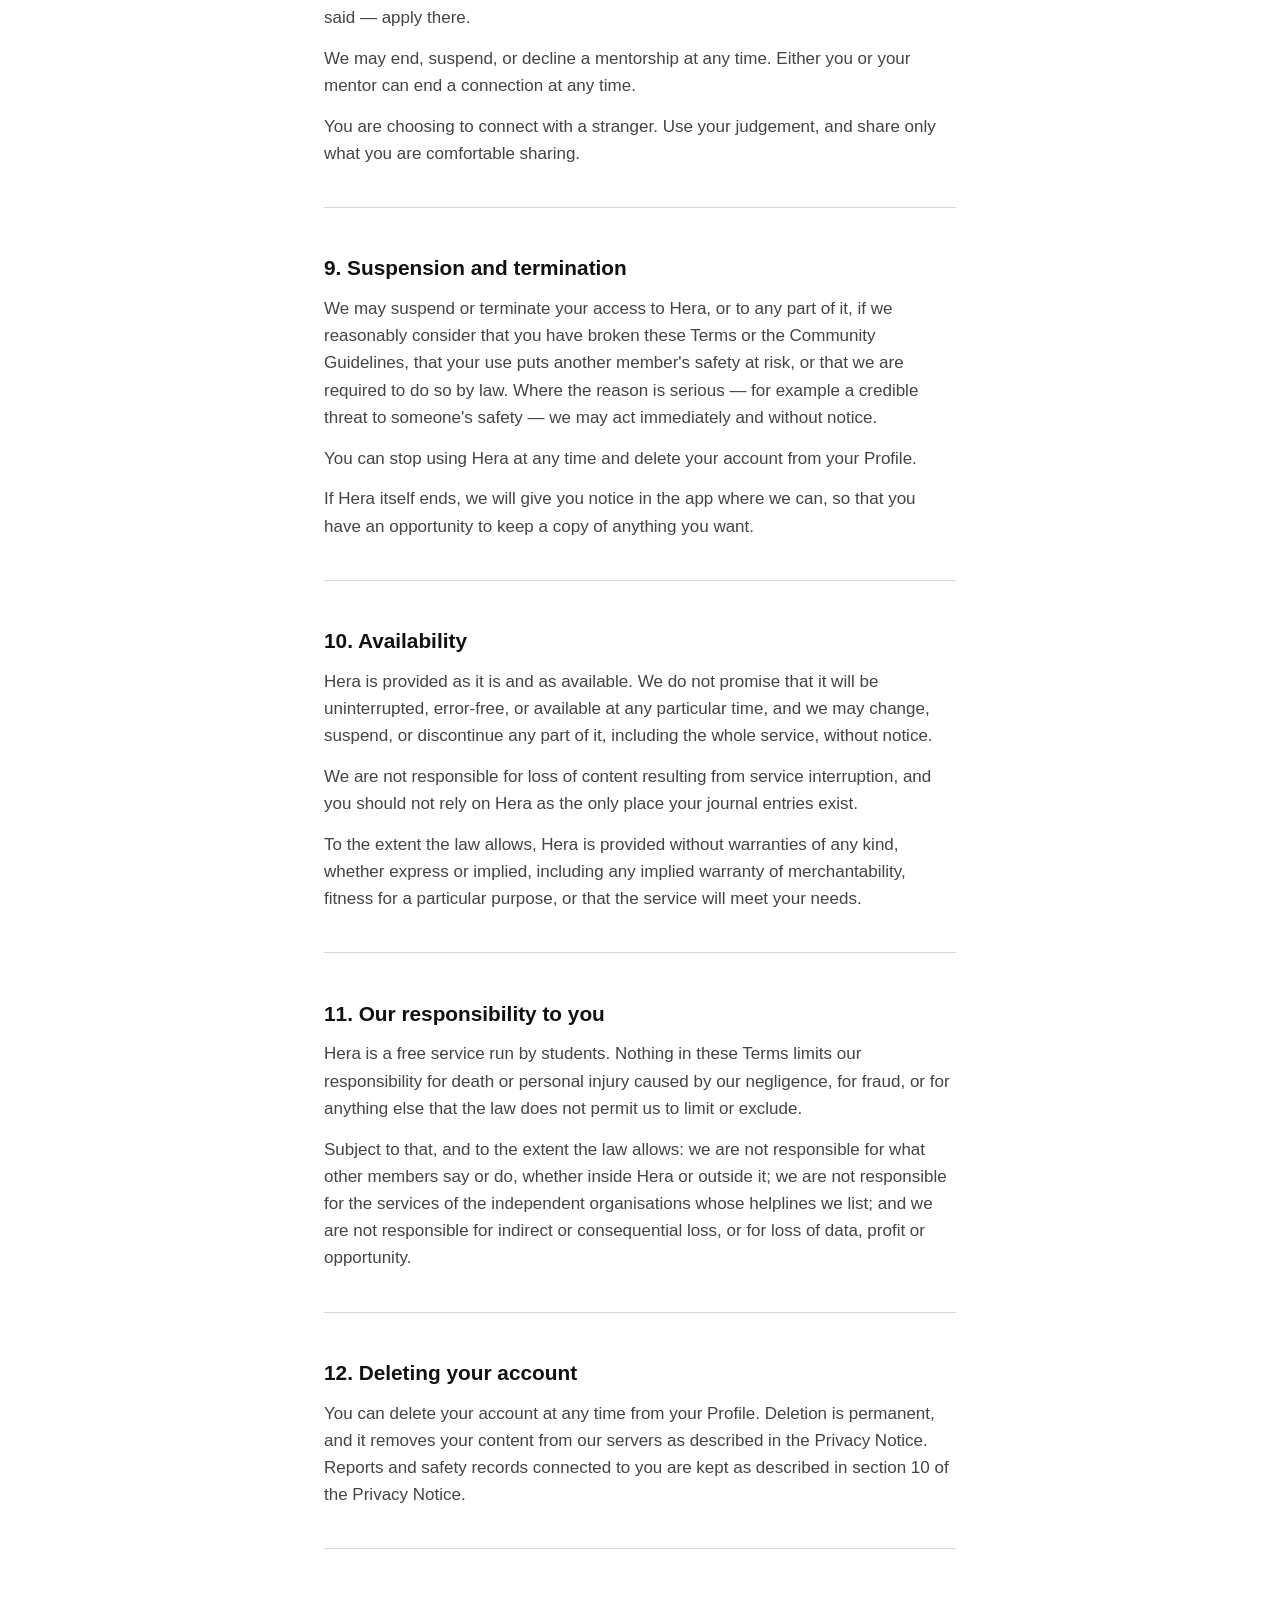
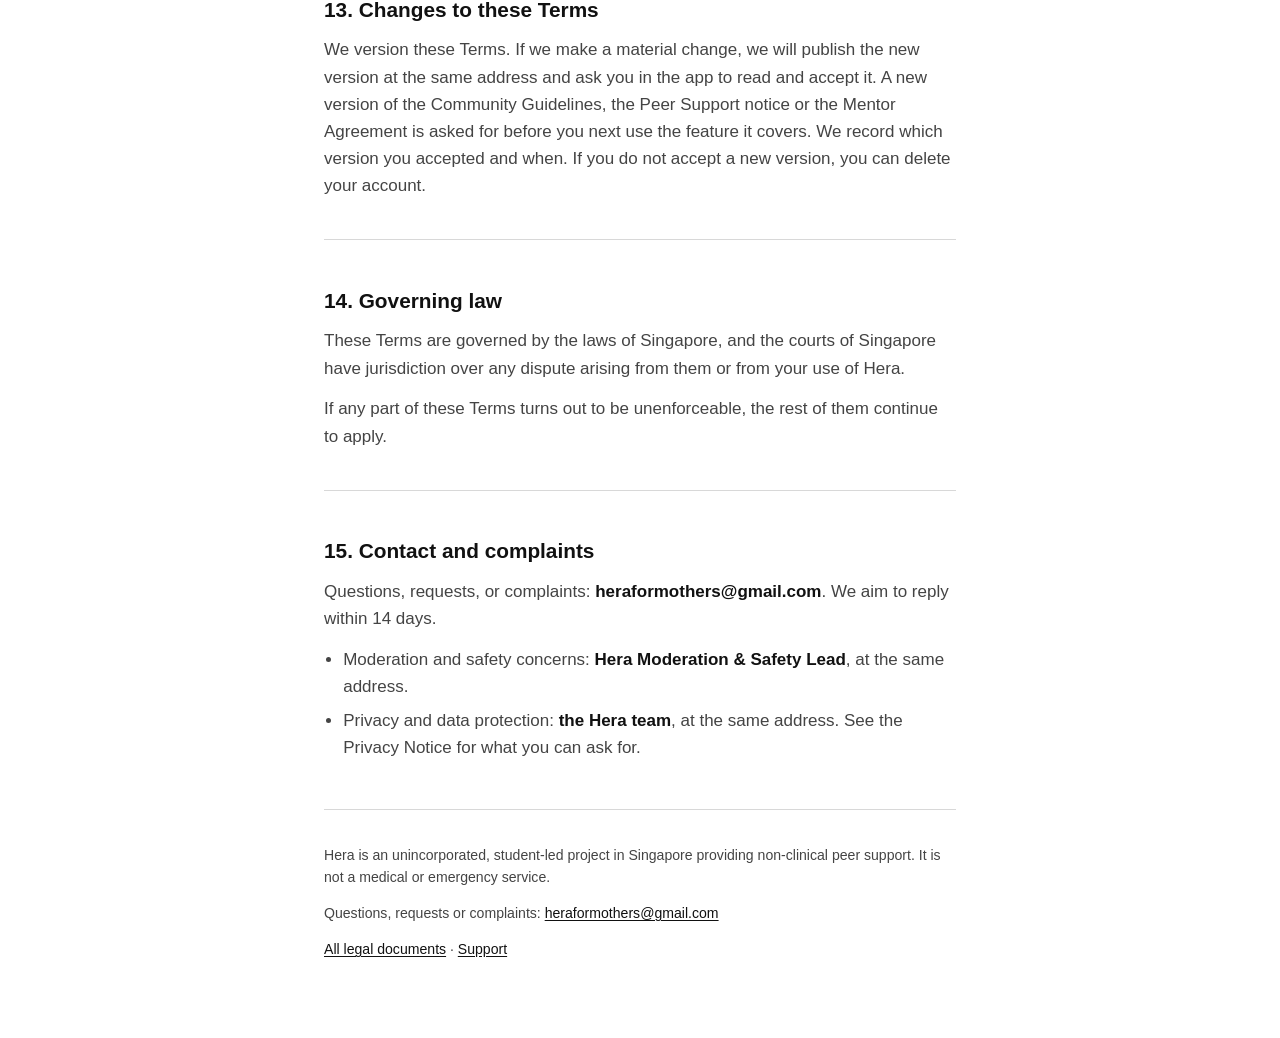
<file: terms/index.html>
<!DOCTYPE html>
<html lang="en-SG">
<head>
<meta charset="utf-8">
<meta name="viewport" content="width=device-width, initial-scale=1">
<meta name="description" content="The agreement between you and Hera, including what Hera is and is not.">
<title>Terms of Use &middot; Hera</title>
<link rel="stylesheet" href="../assets/style.css">
</head>
<body>
<main class="wrap">
<p class="backlink"><a href="../">&larr; All Hera legal documents</a></p>
<h1>Hera — Terms of Use</h1>
<div class="docmeta"><dl>
<dt>Document</dt><dd>Terms of Use</dd>
<dt>Version</dt><dd>2026-10-09.1</dd>
<dt>Status</dt><dd>In force</dd>
<dt>Effective date</dt><dd>[PUBLICATION DATE]</dd>
</dl></div>
<p><strong>Version 2026-10-09.1 · Effective <span class="placeholder">[PUBLICATION DATE]</span></strong></p>
<p>These Terms are an agreement between you and the members of the Hera team who operate Hera. Hera is not a company or other registered legal entity; "Hera", "we" and "the Hera team" in these Terms mean those members acting together. By creating an account or using Hera, you agree to them and to the Privacy Notice. If you do not agree, do not use Hera.</p>
<p>Hera is operated as an unincorporated, student-led project with no registered legal entity. It is run by the <strong>Hera Project Team</strong> — the Hera team — which is responsible for it. Hera is distributed through an individual Apple Developer account held by a member of the Hera team. Hera is not operated, sponsored, endorsed or supervised by any university, hospital, clinic or other organisation.</p>
<p>Hera is free. There are no purchases, subscriptions or payments of any kind in the app.</p>
<hr>
<h2 id="who-can-use-hera">1. Who can use Hera</h2>
<p>Hera is for adults aged 18 or above who are <strong>pregnant or postpartum mothers</strong>, and for <strong>invited adult peer mentors</strong> with relevant lived experience.</p>
<p>You must confirm that you are at least 18 years old when you create your account. If you cannot honestly confirm this, do not create an account.</p>
<p>This first release is a <strong>limited rollout in Singapore</strong>. Anyone who meets the conditions above can create an account as a member. Becoming a peer mentor is different: it is by invitation and approval from the Hera team only, and creating an account never makes you a mentor.</p>
<p>You may hold one account. You must give accurate information when you register and keep it up to date.</p>
<hr>
<h2 id="your-account">2. Your account</h2>
<p>You are responsible for keeping your password confidential and for activity that happens under your account. Tell us promptly if you believe someone else has access to it.</p>
<p>Hera currently does not offer multi-factor authentication or sign-in through another service.</p>
<hr>
<h2 id="what-hera-is">3. What Hera is</h2>
<p>Hera offers <strong>non-clinical peer support</strong>. It is a place to write privately, track how you are feeling, talk with other mothers, and be matched with a peer mentor.</p>
<p><strong>Hera is not a medical service.</strong> It does not provide diagnosis, treatment, clinical assessment, screening, or medical advice, and using it does not create a doctor–patient, therapist–client, counsellor–client, or any other professional care relationship between you and Hera or between you and anyone you meet through Hera. Hera has not been licensed or approved by any medical governing body.</p>
<p><strong>Hera is not an emergency service.</strong> It cannot provide an emergency response. No one at Hera is monitoring the app for people in danger.</p>
<p>Nothing in Hera is a substitute for care from a qualified health professional. If you have concerns about your health or your baby's health, speak to a doctor, midwife, or other qualified professional.</p>
<p>The mood check-in, the journal and the gentle exercises in the Care tab are <strong>supportive tools, not measurements or assessments</strong>. They produce no score, no result and no clinical meaning of any kind. Hera may introduce optional wellbeing tools in a future version, but only after these Terms and the Privacy Notice have been updated to describe them.</p>
<hr>
<h2 id="support-listed">4. Support listed</h2>
<p><strong>If you or someone else is in immediate danger, contact emergency services directly. Do not rely on Hera.</strong></p>
<p>Hera lists crisis helpline numbers for Singapore. Tapping one opens your phone's dialler and connects you directly to that service — Hera is not part of the call and does not record it.</p>
<p>These numbers are stored in the app and are not updated automatically. They may become out of date, and the organisations behind them are independent of Hera. We do not control, endorse, or take responsibility for the services they provide.</p>
<p>If you write something in Hera that suggests you may be at risk, the app may show you a message and a link to these resources. This check happens entirely on your own device. <strong>This does not alert anyone.</strong> No mentor, moderator, administrator, or emergency service is notified, automatically or otherwise.</p>
<hr>
<h2 id="the-circle-community">5. The Circle community</h2>
<p>The Circle is a shared space. When you post there, you agree to:</p>
<ul><li><strong>Be respectful.</strong> Treat other members with kindness.</li><li><strong>No hate.</strong> No abuse, harassment, slurs, or attacks on any person or group.</li><li><strong>No medical advice.</strong> Share your experience; do not tell other members what to do about their health, medication, or their baby's health.</li><li><strong>No solicitation.</strong> No selling, advertising, recruiting, or promotion.</li><li><strong>Report problems.</strong> Email the Hera team rather than confronting a member yourself — Report in the app shows the address.</li></ul>
<p>You also agree not to: impersonate anyone; post another person's private information; post content that is unlawful, sexually explicit, or graphically violent; post content that encourages self-harm, suicide, or disordered eating; scrape or republish other members' posts; or use Hera to disrupt or attack the service.</p>
<p>The full community rules are set out in our <strong>Community Guidelines</strong>, which you accept before your first post or comment.</p>
<p>Use the trigger-warning option when your post covers material which may be difficult for others.</p>
<p>Talking honestly about how hard motherhood is — including distress, low mood, intrusive thoughts and asking for help — is exactly what the Circle is for. These rules are not intended to stop you saying how you actually feel.</p>
<p>In Circle, your posts and replies show your <strong>display name</strong> by default. For any post or reply you can choose <strong>"Use Circle nickname"</strong>, and it shows your <strong>Circle nickname</strong> instead — a nickname you choose, which cannot be your display name. The choice applies to that post or reply only. Your profile photo is never shown in Circle. Each post and reply keeps the name it was published under, even if you later change your nickname or display name, and content published before this version keeps the label it already had.</p>
<p><strong>A nickname only changes what other members see.</strong> Posting under a nickname is pseudonymous to other members, not anonymous to Hera. Every post and reply — under a nickname, your name, or anonymous — remains linked internally to your account, and our moderators and administrators can identify you as the author. We keep this link so we can respond to safety reports and enforce these Terms. Post accordingly.</p>
<p><strong>Reporting and blocking.</strong> To report a post, a comment, a message or a member, email the Hera team at <strong>heraformothers@gmail.com</strong> — the Report option in a post's menu or a conversation's menu shows the address. Hera has no in-app report form and sends nothing on your behalf. You can block another member in the app. Blocking hides that member's posts and comments from you and hides yours from them, and it prevents a mentorship connection between you. Reports go to the Hera team; they are not shown to the member you reported, and other members cannot see them.</p>
<hr>
<h2 id="your-content">6. Your content</h2>
<p>You keep ownership of what you write in Hera.</p>
<p>For Circle posts, you are responsible for what you post, and you confirm you have the right to post it. Circle posts are displayed to signed-in Hera members under your display name, or under your Circle nickname where you choose it.</p>
<p>So that Hera can work at all, you give us a limited permission to host, store, copy, transmit, display, moderate, hide and remove the content you put into Hera, for the sole purpose of operating, moderating and securing the service. This permission is non-exclusive, worldwide and royalty-free, it is not transferable to anyone else, and it ends when you delete your content or your account — except for copies retained in our routine backups until they expire, copies retained as part of a safety record under section 7, and anything other members have already seen, copied or screenshotted, which we cannot recall.</p>
<p>We do not use your content for advertising, for research or publication, or to train AI systems.</p>
<hr>
<h2 id="moderation">7. Moderation</h2>
<p>We may review, hide, or remove content and restrict or suspend accounts where we consider that these Terms or the Community Guidelines have been broken. We may identify the author of anonymous content when doing so.</p>
<p>We are a small team and <strong>we do not review content before it is posted.</strong> During this initial rollout we check reports at least once a day and aim to review a report within 24 hours. That is a target we work to, not a guarantee, and it is not an emergency-monitoring service: no one is watching the app in real time, and <strong>if you or someone else is in danger you must contact emergency services directly.</strong></p>
<p>Hera also applies automated checks to new posts. Content matching a small set of clearly prohibited patterns may be blocked or held before it appears. These checks are simple and imperfect: they will miss things, and they may occasionally hold something harmless. Private mentorship conversations — including photos, files and voice notes sent in them — are not checked automatically and are not reviewed unless they are reported.</p>
<p>Where we act on your content or your account, we will tell you what we did where it is practical and safe to do so.</p>
<hr>
<h2 id="mentorship">8. Mentorship</h2>
<p><strong>Mentors are ordinary Hera members who volunteered.</strong> They are not our employees, agents, contractors, or representatives, and they are not acting as healthcare professionals. Being listed as a mentor is not a professional qualification, an endorsement, or a statement that Hera has verified anyone's background or training.</p>
<p>Mentors offer peer support based on their own experience. They cannot give you medical advice and are not permitted to. They are not trained to respond to a crisis and are under no obligation to be available or to respond.</p>
<p>Mentors agree to a separate <strong>Mentor Confidentiality, Boundaries and Conduct Agreement</strong> before they can be listed.</p>
<p><strong>What mentorship is in this version.</strong> You can see approved mentors who are free to take someone on, send a mentor a request with a short introduction, and a mentor can accept or decline it. A mentor who declines by mistake can take it back within a few seconds; the request then waits for her answer again. Where a request is accepted, the two of you can message each other privately in Hera.</p>
<p><strong>One mentor at a time.</strong> You have one mentor at a time. A mentor chooses how many mothers she can support at once, up to ten; once she has reached that number she does not appear to anyone else looking for support until a place frees up. When a mentorship ends, you are free to request a mentor again, or either of you can ask to reconnect; reconnecting resumes the same conversation.</p>
<p><strong>In the app, messages between a matched mentor and mentee — including photos, files and voice notes — can be read only by the two of you.</strong></p>
<p>They are encrypted in transit and at rest, but they are <strong>not end-to-end encrypted</strong>. We do not routinely monitor or read them. A small number of authorised administrators can technically access stored messages through our hosting infrastructure, and do so only where reasonably necessary — to look into a conversation you report to us, or for security, maintenance, legal compliance or incident response. The other person can screenshot, copy, or repeat anything you send.</p>
<p>You can edit or delete a message you sent for 15 minutes after sending it. The other person will see that it was edited or deleted, and we keep the original text in a restricted archive so that a report can still be looked into (see the Privacy Notice). Deleting your account deletes your conversations from our servers — both people's messages and files — for both of you.</p>
<p>Either you or your mentor can end a mentorship, which stops new messages; the conversation history remains visible to both of you.</p>
<p>Hera never discloses your phone number, email address or other contact details to another member, and members must not ask each other for them. Communication outside Hera is not supported or permitted in this version. If you choose to contact another member outside Hera anyway, you do so entirely at your own risk: none of Hera's protections — reporting, blocking, moderation, or any record of what was said — apply there.</p>
<p>We may end, suspend, or decline a mentorship at any time. Either you or your mentor can end a connection at any time.</p>
<p>You are choosing to connect with a stranger. Use your judgement, and share only what you are comfortable sharing.</p>
<hr>
<h2 id="suspension-and-termination">9. Suspension and termination</h2>
<p>We may suspend or terminate your access to Hera, or to any part of it, if we reasonably consider that you have broken these Terms or the Community Guidelines, that your use puts another member's safety at risk, or that we are required to do so by law. Where the reason is serious — for example a credible threat to someone's safety — we may act immediately and without notice.</p>
<p>You can stop using Hera at any time and delete your account from your Profile.</p>
<p>If Hera itself ends, we will give you notice in the app where we can, so that you have an opportunity to keep a copy of anything you want.</p>
<hr>
<h2 id="availability">10. Availability</h2>
<p>Hera is provided as it is and as available. We do not promise that it will be uninterrupted, error-free, or available at any particular time, and we may change, suspend, or discontinue any part of it, including the whole service, without notice.</p>
<p>We are not responsible for loss of content resulting from service interruption, and you should not rely on Hera as the only place your journal entries exist.</p>
<p>To the extent the law allows, Hera is provided without warranties of any kind, whether express or implied, including any implied warranty of merchantability, fitness for a particular purpose, or that the service will meet your needs.</p>
<hr>
<h2 id="our-responsibility-to-you">11. Our responsibility to you</h2>
<p>Hera is a free service run by students. Nothing in these Terms limits our responsibility for death or personal injury caused by our negligence, for fraud, or for anything else that the law does not permit us to limit or exclude.</p>
<p>Subject to that, and to the extent the law allows: we are not responsible for what other members say or do, whether inside Hera or outside it; we are not responsible for the services of the independent organisations whose helplines we list; and we are not responsible for indirect or consequential loss, or for loss of data, profit or opportunity.</p>
<hr>
<h2 id="deleting-your-account">12. Deleting your account</h2>
<p>You can delete your account at any time from your Profile. Deletion is permanent, and it removes your content from our servers as described in the Privacy Notice. Reports and safety records connected to you are kept as described in section 10 of the Privacy Notice.</p>
<hr>
<h2 id="changes-to-these-terms">13. Changes to these Terms</h2>
<p>We version these Terms. If we make a material change, we will publish the new version at the same address and ask you in the app to read and accept it. A new version of the Community Guidelines, the Peer Support notice or the Mentor Agreement is asked for before you next use the feature it covers. We record which version you accepted and when. If you do not accept a new version, you can delete your account.</p>
<hr>
<h2 id="governing-law">14. Governing law</h2>
<p>These Terms are governed by the laws of Singapore, and the courts of Singapore have jurisdiction over any dispute arising from them or from your use of Hera.</p>
<p>If any part of these Terms turns out to be unenforceable, the rest of them continue to apply.</p>
<hr>
<h2 id="contact-and-complaints">15. Contact and complaints</h2>
<p>Questions, requests, or complaints: <strong>heraformothers@gmail.com</strong>. We aim to reply within 14 days.</p>
<ul><li>Moderation and safety concerns: <strong>Hera Moderation &amp; Safety Lead</strong>, at the same address.</li><li>Privacy and data protection: <strong>the Hera team</strong>, at the same address. See the Privacy Notice for what you can ask for.</li></ul>
<footer>
<p>Hera is an unincorporated, student-led project in Singapore providing non-clinical peer support.
It is not a medical or emergency service.</p>
<p>Questions, requests or complaints: <a href="mailto:heraformothers@gmail.com">heraformothers@gmail.com</a></p>
<p><a href="../">All legal documents</a> &middot; <a href="../support/">Support</a></p>
</footer>
</main>
</body>
</html>
</file>
<file: assets/style.css>
/* Hera legal pages.
   Black and white, system fonts only. No third-party fonts, no analytics,
   no tracking, no cookies, no JavaScript. */

:root {
  --ink: #111111;
  --ink-soft: #444444;
  --rule: #d8d8d8;
  --rule-strong: #999999;
  --paper: #ffffff;
  --draft-bg: #f4f4f4;
  --placeholder-bg: #ebebeb;
  --measure: 42rem;
}

* { box-sizing: border-box; }

html {
  /* Never let a wide table push the page sideways. */
  overflow-x: hidden;
  -webkit-text-size-adjust: 100%;
}

body {
  margin: 0;
  background: var(--paper);
  color: var(--ink);
  font-family: -apple-system, BlinkMacSystemFont, "Segoe UI", Roboto, Helvetica, Arial, sans-serif;
  font-size: 17px;
  line-height: 1.6;
  overflow-x: hidden;
}

.wrap {
  max-width: var(--measure);
  margin: 0 auto;
  padding: 1.5rem 1.25rem 4rem;
}

/* ---------------------------------------------------------------- banner */

.draft-banner {
  background: var(--ink);
  color: var(--paper);
  padding: 0.85rem 1.25rem;
  font-weight: 700;
  font-size: 0.95rem;
  letter-spacing: 0.02em;
  text-align: center;
}

.draft-banner p {
  margin: 0.35rem 0 0;
  font-weight: 400;
  font-size: 0.85rem;
  line-height: 1.5;
}

/* ------------------------------------------------------------------ text */

h1 {
  font-size: 1.9rem;
  line-height: 1.25;
  margin: 1.5rem 0 0.5rem;
  letter-spacing: -0.01em;
}

h2 {
  font-size: 1.3rem;
  line-height: 1.3;
  margin: 2.25rem 0 0.6rem;
  padding-top: 0.4rem;
}

h3 {
  font-size: 1.05rem;
  margin: 1.6rem 0 0.4rem;
}

p, li { color: var(--ink-soft); }
p { margin: 0.85rem 0; }

strong { color: var(--ink); font-weight: 700; }

ul { padding-left: 1.2rem; margin: 0.85rem 0; }
li { margin: 0.4rem 0; }

hr {
  border: 0;
  border-top: 1px solid var(--rule);
  margin: 2.5rem 0;
}

a { color: var(--ink); text-decoration: underline; text-underline-offset: 0.15em; }
a:hover { text-decoration-thickness: 2px; }
a:focus-visible { outline: 2px solid var(--ink); outline-offset: 2px; }

code {
  font-family: ui-monospace, SFMono-Regular, Menlo, monospace;
  font-size: 0.9em;
  background: var(--draft-bg);
  padding: 0.1em 0.35em;
  border-radius: 3px;
}

/* --------------------------------------------------------- doc meta line */

.docmeta {
  font-size: 0.9rem;
  color: var(--ink-soft);
  border: 1px solid var(--rule);
  padding: 0.75rem 0.9rem;
  margin: 1rem 0 1.75rem;
}

.docmeta dl { margin: 0; display: grid; grid-template-columns: auto 1fr; gap: 0.25rem 0.75rem; }
.docmeta dt { font-weight: 700; color: var(--ink); }
.docmeta dd { margin: 0; }

/* ------------------------------------------------------------ placeholder */

.placeholder {
  background: var(--placeholder-bg);
  color: var(--ink);
  border-bottom: 2px solid var(--ink);
  padding: 0.05em 0.3em;
  font-weight: 700;
  font-style: normal;
}

.reviewnote {
  border: 1px solid var(--rule-strong);
  background: var(--draft-bg);
  padding: 0.85rem 1rem;
  margin: 1.25rem 0;
  font-size: 0.92rem;
}

.reviewnote p { margin: 0.4rem 0; color: var(--ink); }
.reviewnote p:first-child { margin-top: 0; }
.reviewnote p:last-child { margin-bottom: 0; }

/* ---------------------------------------------------------------- tables */

.tablewrap { margin: 1.25rem 0; }

table {
  width: 100%;
  border-collapse: collapse;
  font-size: 0.95rem;
}

caption { text-align: left; font-weight: 700; padding-bottom: 0.5rem; }

th, td {
  border: 1px solid var(--rule);
  padding: 0.6rem 0.7rem;
  text-align: left;
  vertical-align: top;
}

th { background: var(--draft-bg); color: var(--ink); font-weight: 700; }
td { color: var(--ink-soft); }

/* Narrow screens: each row becomes a labelled card. No shrunken text, no
   horizontal scrolling. Labels come from data-label on each cell. */
@media (max-width: 40rem) {
  table, thead, tbody, tr, th, td { display: block; }

  thead { position: absolute; width: 1px; height: 1px; overflow: hidden; clip: rect(0 0 0 0); }

  tr {
    border: 1px solid var(--rule-strong);
    margin-bottom: 1rem;
    padding: 0.25rem 0;
  }

  td {
    border: 0;
    border-bottom: 1px solid var(--rule);
    padding: 0.6rem 0.8rem;
  }

  tr td:last-child { border-bottom: 0; }

  td::before {
    content: attr(data-label);
    display: block;
    font-weight: 700;
    color: var(--ink);
    font-size: 0.78rem;
    text-transform: uppercase;
    letter-spacing: 0.04em;
    margin-bottom: 0.2rem;
  }
}

/* -------------------------------------------------------------- nav/index */

.backlink { font-size: 0.92rem; margin: 0 0 0.5rem; }

.doclist { list-style: none; padding: 0; margin: 1.5rem 0; }

.doclist li {
  border: 1px solid var(--rule);
  padding: 0.9rem 1rem;
  margin: 0 0 0.75rem;
}

.doclist a { font-weight: 700; font-size: 1.05rem; }
.doclist p { margin: 0.3rem 0 0; font-size: 0.92rem; }

footer {
  margin-top: 3rem;
  padding-top: 1.25rem;
  border-top: 1px solid var(--rule);
  font-size: 0.88rem;
  color: var(--ink-soft);
}

@media print {
  .draft-banner { background: none; color: var(--ink); border: 2px solid var(--ink); }
}
</file>
